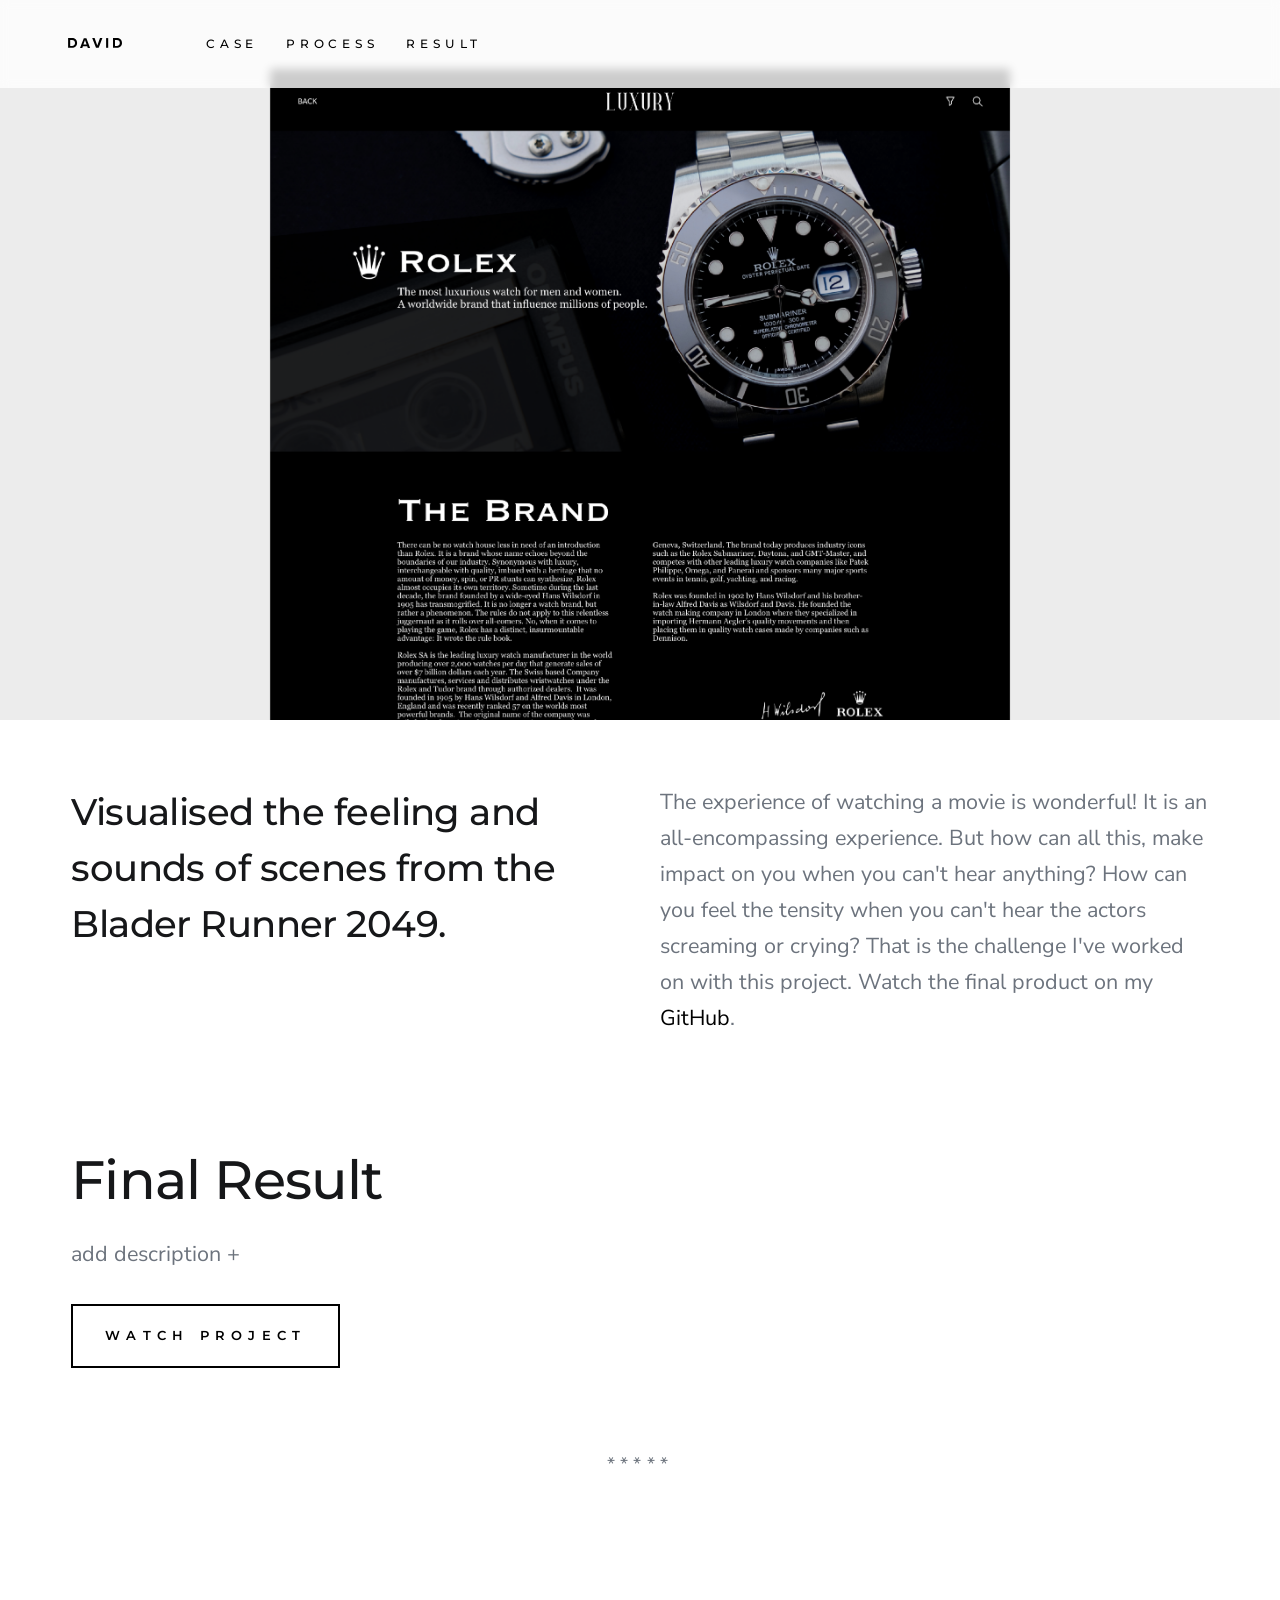
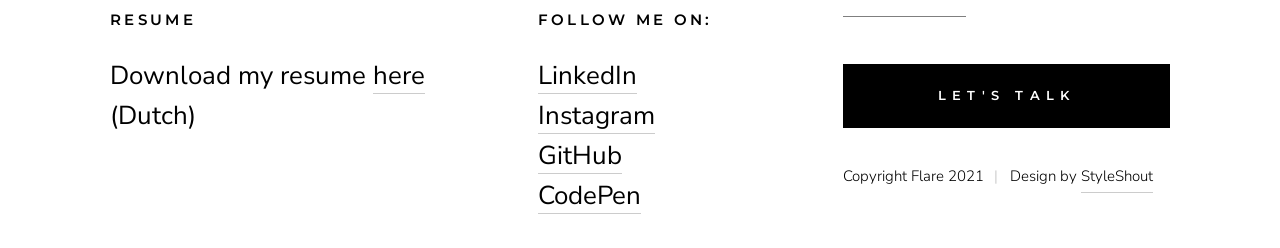
<file: c-colorGrid.html>
<!DOCTYPE html>
<html class="no-js" lang="en">
<head>

    <!--- basic page needs
    ================================================== -->
    <meta charset="utf-8">
    <title>David van Rumpt | Portfolio </title>
    <meta name="description" content="">
    <meta name="author" content="">

    <!-- mobile specific metas
    ================================================== -->
    <meta name="viewport" content="width=device-width, initial-scale=1">

    <!-- CSS
    ================================================== -->
    <link rel="stylesheet" href="css/styles.css">
    <link rel="stylesheet" href="css/vendor.css">

    <!-- script
    ================================================== -->
    <script src="js/modernizr.js"></script>
    <script defer src="js/fontawesome/all.min.js"></script>

    <!-- favicons
    ================================================== -->
    <link rel="apple-touch-icon" sizes="180x180" href="img/icons/favicon/favicon-180x180.png">
    <link rel="icon" type="image/png" sizes="32x32" href="img/icons/favicon/favicon-32x32.png">
    <link rel="icon" type="image/png" sizes="16x16" href="img/icons/favicon/favicon-16x16.png">
    <link rel="manifest" href="site.webmanifest">

</head>

<body>

    <!-- preloader
    ================================================== -->
    <div id="preloader">
        <div id="loader" class="dots-fade">
            <div></div>
            <div></div>
            <div></div>
        </div>
    </div>


    <!-- header
    ================================================== -->
    <header class="s-header">

        <div class="s-header__logo">
            <a href="index.html">
                <img src="img/icons/david-title.svg" alt="Homepage">
            </a>
        </div>

        <div class="s-header__content">
            <nav class="s-header__nav-wrap">
                <ul class="s-header__nav">
                    <!-- <li><a class="smoothscroll" href="#hero" title="Intro">Home</a></li> -->
                    <li><a class="smoothscroll" href="#case" title="Case">Case</a></li>
                    <li><a class="smoothscroll" href="#process" title="Process">Process</a></li>
                    <li><a class="smoothscroll" href="#result" title="Result">Result</a></li>
                </ul>
            </nav> <!-- end s-header__nav-wrap -->
        </div> <!-- end header-content -->

        <a class="s-header__menu-toggle" href="#0"><span>Menu</span></a>
    </header> <!-- end s-header -->


    <!-- hero
    ================================================== -->
    <section id="hero" class="s-hero target-section">
        <img src="img/homepage/c-colorGrid.png" alt="">
    </section> <!-- end s-hero -->


    <!-- content
    ================================================== -->
    <section id="case" class="s-case">
        <div class="row">
            <div class="column large-6 w-900-stack">
                <h1 class="display-1" data-aos="fade-up">
                    Visualised the feeling and sounds of scenes from the Blader Runner 2049.
                </h1>
            </div>
            <div class="column large-6 w-900-stack">
                <p class="lead" data-aos="fade-up">
                    The experience of watching a movie is wonderful! It is an
                    all-encompassing experience. But how can all this, make impact on you when you can't hear anything?
                    How can you feel the tensity when you can't hear the actors screaming or crying? That is the challenge I've worked on with this project. 
                    Watch the final product on my <a href="https://github.com/davidvanr21/web-typography-20-21" target="_blank">GitHub</a>.
                </p>
            </div>
        </div>
    </section>

       
    <section id="result" class="s-result">
    <div class="row">
        <div class="column large-12 intro">
            <h1>Final Result</h1>
            <p class="lead"> add description +
            </p>
            <a class="btn btn--primary" href="https://github.com/davidvanr21/web-typography-20-21" target="_blank">Watch Project</a>
            <hr class="fancy">
        </div>
    </div> <!-- end row -->
    </section>


    <!-- FOOTER
    ================================================== -->
    <footer class="s-footer">
        <div class="row row-y-top">

            <div class="column large-8 medium-12">
                <div class="row">
                    <div class="column large-7 tab-12 s-footer__block">
                        <h4 class="h6">Resume</h4>
        
                        <p>
                        Download my resume <a href="img/homepage/CurriculumVitae-DavidvanRumpt-2021.pdf" target="_blank">here</a> (Dutch)
                        </p>
                    </div>
        
                    <div class="column large-5 tab-12 s-footer__block">
                        <h4 class="h6">Follow me on:</h4 class="h6">
        
                        <ul class="s-footer__list">
                            <li><a href="https://www.linkedin.com/in/david-van-rumpt-b5a846180/" target="_blank">LinkedIn</a></li>
                            <li><a href="https://www.instagram.com/brandstov/" target="_blank">Instagram</a></li>
                            <li><a href="https://github.com/davidvanr21?tab=repositories" target="_blank">GitHub</a></li>
                            <li><a href="https://codepen.io/davidvanr21" target="_blank">CodePen</a></li>
                        </ul>
                    </div>
                </div>
            </div>

            <div class="column large-4 medium-12 s-footer__block--end">
                <a href="mailto:davidvanrumpt@gmail.com" class="btn h-full-width">Let's Talk</a>

                <div class="ss-copyright">
                    <span>Copyright Flare 2021</span> 
                    <span>Design by <a href="https://www.styleshout.com/" target="_blank">StyleShout</a></span>
                </div>
            </div>
        </div>
    </footer>

    <!-- Java Script
    ================================================== -->
    <script src="js/jquery-3.2.1.min.js"></script>
    <script src="js/plugins.js"></script>
    <script src="js/main.js"></script>

</body>

</html>
</file>
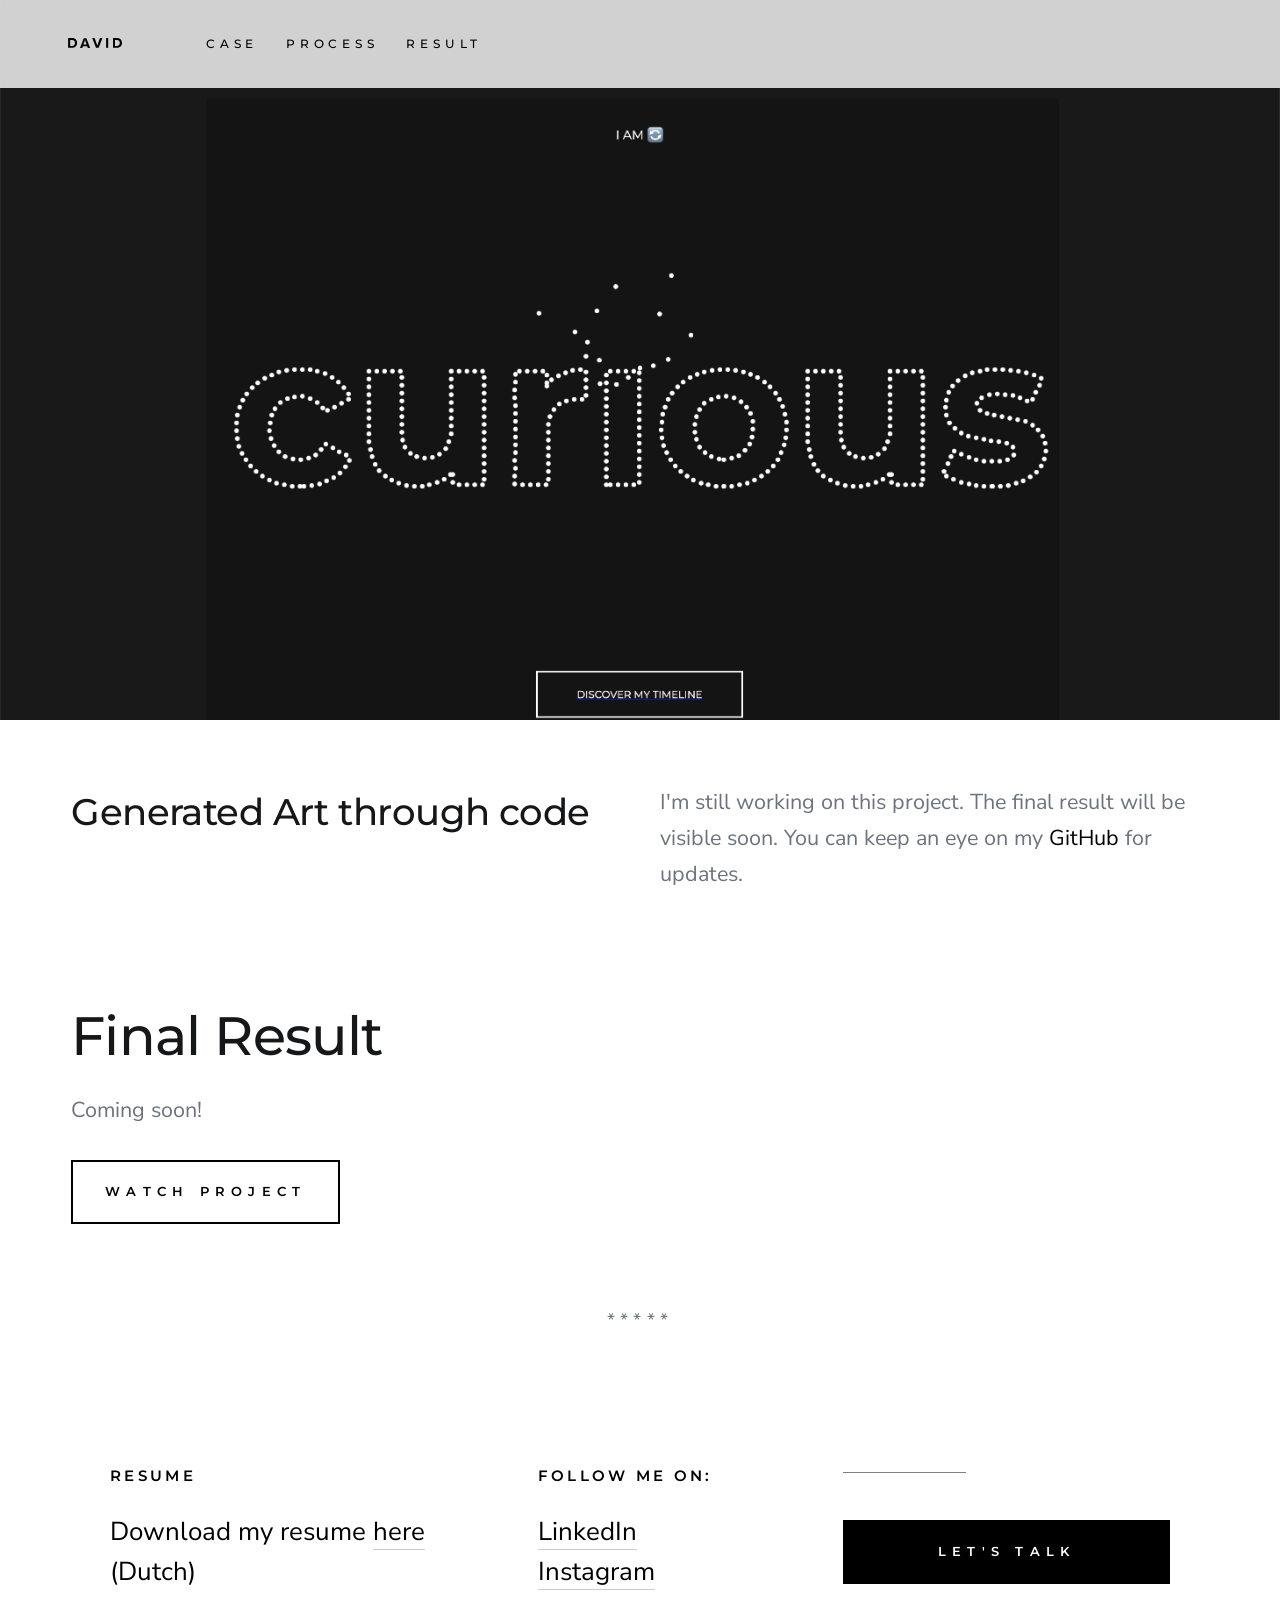
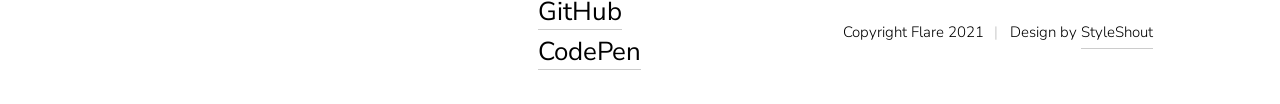
<file: c-generativeArt.html>
<!DOCTYPE html>
<html class="no-js" lang="en">
<head>

    <!--- basic page needs
    ================================================== -->
    <meta charset="utf-8">
    <title>David van Rumpt | Portfolio </title>
    <meta name="description" content="">
    <meta name="author" content="">

    <!-- mobile specific metas
    ================================================== -->
    <meta name="viewport" content="width=device-width, initial-scale=1">

    <!-- CSS
    ================================================== -->
    <link rel="stylesheet" href="css/styles.css">
    <link rel="stylesheet" href="css/vendor.css">

    <!-- script
    ================================================== -->
    <script src="js/modernizr.js"></script>
    <script defer src="js/fontawesome/all.min.js"></script>

    <!-- favicons
    ================================================== -->
    <link rel="apple-touch-icon" sizes="180x180" href="img/icons/favicon/favicon-180x180.png">
    <link rel="icon" type="image/png" sizes="32x32" href="img/icons/favicon/favicon-32x32.png">
    <link rel="icon" type="image/png" sizes="16x16" href="img/icons/favicon/favicon-16x16.png">
    <link rel="manifest" href="site.webmanifest">

</head>

<body>

    <!-- preloader
    ================================================== -->
    <div id="preloader">
        <div id="loader" class="dots-fade">
            <div></div>
            <div></div>
            <div></div>
        </div>
    </div>


    <!-- header
    ================================================== -->
    <header class="s-header">

        <div class="s-header__logo">
            <a href="index.html">
                <img src="img/icons/david-title.svg" alt="Homepage">
            </a>
        </div>

        <div class="s-header__content">
            <nav class="s-header__nav-wrap">
                <ul class="s-header__nav">
                    <!-- <li><a class="smoothscroll" href="#hero" title="Intro">Home</a></li> -->
                    <li><a class="smoothscroll" href="#case" title="Case">Case</a></li>
                    <li><a class="smoothscroll" href="#process" title="Process">Process</a></li>
                    <li><a class="smoothscroll" href="#result" title="Result">Result</a></li>
                </ul>
            </nav> <!-- end s-header__nav-wrap -->
        </div> <!-- end header-content -->

        <a class="s-header__menu-toggle" href="#0"><span>Menu</span></a>
    </header> <!-- end s-header -->


    <!-- hero
    ================================================== -->
    <section id="hero" class="s-hero target-section">
        <img src="img/homepage/c-generativeArt.png" alt="">
    </section> <!-- end s-hero -->


    <!-- content
    ================================================== -->
    <section id="case" class="s-case">
        <div class="row">
            <div class="column large-6 w-900-stack">
                <h1 class="display-1" data-aos="fade-up">
                    Generated Art through code
                </h1>
            </div>
            <div class="column large-6 w-900-stack">
                <p class="lead" data-aos="fade-up">
                    I'm still working on this project. The final result will be visible soon.
                    You can keep an eye on my <a href="https://github.com/davidvanr21/generative-art">GitHub</a> for updates.
                </p>
            </div>
        </div>
    </section>
    
    <section id="result" class="s-result">
    <div class="row">
        <div class="column large-12 intro">
            <h1>Final Result</h1>
            <p class="lead">Coming soon!
            </p>
            <a class="btn btn--primary" href="https://github.com/davidvanr21/generative-art" target="_blank">Watch Project</a>
            <hr class="fancy">
        </div>
    </div> <!-- end row -->
    </section>


    <!-- FOOTER
    ================================================== -->
    <footer class="s-footer">
        <div class="row row-y-top">

            <div class="column large-8 medium-12">
                <div class="row">
                    <div class="column large-7 tab-12 s-footer__block">
                        <h4 class="h6">Resume</h4>
        
                        <p>
                        Download my resume <a href="img/homepage/CurriculumVitae-DavidvanRumpt-2021.pdf" target="_blank">here</a> (Dutch)
                        </p>
                    </div>
        
                    <div class="column large-5 tab-12 s-footer__block">
                        <h4 class="h6">Follow me on:</h4 class="h6">
        
                        <ul class="s-footer__list">
                            <li><a href="https://www.linkedin.com/in/david-van-rumpt-b5a846180/" target="_blank">LinkedIn</a></li>
                            <li><a href="https://www.instagram.com/brandstov/" target="_blank">Instagram</a></li>
                            <li><a href="https://github.com/davidvanr21?tab=repositories" target="_blank">GitHub</a></li>
                            <li><a href="https://codepen.io/davidvanr21" target="_blank">CodePen</a></li>
                        </ul>
                    </div>
                </div>
            </div>

            <div class="column large-4 medium-12 s-footer__block--end">
                <a href="mailto:davidvanrumpt@gmail.com" class="btn h-full-width">Let's Talk</a>

                <div class="ss-copyright">
                    <span>Copyright Flare 2021</span> 
                    <span>Design by <a href="https://www.styleshout.com/" target="_blank">StyleShout</a></span>
                </div>
            </div>
        </div>
    </footer>

    <!-- Java Script
    ================================================== -->
    <script src="js/jquery-3.2.1.min.js"></script>
    <script src="js/plugins.js"></script>
    <script src="js/main.js"></script>

</body>

</html>
</file>
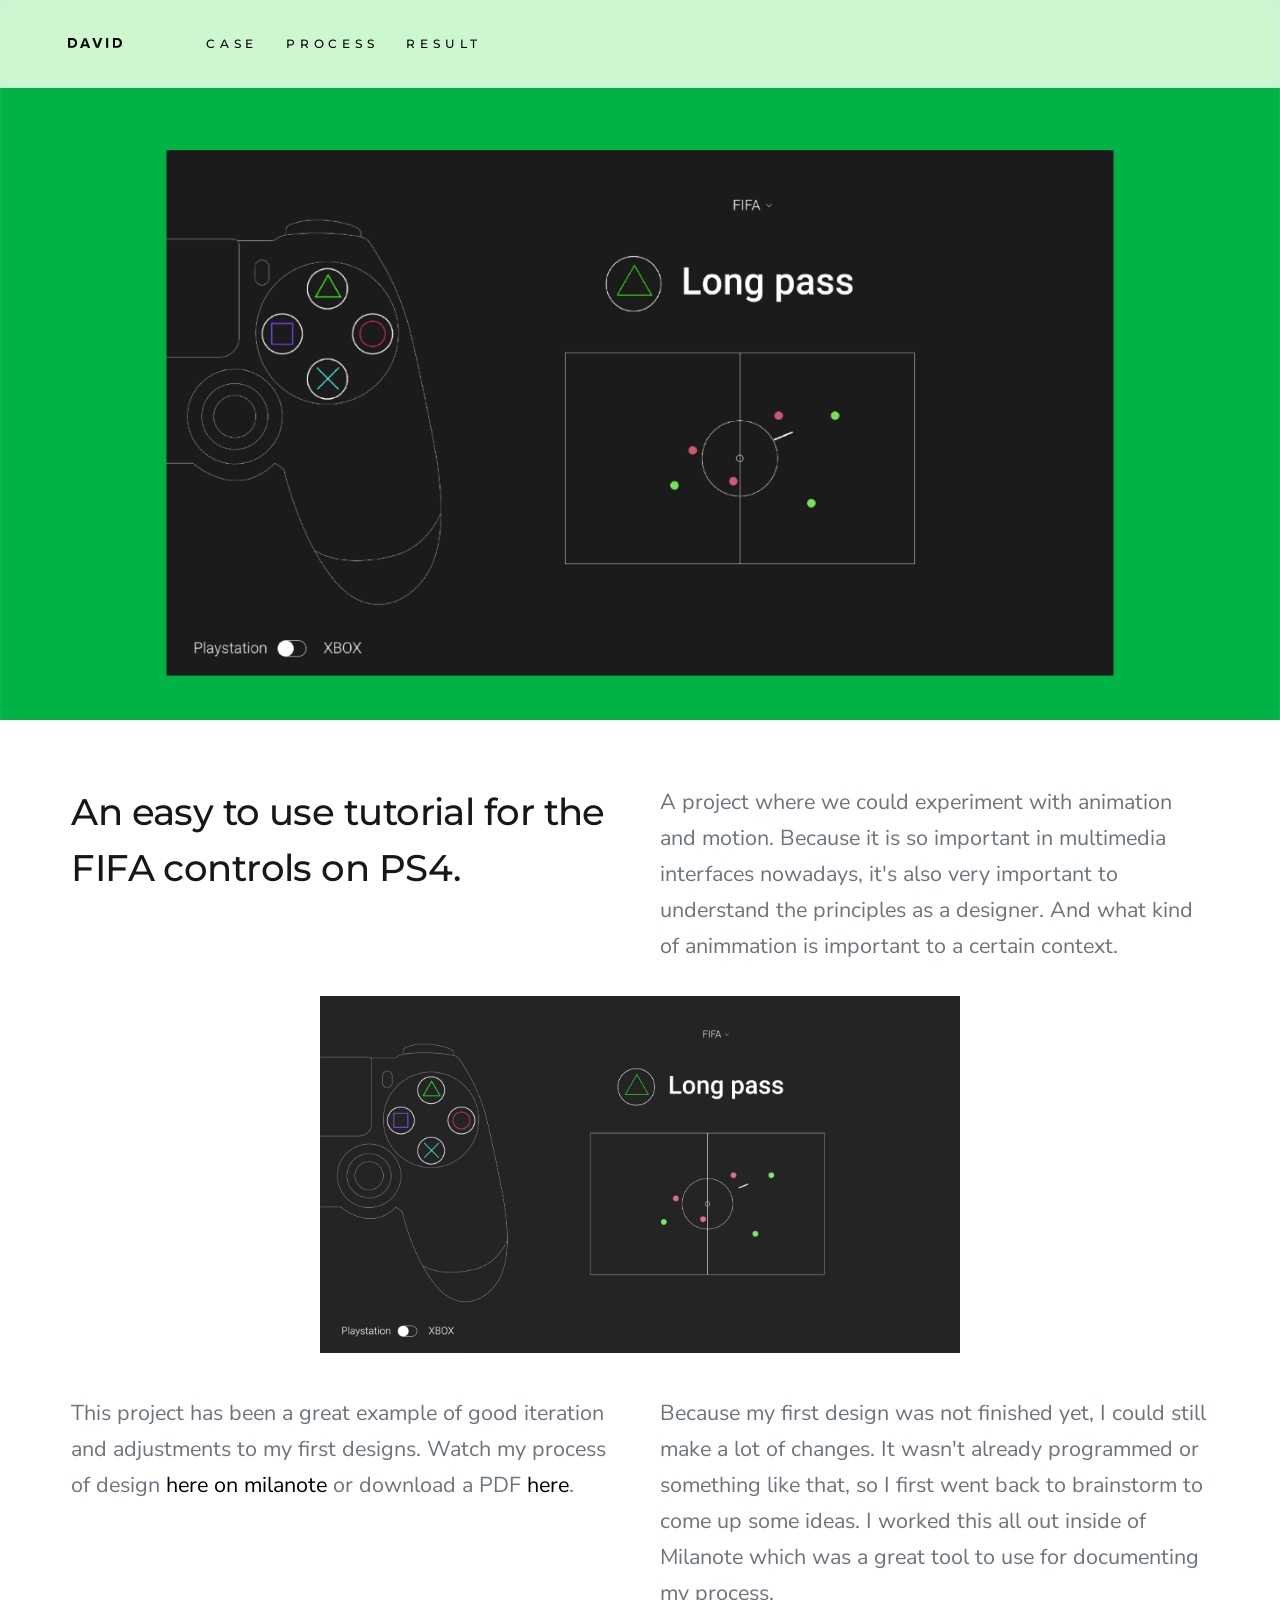
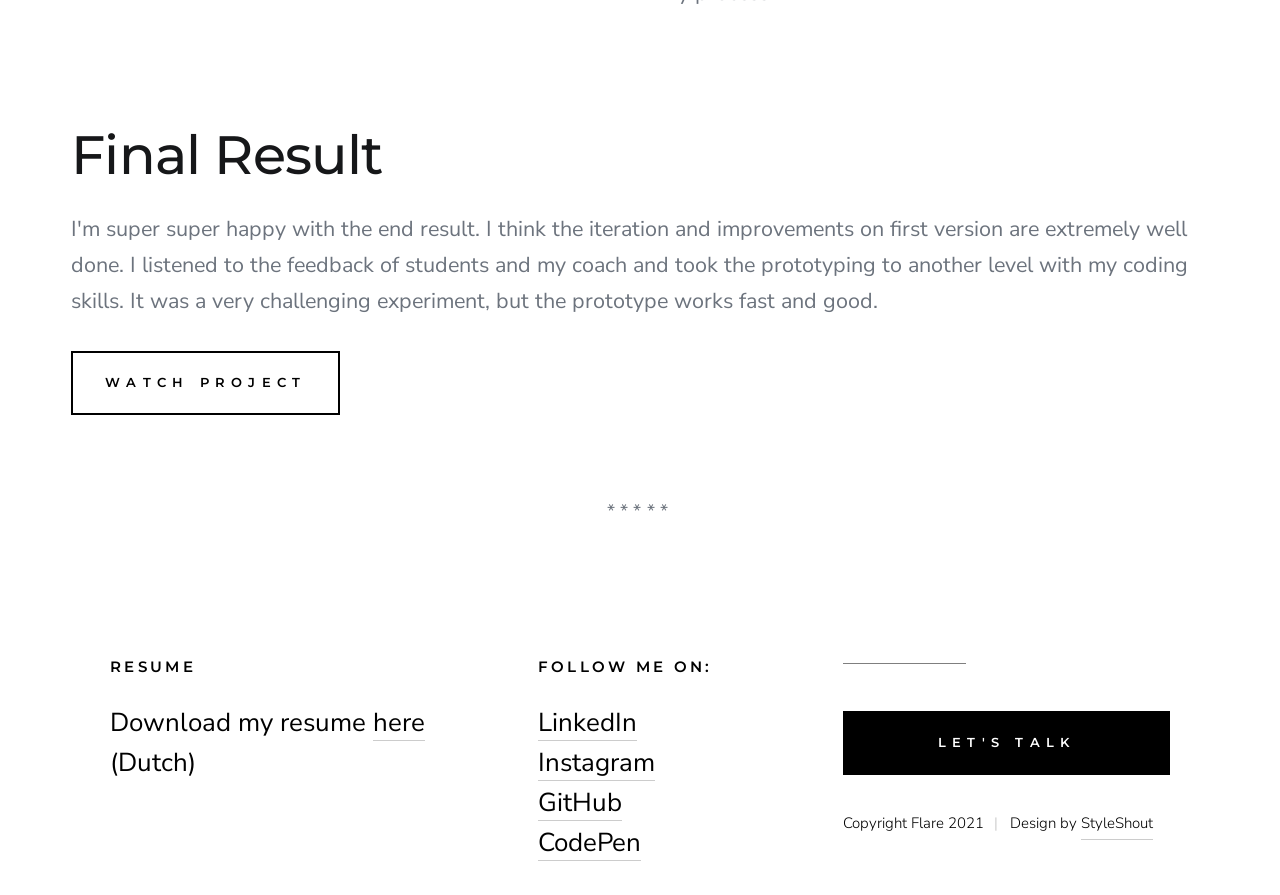
<file: c-interfaceMotion.html>
<!DOCTYPE html>
<html class="no-js" lang="en">
<head>

    <!--- basic page needs
    ================================================== -->
    <meta charset="utf-8">
    <title>David van Rumpt | Portfolio </title>
    <meta name="description" content="">
    <meta name="author" content="">

    <!-- mobile specific metas
    ================================================== -->
    <meta name="viewport" content="width=device-width, initial-scale=1">

    <!-- CSS
    ================================================== -->
    <link rel="stylesheet" href="css/styles.css">
    <link rel="stylesheet" href="css/vendor.css">

    <!-- script
    ================================================== -->
    <script src="js/modernizr.js"></script>
    <script defer src="js/fontawesome/all.min.js"></script>

    <!-- favicons
    ================================================== -->
    <link rel="apple-touch-icon" sizes="180x180" href="img/icons/favicon/favicon-180x180.png">
    <link rel="icon" type="image/png" sizes="32x32" href="img/icons/favicon/favicon-32x32.png">
    <link rel="icon" type="image/png" sizes="16x16" href="img/icons/favicon/favicon-16x16.png">
    <link rel="manifest" href="site.webmanifest">

</head>

<body>

    <!-- preloader
    ================================================== -->
    <div id="preloader">
        <div id="loader" class="dots-fade">
            <div></div>
            <div></div>
            <div></div>
        </div>
    </div>


    <!-- header
    ================================================== -->
    <header class="s-header">

        <div class="s-header__logo">
            <a href="index.html">
                <img src="img/icons/david-title.svg" alt="Homepage">
            </a>
        </div>

        <div class="s-header__content">
            <nav class="s-header__nav-wrap">
                <ul class="s-header__nav">
                    <!-- <li><a class="smoothscroll" href="#hero" title="Intro">Home</a></li> -->
                    <li><a class="smoothscroll" href="#case" title="Case">Case</a></li>
                    <li><a class="smoothscroll" href="#process" title="Process">Process</a></li>
                    <li><a class="smoothscroll" href="#result" title="Result">Result</a></li>
                </ul>
            </nav> <!-- end s-header__nav-wrap -->
        </div> <!-- end header-content -->

        <a class="s-header__menu-toggle" href="#0"><span>Menu</span></a>
    </header> <!-- end s-header -->


    <!-- hero
    ================================================== -->
    <section id="hero" class="s-hero target-section">
        <img src="img/homepage/c-interfaceMotion.png" alt="">
    </section> <!-- end s-hero -->


    <!-- content
    ================================================== -->
    <section id="case" class="s-case">
        <div class="row">
            <div class="column large-6 w-900-stack">
                <h1 class="display-1" data-aos="fade-up">
                    An easy to use tutorial for the FIFA controls on PS4.
                </h1>
            </div>
            <div class="column large-6 w-900-stack">
                <p class="lead" data-aos="fade-up">
                    A project where we could experiment with animation and motion. Because it is so important in multimedia
                    interfaces nowadays, it's also very important to understand the principles as a designer. And what kind of 
                    animmation is important to a certain context. 
                </p>
            </div>
        </div>

        <img src="img/work/c-interfaceMotion/conceptV1.png" alt="image of conceptV1" class="alignImgMiddle" id="imgMotion1">
    </section>

    <section id="process" class="s-process">
        <div class="row">
            <div class="column large-6 w-900-stack">
                <p class="lead" data-aos="fade-up">
                    This project has been a great example of good iteration and adjustments to my first designs. 
                    Watch my process of design <a href="https://app.milanote.com/1LIAOe1nEAM6dB?p=boVdPjWahTB" target="_blank">here on milanote</a>
                    or download a PDF <a href="img/work/c-interfaceMotion/i&b_finalDocumentation.pdf" target="_blank">here</a>.
                </p>
            </div>
            <div class="column large-6 w-900-stack">
                <p class="lead" data-aos="fade-up">
                    Because my first design was not finished yet, I could still make a lot of changes. It wasn't already 
                    programmed or something like that, so I first went back to brainstorm to come up some ideas. I worked this
                    all out inside of Milanote which was a great tool to use for documenting my process.
                </p>
            </div>
        </div>
    </section>

    <section id="result" class="s-result">
    <div class="row">
        <div class="column large-12 intro">
            <h1>Final Result</h1>
            <p class="lead">I'm super super happy with the end result. I think the iteration and improvements on first 
                version are extremely well done. I listened to the feedback of students and my coach and took the
                prototyping to another level with my coding skills. It was a very challenging experiment, but the prototype
                works fast and good.
            </p>
            <a class="btn btn--primary" href="https://davidvanr21.github.io/interfaceBeweging/" target="_blank">Watch Project</a>
            <hr class="fancy">
        </div>
    </div> <!-- end row -->
    </section>


    <!-- FOOTER
    ================================================== -->
    <footer class="s-footer">
        <div class="row row-y-top">

            <div class="column large-8 medium-12">
                <div class="row">
                    <div class="column large-7 tab-12 s-footer__block">
                        <h4 class="h6">Resume</h4>
        
                        <p>
                        Download my resume <a href="img/homepage/CurriculumVitae-DavidvanRumpt-2021.pdf" target="_blank">here</a> (Dutch)
                        </p>
                    </div>
        
                    <div class="column large-5 tab-12 s-footer__block">
                        <h4 class="h6">Follow me on:</h4 class="h6">
        
                        <ul class="s-footer__list">
                            <li><a href="https://www.linkedin.com/in/david-van-rumpt-b5a846180/" target="_blank">LinkedIn</a></li>
                            <li><a href="https://www.instagram.com/brandstov/" target="_blank">Instagram</a></li>
                            <li><a href="https://github.com/davidvanr21?tab=repositories" target="_blank">GitHub</a></li>
                            <li><a href="https://codepen.io/davidvanr21" target="_blank">CodePen</a></li>
                        </ul>
                    </div>
                </div>
            </div>

            <div class="column large-4 medium-12 s-footer__block--end">
                <a href="mailto:davidvanrumpt@gmail.com" class="btn h-full-width">Let's Talk</a>

                <div class="ss-copyright">
                    <span>Copyright Flare 2021</span> 
                    <span>Design by <a href="https://www.styleshout.com/" target="_blank">StyleShout</a></span>
                </div>
            </div>
        </div>
    </footer>

    <!-- Java Script
    ================================================== -->
    <script src="js/jquery-3.2.1.min.js"></script>
    <script src="js/plugins.js"></script>
    <script src="js/main.js"></script>

</body>

</html>
</file>
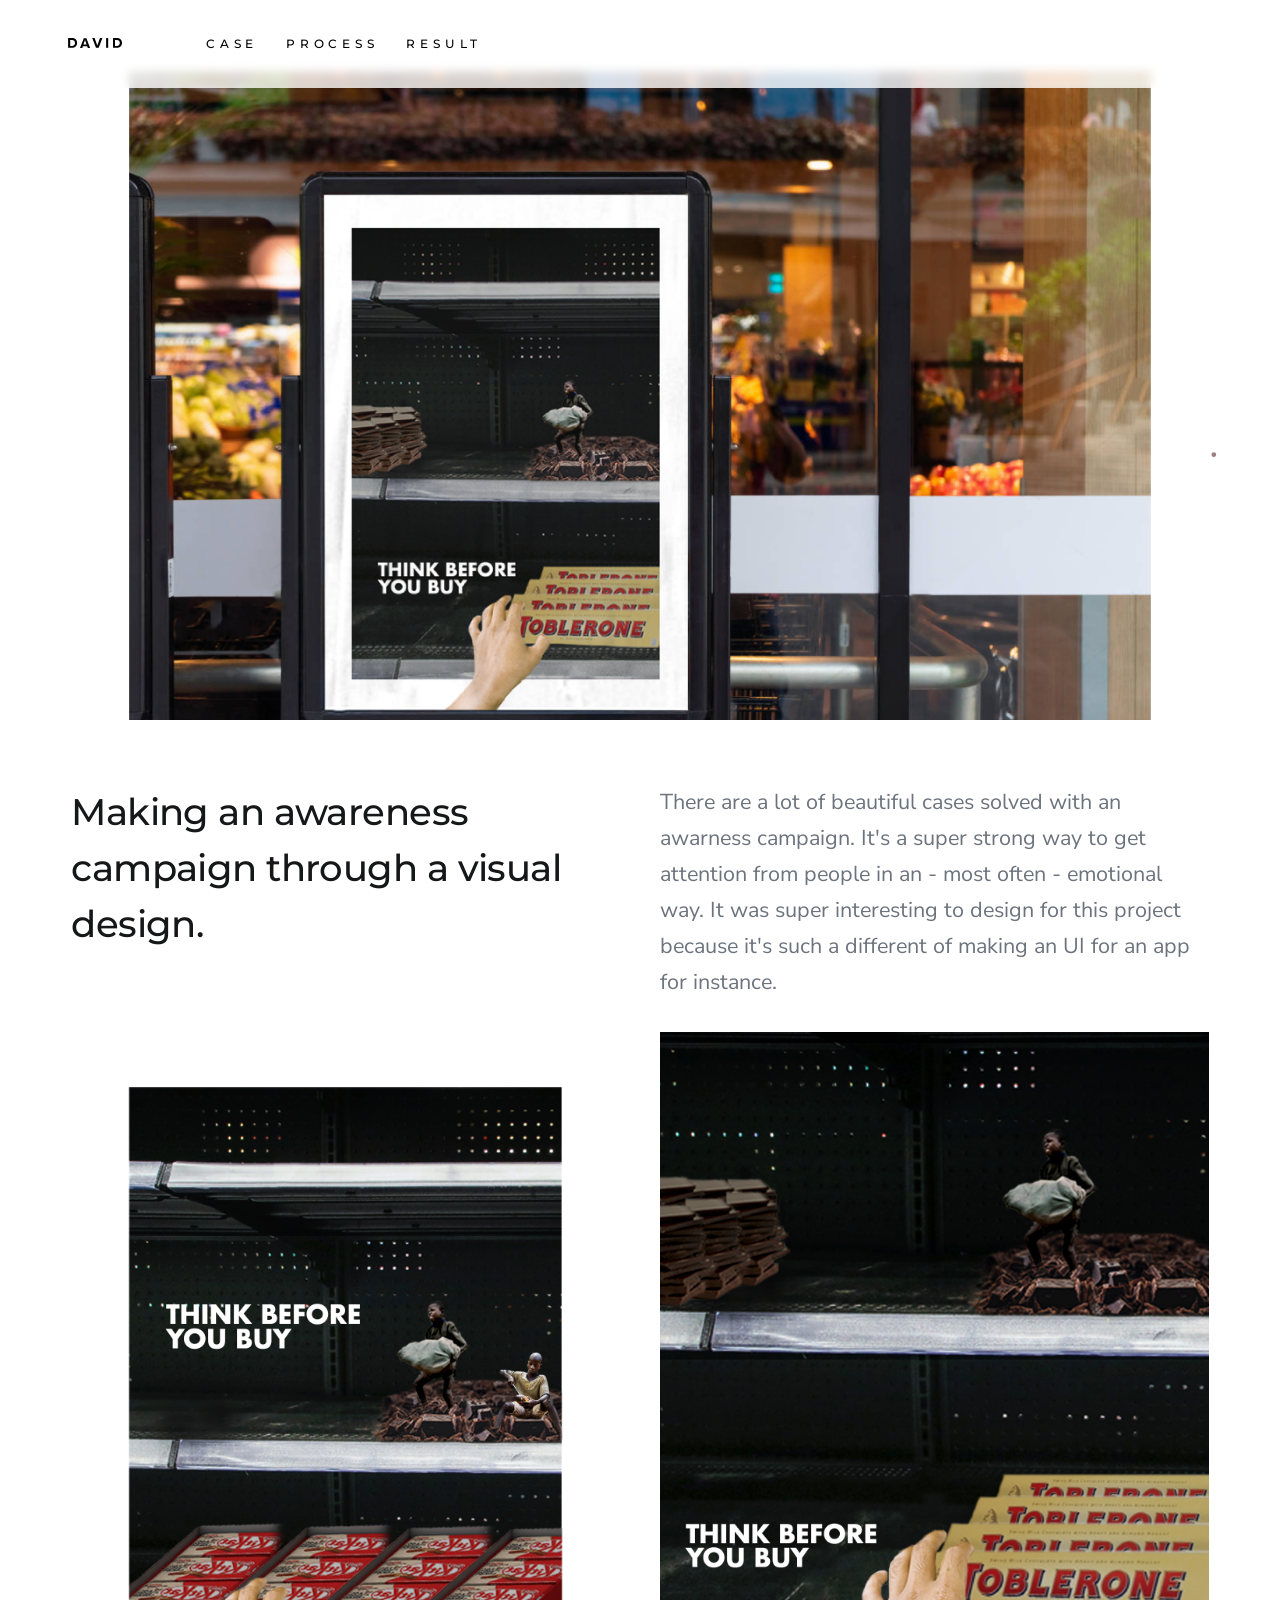
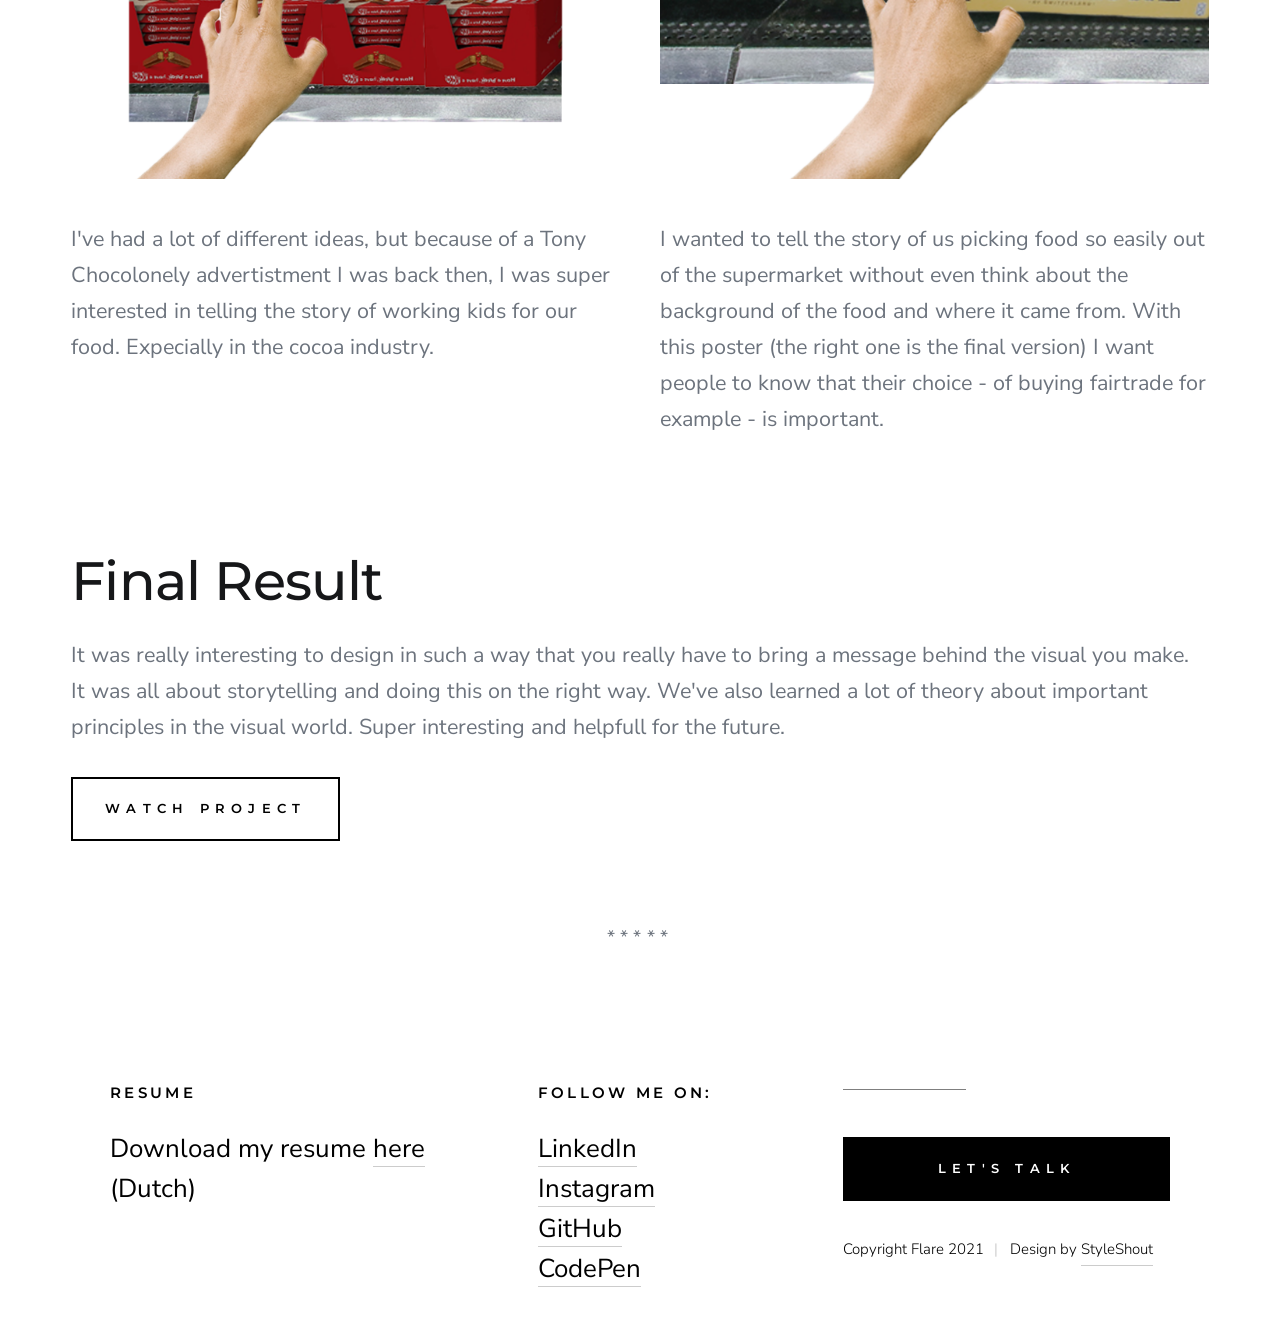
<file: c-visual.html>
<!DOCTYPE html>
<html class="no-js" lang="en">
<head>

    <!--- basic page needs
    ================================================== -->
    <meta charset="utf-8">
    <title>David van Rumpt | Portfolio </title>
    <meta name="description" content="">
    <meta name="author" content="">

    <!-- mobile specific metas
    ================================================== -->
    <meta name="viewport" content="width=device-width, initial-scale=1">

    <!-- CSS
    ================================================== -->
    <link rel="stylesheet" href="css/styles.css">
    <link rel="stylesheet" href="css/vendor.css">

    <!-- script
    ================================================== -->
    <script src="js/modernizr.js"></script>
    <script defer src="js/fontawesome/all.min.js"></script>

    <!-- favicons
    ================================================== -->
    <link rel="apple-touch-icon" sizes="180x180" href="img/icons/favicon/favicon-180x180.png">
    <link rel="icon" type="image/png" sizes="32x32" href="img/icons/favicon/favicon-32x32.png">
    <link rel="icon" type="image/png" sizes="16x16" href="img/icons/favicon/favicon-16x16.png">
    <link rel="manifest" href="site.webmanifest">

</head>

<body>

    <!-- preloader
    ================================================== -->
    <div id="preloader">
        <div id="loader" class="dots-fade">
            <div></div>
            <div></div>
            <div></div>
        </div>
    </div>

    <!-- header
    ================================================== -->
    <header class="s-header">

        <div class="s-header__logo">
            <a href="index.html">
                <img src="img/icons/david-title.svg" alt="Homepage">
            </a>
        </div>

        <div class="s-header__content">
    
            <nav class="s-header__nav-wrap">
                <ul class="s-header__nav">
                    <!-- <li><a class="smoothscroll" href="#hero" title="Intro">Home</a></li> -->
                    <li><a class="smoothscroll" href="#case" title="Case">Case</a></li>
                    <li><a class="smoothscroll" href="#process" title="Process">Process</a></li>
                    <li><a class="smoothscroll" href="#result" title="Result">Result</a></li>
                </ul>
            </nav> <!-- end s-header__nav-wrap -->
        </div> <!-- end header-content -->
        <a class="s-header__menu-toggle" href="#0"><span>Menu</span></a>
    </header> <!-- end s-header -->


    <!-- hero
    ================================================== -->
    <section id="hero" class="s-hero target-section">
        <img src="img/homepage/c-visual.png" alt="">
    </section> <!-- end s-hero -->

    <!-- content
    ================================================== -->
    <section id="case" class="s-case">
        <div class="row">
            <div class="column large-6 w-900-stack">
                <h1 class="display-1" data-aos="fade-up">
                     Making an awareness campaign through a visual design.
                </h1>
            </div>
            <div class="column large-6 w-900-stack">
                <p class="lead" data-aos="fade-up">
                    There are a lot of beautiful cases solved with an awarness campaign. It's a super strong way
                    to get attention from people in an - most often - emotional way. It was super interesting to
                    design for this project because it's such a different of making an UI for an app for instance.
                </p>
            </div>
        </div>
    </section>

    <section id="process" class="s-process">
        <div class="row">
            <div class="column large-6 w-900-stack">
                <img src="img/work/c-visual/TBYB-visual-kitkat.png" alt="">
            </div>
            <div class="column large-6 w-900-stack">
                <img src="img/work/c-visual/TBYB-visual-tob.png" alt="">
            </div>
        </div>
    </section>

    <section id="process" class="s-process">
        <div class="row">
            <div class="column large-6 w-900-stack">
                <p class="lead" data-aos="fade-up">
                I've had a lot of different ideas, but because of a Tony Chocolonely advertistment I was back then, I 
                was super interested in telling the story of working kids for our food. Expecially in the cocoa industry.
                </p>
            </div>
            <div class="column large-6 w-900-stack">
                <p class="lead" data-aos="fade-up">
                I wanted to tell the story of us picking food so easily out of the supermarket without even think about 
                the background of the food and where it came from. With this poster (the right one is the final version) I
                want people to know that their choice - of buying fairtrade for example - is important. 
                </p>
            </div>
        </div>
    </section>
    
    <section id="result" class="s-result">
    <div class="row">
        <div class="column large-12 intro">
            <h1>Final Result</h1>
            <p class="lead">
                It was really interesting to design in such a way that you really have to bring a message behind the 
                visual you make. It was all about storytelling and doing this on the right way. We've also learned
                a lot of theory about important principles in the visual world. Super interesting and helpfull for the future.
            </p>
            <a class="btn btn--primary" href="img/work/c-visual/TBYB-visual-tob.png" target="_blank">Watch Project</a>
            <hr class="fancy">
        </div>
    </div> <!-- end row -->
    </section>


    <!-- FOOTER
    ================================================== -->
    <footer class="s-footer">
        <div class="row row-y-top">

            <div class="column large-8 medium-12">
                <div class="row">
                    <div class="column large-7 tab-12 s-footer__block">
                        <h4 class="h6">Resume</h4>
        
                        <p>
                        Download my resume <a href="img/homepage/CurriculumVitae-DavidvanRumpt-2021.pdf" target="_blank">here</a> (Dutch)
                        </p>
                    </div>
        
                    <div class="column large-5 tab-12 s-footer__block">
                        <h4 class="h6">Follow me on:</h4 class="h6">
        
                        <ul class="s-footer__list">
                            <li><a href="https://www.linkedin.com/in/david-van-rumpt-b5a846180/" target="_blank">LinkedIn</a></li>
                            <li><a href="https://www.instagram.com/brandstov/" target="_blank">Instagram</a></li>
                            <li><a href="https://github.com/davidvanr21?tab=repositories" target="_blank">GitHub</a></li>
                            <li><a href="https://codepen.io/davidvanr21" target="_blank">CodePen</a></li>
                        </ul>
                    </div>
                </div>
            </div>

            <div class="column large-4 medium-12 s-footer__block--end">
                <a href="mailto:davidvanrumpt@gmail.com" class="btn h-full-width">Let's Talk</a>

                <div class="ss-copyright">
                    <span>Copyright Flare 2021</span> 
                    <span>Design by <a href="https://www.styleshout.com/" target="_blank">StyleShout</a></span>
                </div>
            </div>
        </div>
    </footer>
    


    <!-- Java Script
    ================================================== -->
    <script src="js/jquery-3.2.1.min.js"></script>
    <script src="js/plugins.js"></script>
    <script src="js/main.js"></script>

</body>

</html>
</file>
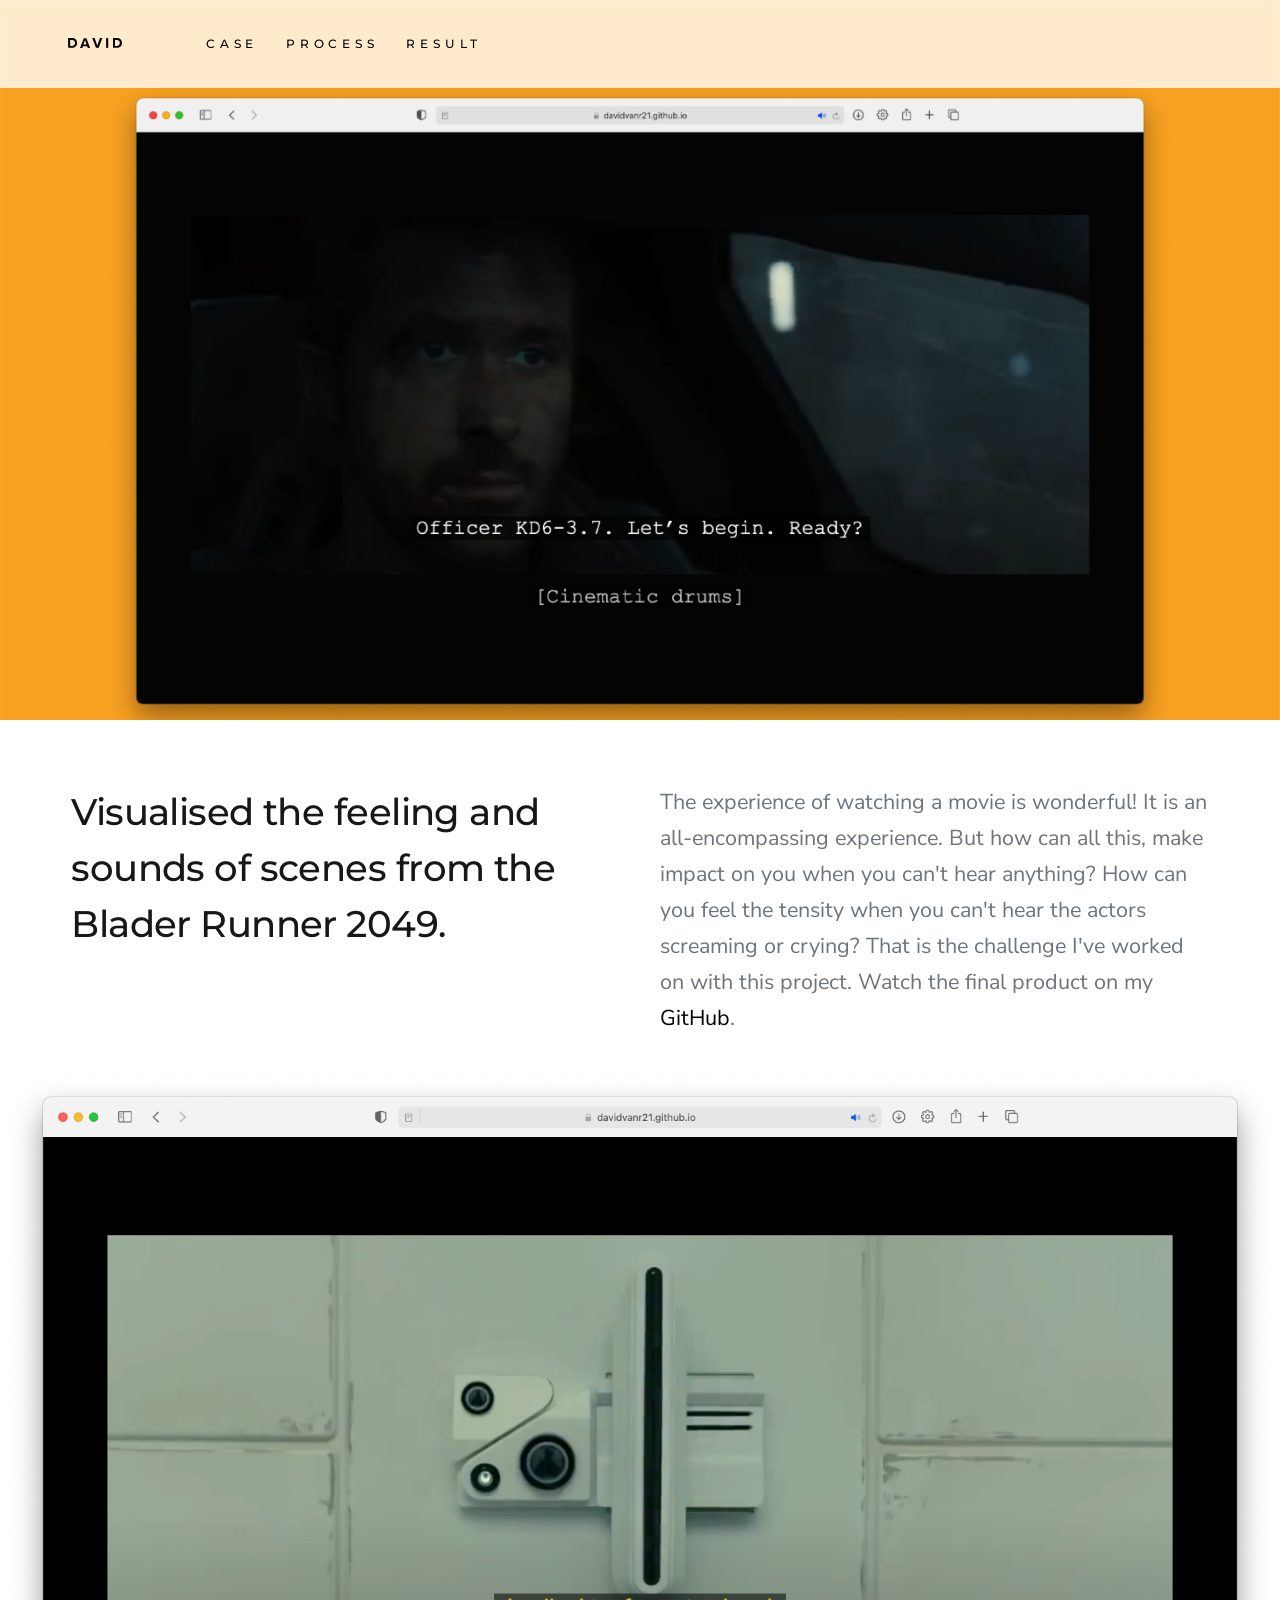
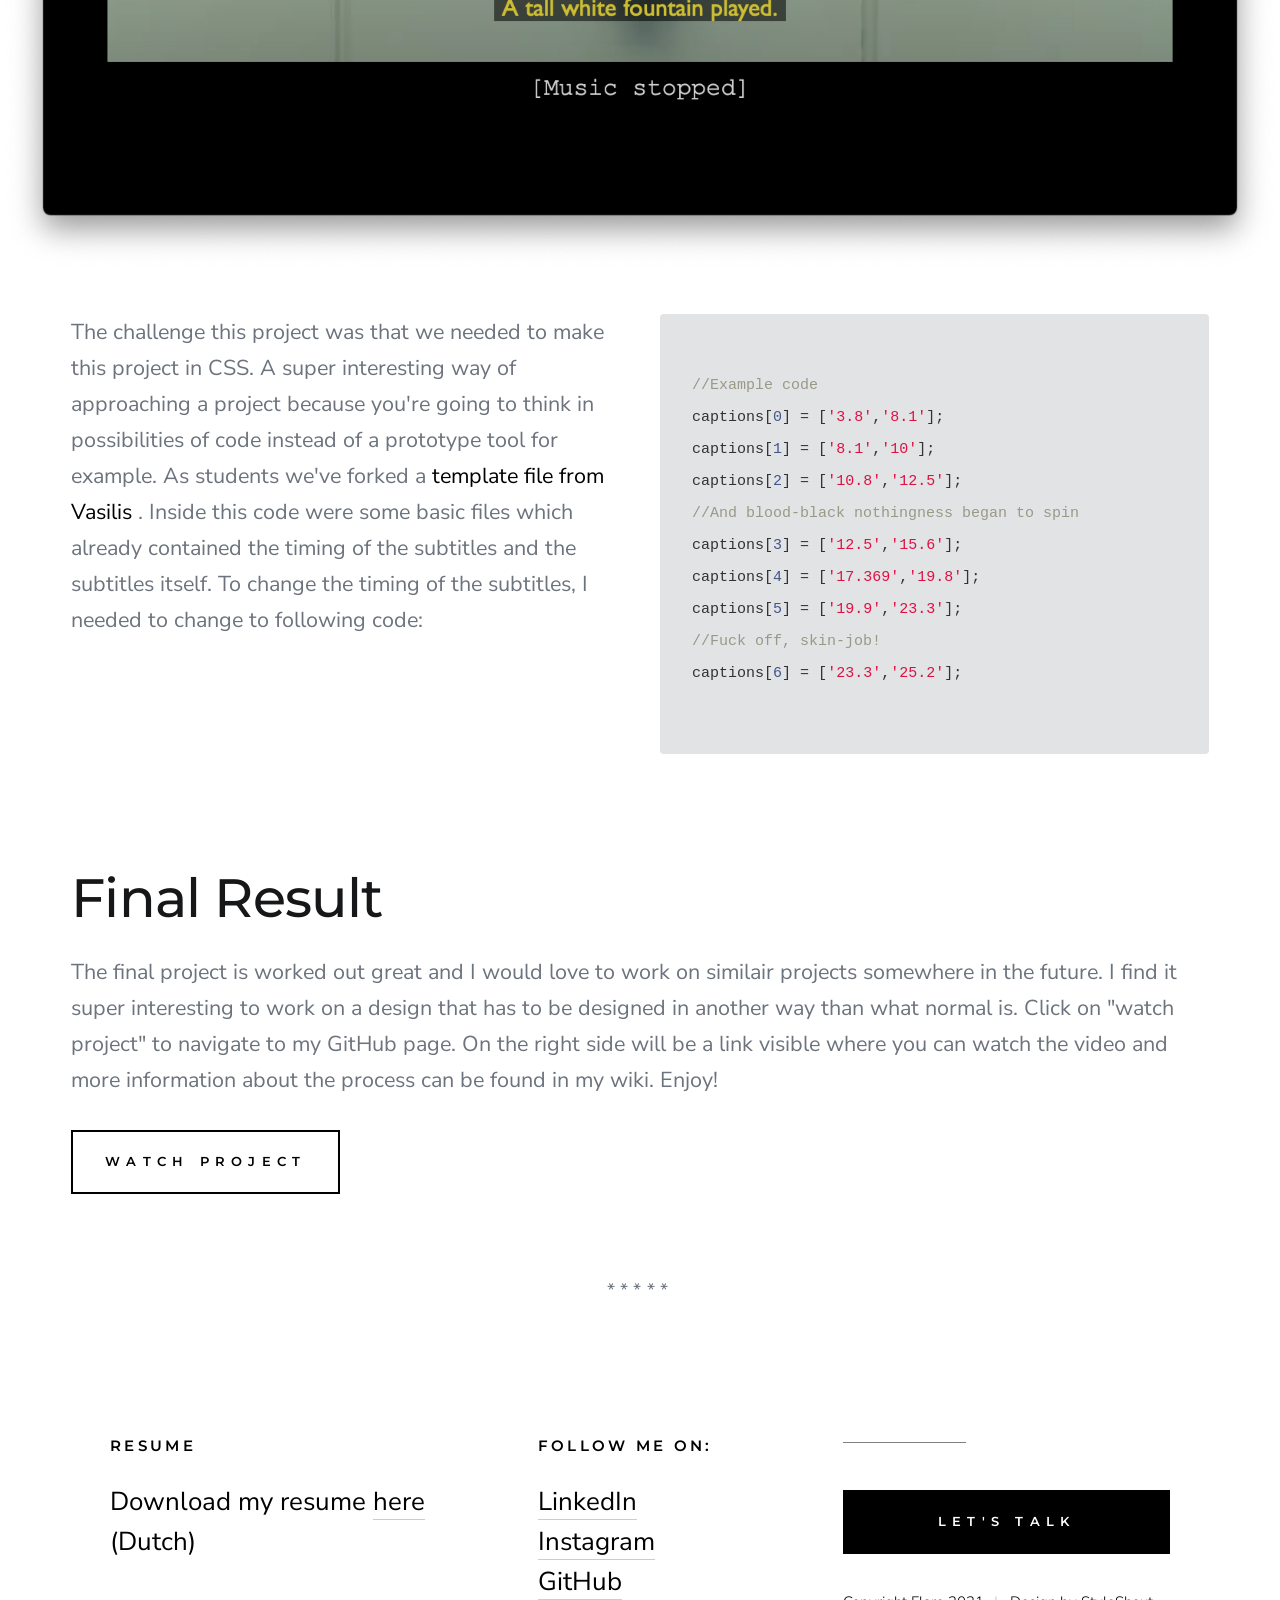
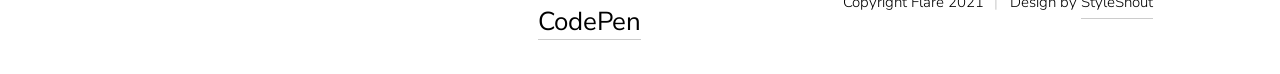
<file: c-webtypography.html>
<!DOCTYPE html>
<html class="no-js" lang="en">
<head>

    <!--- basic page needs
    ================================================== -->
    <meta charset="utf-8">
    <title>David van Rumpt | Portfolio </title>
    <meta name="description" content="">
    <meta name="author" content="">

    <!-- mobile specific metas
    ================================================== -->
    <meta name="viewport" content="width=device-width, initial-scale=1">

    <!-- CSS
    ================================================== -->
    <link rel="stylesheet" href="css/styles.css">
    <link rel="stylesheet" href="css/vendor.css">

    <!-- script
    ================================================== -->
    <script src="js/modernizr.js"></script>
    <script defer src="js/fontawesome/all.min.js"></script>

    <!-- favicons
    ================================================== -->
    <link rel="apple-touch-icon" sizes="180x180" href="img/icons/favicon/favicon-180x180.png">
    <link rel="icon" type="image/png" sizes="32x32" href="img/icons/favicon/favicon-32x32.png">
    <link rel="icon" type="image/png" sizes="16x16" href="img/icons/favicon/favicon-16x16.png">
    <link rel="manifest" href="site.webmanifest">

</head>

<body>

    <!-- preloader
    ================================================== -->
    <div id="preloader">
        <div id="loader" class="dots-fade">
            <div></div>
            <div></div>
            <div></div>
        </div>
    </div>


    <!-- header
    ================================================== -->
    <header class="s-header">

        <div class="s-header__logo">
            <a href="index.html">
                <img src="img/icons/david-title.svg" alt="Homepage">
            </a>
        </div>

        <div class="s-header__content">
            <nav class="s-header__nav-wrap">
                <ul class="s-header__nav">
                    <!-- <li><a class="smoothscroll" href="#hero" title="Intro">Home</a></li> -->
                    <li><a class="smoothscroll" href="#case" title="Case">Case</a></li>
                    <li><a class="smoothscroll" href="#process" title="Process">Process</a></li>
                    <li><a class="smoothscroll" href="#result" title="Result">Result</a></li>
                </ul>
            </nav> <!-- end s-header__nav-wrap -->
        </div> <!-- end header-content -->

        <a class="s-header__menu-toggle" href="#0"><span>Menu</span></a>
    </header> <!-- end s-header -->


    <!-- hero
    ================================================== -->
    <section id="hero" class="s-hero target-section">
        <img src="img/homepage/c-webtypography.png" alt="">
    </section> <!-- end s-hero -->


    <!-- content
    ================================================== -->
    <section id="case" class="s-case">
        <div class="row">
            <div class="column large-6 w-900-stack">
                <h1 class="display-1" data-aos="fade-up">
                    Visualised the feeling and sounds of scenes from the Blader Runner 2049.
                </h1>
            </div>
            <div class="column large-6 w-900-stack">
                <p class="lead" data-aos="fade-up">
                    The experience of watching a movie is wonderful! It is an
                    all-encompassing experience. But how can all this, make impact on you when you can't hear anything?
                    How can you feel the tensity when you can't hear the actors screaming or crying? That is the challenge I've worked on with this project. 
                    Watch the final product on my <a href="https://github.com/davidvanr21/web-typography-20-21" target="_blank">GitHub</a>.
                </p>
            </div>
        </div>
    </section>

        <img src="img/work/c-webtypography/screenScene.2.png" alt="" class="alignImgMiddle">

    <section id="process" class="s-process">
        <div class="row">
            <div class="column large-6 w-900-stack">
                <p class="lead" data-aos="fade-up">
                The challenge this project was that we needed to make this project in CSS.
                A super interesting way of approaching a project because you're going to think
                in possibilities of code instead of a prototype tool for example.
                As students we've forked a <a href="https://github.com/cmda-minor-vid/web-typography-20-21" target="_blank">
                template file from Vasilis </a> . Inside this code were some basic files
                which already contained the timing of the subtitles and the subtitles itself. To change
                the timing of the subtitles, I needed to change to following code:
                </p>
            </div>

            <div class="column large-6 w-900-stack" data-aos="fade-up">
                <!-- <h3 class="h-add-bottom">Code</h3> -->
                    <pre><code>
//Example code
captions[0] = ['3.8','8.1'];
captions[1] = ['8.1','10'];
captions[2] = ['10.8','12.5'];
//And blood-black nothingness began to spin
captions[3] = ['12.5','15.6'];
captions[4] = ['17.369','19.8'];
captions[5] = ['19.9','23.3'];
//Fuck off, skin-job!
captions[6] = ['23.3','25.2'];
                    </code></pre>
            </div>
        </div>
    </section>
    
    <section id="result" class="s-result">
    <div class="row">
        <div class="column large-12 intro">
            <h1>Final Result</h1>
            <p class="lead">The final project is worked out great and I would love to work on similair projects
                somewhere in the future. I find it super interesting to work on a design that has to be designed
                in another way than what normal is. Click on "watch project" to navigate to my GitHub page.
                On the right side will be a link visible where you can watch the video and more information
                about the process can be found in my wiki. Enjoy!
            </p>
            <a class="btn btn--primary" href="https://github.com/davidvanr21/web-typography-20-21" target="_blank">Watch Project</a>
            <hr class="fancy">
        </div>
    </div> <!-- end row -->
    </section>


    <!-- FOOTER
    ================================================== -->
    <footer class="s-footer">
        <div class="row row-y-top">

            <div class="column large-8 medium-12">
                <div class="row">
                    <div class="column large-7 tab-12 s-footer__block">
                        <h4 class="h6">Resume</h4>
        
                        <p>
                        Download my resume <a href="img/homepage/CurriculumVitae-DavidvanRumpt-2021.pdf" target="_blank">here</a> (Dutch)
                        </p>
                    </div>
        
                    <div class="column large-5 tab-12 s-footer__block">
                        <h4 class="h6">Follow me on:</h4 class="h6">
        
                        <ul class="s-footer__list">
                            <li><a href="https://www.linkedin.com/in/david-van-rumpt-b5a846180/" target="_blank">LinkedIn</a></li>
                            <li><a href="https://www.instagram.com/brandstov/" target="_blank">Instagram</a></li>
                            <li><a href="https://github.com/davidvanr21?tab=repositories" target="_blank">GitHub</a></li>
                            <li><a href="https://codepen.io/davidvanr21" target="_blank">CodePen</a></li>
                        </ul>
                    </div>
                </div>
            </div>

            <div class="column large-4 medium-12 s-footer__block--end">
                <a href="mailto:davidvanrumpt@gmail.com" class="btn h-full-width">Let's Talk</a>

                <div class="ss-copyright">
                    <span>Copyright Flare 2021</span> 
                    <span>Design by <a href="https://www.styleshout.com/" target="_blank">StyleShout</a></span>
                </div>
            </div>
        </div>
    </footer>

    <!-- Java Script
    ================================================== -->
    <script src="js/jquery-3.2.1.min.js"></script>
    <script src="js/plugins.js"></script>
    <script src="js/main.js"></script>

</body>

</html>
</file>
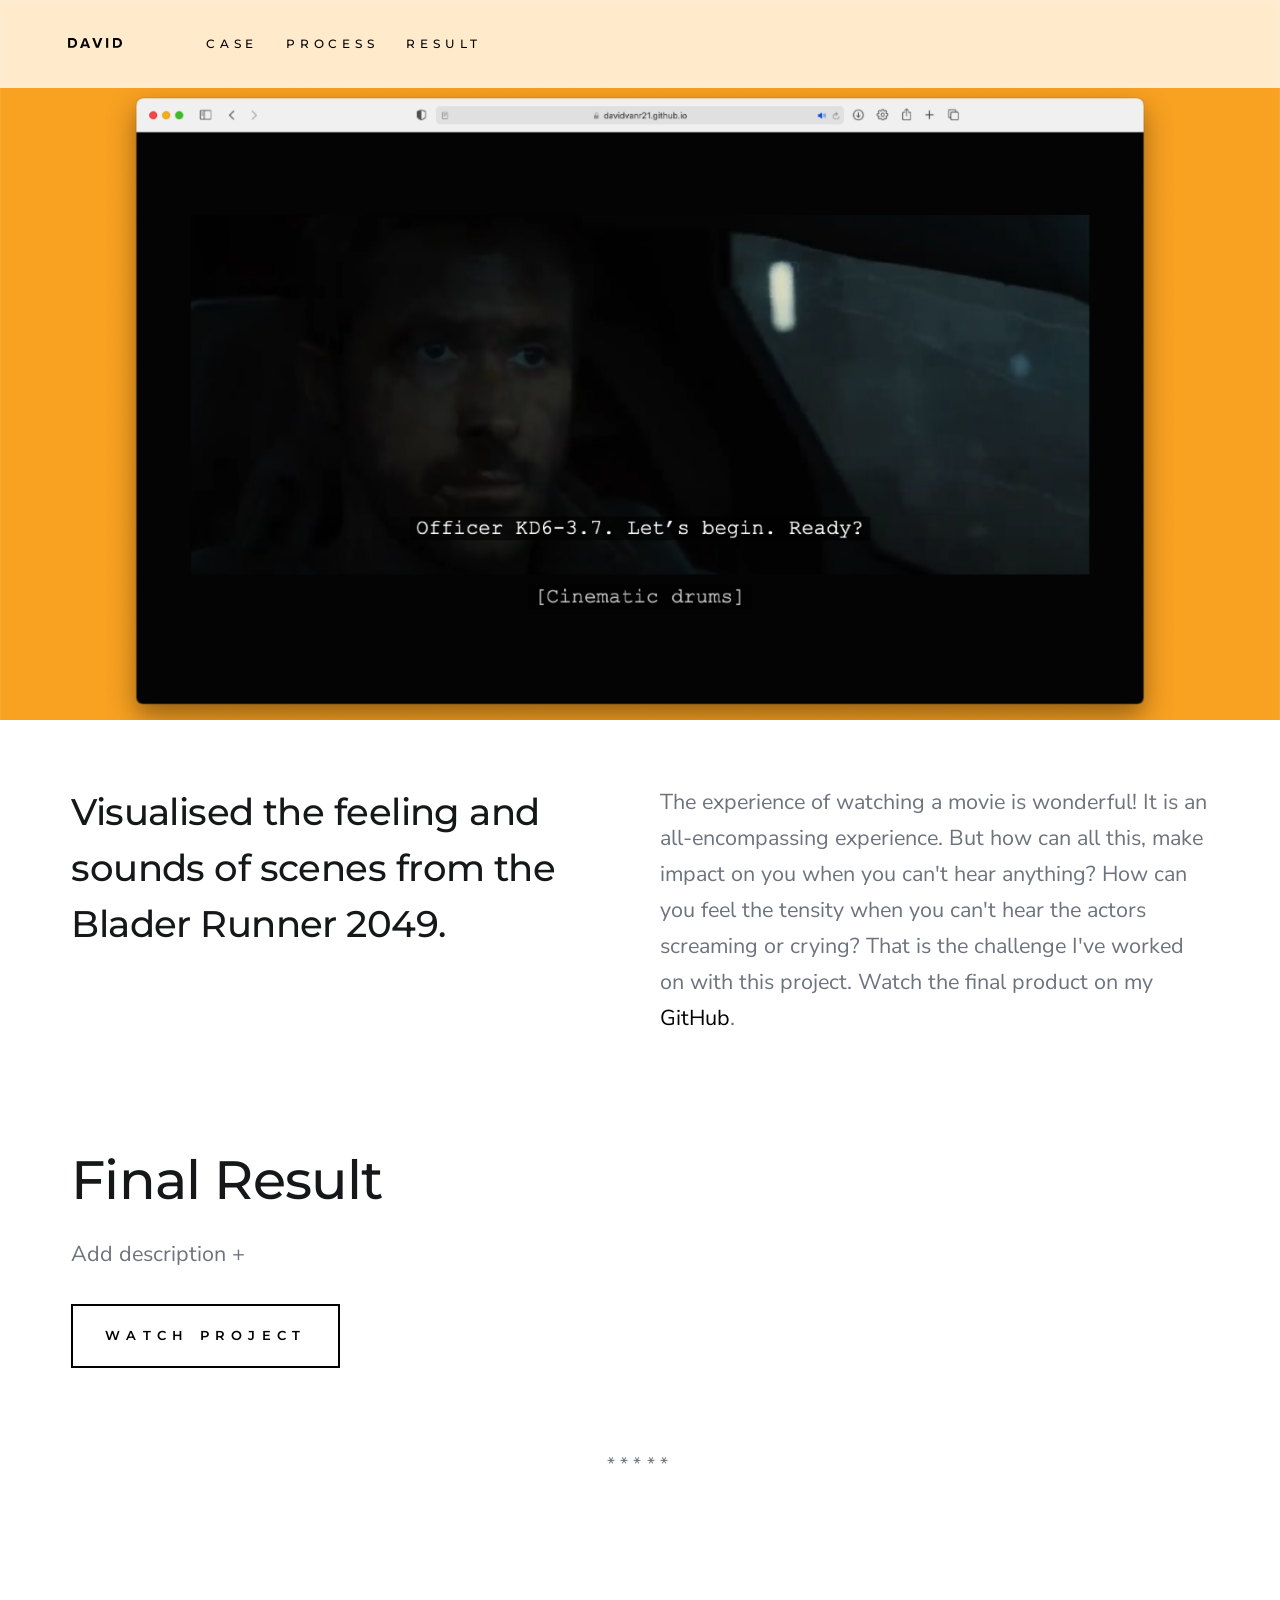
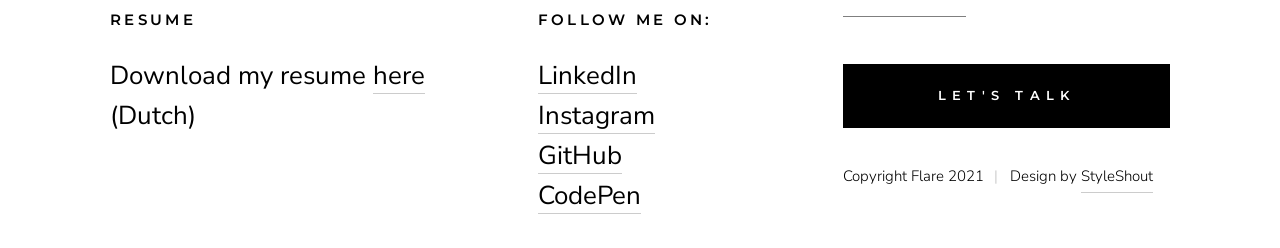
<file: p-ontwerpen1.html>
<!DOCTYPE html>
<html class="no-js" lang="en">
<head>

    <!--- basic page needs
    ================================================== -->
    <meta charset="utf-8">
    <title>David van Rumpt | Portfolio </title>
    <meta name="description" content="">
    <meta name="author" content="">

    <!-- mobile specific metas
    ================================================== -->
    <meta name="viewport" content="width=device-width, initial-scale=1">

    <!-- CSS
    ================================================== -->
    <link rel="stylesheet" href="css/styles.css">
    <link rel="stylesheet" href="css/vendor.css">

    <!-- script
    ================================================== -->
    <script src="js/modernizr.js"></script>
    <script defer src="js/fontawesome/all.min.js"></script>

    <!-- favicons
    ================================================== -->
    <link rel="apple-touch-icon" sizes="180x180" href="img/icons/favicon/favicon-180x180.png">
    <link rel="icon" type="image/png" sizes="32x32" href="img/icons/favicon/favicon-32x32.png">
    <link rel="icon" type="image/png" sizes="16x16" href="img/icons/favicon/favicon-16x16.png">
    <link rel="manifest" href="site.webmanifest">

</head>

<body>

    <!-- preloader
    ================================================== -->
    <div id="preloader">
        <div id="loader" class="dots-fade">
            <div></div>
            <div></div>
            <div></div>
        </div>
    </div>


    <!-- header
    ================================================== -->
    <header class="s-header">

        <div class="s-header__logo">
            <a href="index.html">
                <img src="img/icons/david-title.svg" alt="Homepage">
            </a>
        </div>

        <div class="s-header__content">
            <nav class="s-header__nav-wrap">
                <ul class="s-header__nav">
                    <!-- <li><a class="smoothscroll" href="#hero" title="Intro">Home</a></li> -->
                    <li><a class="smoothscroll" href="#case" title="Case">Case</a></li>
                    <li><a class="smoothscroll" href="#process" title="Process">Process</a></li>
                    <li><a class="smoothscroll" href="#result" title="Result">Result</a></li>
                </ul>
            </nav> <!-- end s-header__nav-wrap -->
        </div> <!-- end header-content -->

        <a class="s-header__menu-toggle" href="#0"><span>Menu</span></a>
    </header> <!-- end s-header -->


    <!-- hero
    ================================================== -->
    <section id="hero" class="s-hero target-section">
        <img src="img/homepage/c-webtypography.png" alt="">
    </section> <!-- end s-hero -->


    <!-- content
    ================================================== -->
    <section id="case" class="s-case">
        <div class="row">
            <div class="column large-6 w-900-stack">
                <h1 class="display-1" data-aos="fade-up">
                    Visualised the feeling and sounds of scenes from the Blader Runner 2049.
                </h1>
            </div>
            <div class="column large-6 w-900-stack">
                <p class="lead" data-aos="fade-up">
                    The experience of watching a movie is wonderful! It is an
                    all-encompassing experience. But how can all this, make impact on you when you can't hear anything?
                    How can you feel the tensity when you can't hear the actors screaming or crying? That is the challenge I've worked on with this project. 
                    Watch the final product on my <a href="https://github.com/davidvanr21/web-typography-20-21" target="_blank">GitHub</a>.
                </p>
            </div>
        </div>
    </section>
    
    <section id="result" class="s-result">
    <div class="row">
        <div class="column large-12 intro">
            <h1>Final Result</h1>
            <p class="lead">Add description +
            </p>
            <a class="btn btn--primary" href="https://github.com/davidvanr21/web-typography-20-21" target="_blank">Watch Project</a>
            <hr class="fancy">
        </div>
    </div> <!-- end row -->
    </section>


    <!-- FOOTER
    ================================================== -->
    <footer class="s-footer">
        <div class="row row-y-top">

            <div class="column large-8 medium-12">
                <div class="row">
                    <div class="column large-7 tab-12 s-footer__block">
                        <h4 class="h6">Resume</h4>
        
                        <p>
                        Download my resume <a href="img/homepage/CurriculumVitae-DavidvanRumpt-2021.pdf" target="_blank">here</a> (Dutch)
                        </p>
                    </div>
        
                    <div class="column large-5 tab-12 s-footer__block">
                        <h4 class="h6">Follow me on:</h4 class="h6">
        
                        <ul class="s-footer__list">
                            <li><a href="https://www.linkedin.com/in/david-van-rumpt-b5a846180/" target="_blank">LinkedIn</a></li>
                            <li><a href="https://www.instagram.com/brandstov/" target="_blank">Instagram</a></li>
                            <li><a href="https://github.com/davidvanr21?tab=repositories" target="_blank">GitHub</a></li>
                            <li><a href="https://codepen.io/davidvanr21" target="_blank">CodePen</a></li>
                        </ul>
                    </div>
                </div>
            </div>

            <div class="column large-4 medium-12 s-footer__block--end">
                <a href="mailto:davidvanrumpt@gmail.com" class="btn h-full-width">Let's Talk</a>

                <div class="ss-copyright">
                    <span>Copyright Flare 2021</span> 
                    <span>Design by <a href="https://www.styleshout.com/" target="_blank">StyleShout</a></span>
                </div>
            </div>
        </div>
    </footer>

    <!-- Java Script
    ================================================== -->
    <script src="js/jquery-3.2.1.min.js"></script>
    <script src="js/plugins.js"></script>
    <script src="js/main.js"></script>

</body>

</html>
</file>
<file: css/styles.css>
/* ------------------------------------------------------------------- 
 * ## fonts
 * ------------------------------------------------------------------- */

@import url("https://fonts.googleapis.com/css?family=Montserrat:300,300i,400,400i,500,500i,600,600i,700,700i|Nunito+Sans:300,300i,400,400i,600,600i,700,700i&display=swap");

:root {
    --font-1: "Nunito Sans", sans-serif;
    --font-2: "Montserrat", sans-serif;

    /* monospace
     */
    --font-mono: Consolas, "Andale Mono", Courier, "Courier New", monospace;
}


/* ------------------------------------------------------------------- 
 * ## colors
 * ------------------------------------------------------------------- */
:root {

    --color-1: rgb(0, 0, 0);
    --color-2: rgb(31, 31, 31);
    --color-3: rgb(83, 83, 83);
    --color-4: rgb(255, 255, 255);

        /* theme color variations adjusted */
        --color-1-lighter: rgb(135, 223, 250);
        --color-1-light  : rgb(72, 187, 253);
        --color-1-dark   : rgb(33, 155, 185);
        --color-1-darker : rgb(13, 93, 168);
        --color-2-lighter: rgb(196, 246, 255);
        --color-2-light  : rgb(134, 187, 230);
        --color-2-dark   : rgb(40, 160, 230);
        --color-2-darker : rgb(23, 92, 196);

    /* feedback colors
     * color-error(#ffd1d2), color-success(#c8e675), 
     * color-info(#d7ecfb), color-notice(#fff099)
     */
    --color-error          : hsla(359, 100%, 91%, 1);
    --color-success        : hsla(76, 69%, 68%, 1);
    --color-info           : hsla(205, 82%, 91%, 1);
    --color-notice         : hsla(51, 100%, 80%, 1);
    --color-error-content  : hsla(359, 50%, 50%, 1);
    --color-success-content: hsla(76, 29%, 28%, 1);
    --color-info-content   : hsla(205, 32%, 31%, 1);
    --color-notice-content : hsla(51, 30%, 30%, 1);

    /* shades 
     * generated using 
     * Tint & Shade Generator 
     * (https://maketintsandshades.com/)
     */
    --color-black  : #000000;
    --color-gray-19: #202020;
    --color-gray-18: #161719;
    --color-gray-17: #202225;
    --color-gray-16: #2b2e32;
    --color-gray-15: #363a3f;
    --color-gray-14: #41454b;
    --color-gray-13: #4c5158;
    --color-gray-12: #565c64;
    --color-gray-11: #616871;
    --color-gray-10: #6c737d;
    --color-gray-9 : #7b818a;
    --color-gray-8 : #898f97;
    --color-gray-7 : #989da4;
    --color-gray-6 : #a7abb1;
    --color-gray-5 : #b6b9be;
    --color-gray-4 : #c4c7cb;
    --color-gray-3 : #d3d5d8;
    --color-gray-2 : #e2e3e5;
    --color-gray-1 : #f0f1f2;
    /* Changed to black color because of the white background */
    --color-white  : #161719;

    /* text
     */
    --color-text       : var(--color-gray-10);
    --color-text-dark  : var(--color-white);
    --color-text-light : var(--color-gray-12);
    --color-placeholder: var(--color-gray-11);

    /* buttons
     */
    --color-btn                   : var(--color-gray-15);
    --color-btn-text              : var(--color-white);
    --color-btn-hover             : var(--color-white);
    --color-btn-hover-text        : var(--color-black);
    --color-btn-primary           : var(--color-4);
    --color-btn-primary-text      : var(--color-white);
    --color-btn-primary-hover     : var(--color-white);
    --color-btn-primary-hover-text: var(--color-black);
    --color-btn-stroke            : var(--color-white);
    --color-btn-stroke-text       : var(--color-white);
    --color-btn-stroke-hover      : var(--color-white);
    --color-btn-stroke-hover-text : var(--color-black);

    /* others
     */
    /* --color-body  : var(--color-1); */
    /* --color-bg    : #14171B; */
    --color-bg    : #ffffff;
    --color-border: var(--color-gray-17);
}


/* ------------------------------------------------------------------- 
 * ## vertical spacing and typescale
 * ------------------------------------------------------------------- */
:root {

    /* spacing
     * base font size: 18px 
     * vertical space unit : 32px
     */
    --base-size     : 62.5%;
    --base-font-size: 1.8rem;
    --space         : 3.2rem;

    /* vertical spacing 
     */
    --vspace-0_25: calc(0.25 * var(--space));
    --vspace-0_5 : calc(0.5 * var(--space));
    --vspace-0_75: calc(0.75 * var(--space));
    --vspace-1   : calc(var(--space));
    --vspace-1_25: calc(1.25 * var(--space));
    --vspace-1_5 : calc(1.5 * var(--space));
    --vspace-1_75: calc(1.75 * var(--space));
    --vspace-2   : calc(2 * var(--space));
    --vspace-2_5 : calc(2.5 * var(--space));
    --vspace-3   : calc(3 * var(--space));
    --vspace-3_5 : calc(3.5 * var(--space));
    --vspace-4   : calc(4 * var(--space));

    /* type scale
     * ratio 1:2 | base: 18px
     * -------------------------------------------------------
     *
     * --text-display-3 = (77.40px)
     * --text-display-2 = (64.50px)
     * --text-display-1 = (53.75px)
     * --text-xxxl      = (44.79px)
     * --text-xxl       = (37.32px)
     * --text-xl        = (31.10px)
     * --text-lg        = (25.92px)
     * --text-md        = (21.60px)
     * --text-size      = (18.00px) BASE
     * --text-sm        = (15.00px)
     * --text-xs        = (12.50px)
     *
     * -------------------------------------------------------
     */
    --text-scale-ratio: 1.2;
    --text-size       : var(--base-font-size);
    --text-xs         : calc((var(--text-size) / var(--text-scale-ratio)) / var(--text-scale-ratio));
    --text-sm         : calc(var(--text-xs) * var(--text-scale-ratio));
    --text-md         : calc(var(--text-sm) * var(--text-scale-ratio) * var(--text-scale-ratio));
    --text-lg         : calc(var(--text-md) * var(--text-scale-ratio));
    --text-xl         : calc(var(--text-lg) * var(--text-scale-ratio));
    --text-xxl        : calc(var(--text-xl) * var(--text-scale-ratio));
    --text-xxxl       : calc(var(--text-xxl) * var(--text-scale-ratio));
    --text-display-1  : calc(var(--text-xxxl) * var(--text-scale-ratio));
    --text-display-2  : calc(var(--text-display-1) * var(--text-scale-ratio));
    --text-display-3  : calc(var(--text-display-2) * var(--text-scale-ratio));

    /* default button height
     */
    --vspace-btn: var(--vspace-2);
}

/* on mobile devices below 480px
 */
@media screen and (max-width: 480px) {
    :root {
        --base-font-size: 1.6rem;
        --space         : 2.8rem;
    }
}


/* ------------------------------------------------------------------- 
 * ## grid variables
 * ------------------------------------------------------------------- */
:root {

    /* widths for rows and containers
     */
    --width-full    : 100%;
    --width-max     : 1200px;
    --width-wide    : 1400px;
    --width-wider   : 1600px;
    --width-widest  : 1800px;
    --width-narrow  : 1000px;
    --width-narrower: 900px;
    --width-grid-max: var(--width-max);

    /* gutters
     */
    --gutter-lg : 2rem;
    --gutter-md : 1.6rem;
    --gutter-mob: 1rem;
}



/* ==========================================================================
 * # normalize
 * normalize.css v8.0.1 | MIT License |
 * github.com/necolas/normalize.css
 *
 * -------------------------------------------------------------------------- */

/* ------------------------------------------------------------------- 
 * ## document
 * ------------------------------------------------------------------- */

/* 1. Correct the line height in all browsers.
 * 2. Prevent adjustments of font size after orientation changes in iOS.*/

html {
    line-height: 1.15;
    /* 1 */
    -webkit-text-size-adjust: 100%;
    /* 2 */
}

/* ------------------------------------------------------------------- 
 * ## sections
 * ------------------------------------------------------------------- */

/* Remove the margin in all browsers. */

body {
    margin: 0;
}

/* Render the `main` element consistently in IE. */

main {
    display: block;
}

/* Correct the font size and margin on `h1` elements within `section` and
 * `article` contexts in Chrome, Firefox, and Safari. */

h1 {
    font-size: 2em;
    margin: 0.67em 0;
}

/* ------------------------------------------------------------------- 
 * ## grouping
 * ------------------------------------------------------------------- */

/* 1. Add the correct box sizing in Firefox.
 * 2. Show the overflow in Edge and IE. */

hr {
    -webkit-box-sizing: content-box;
    box-sizing: content-box;
    /* 1 */
    height: 0;
    /* 1 */
    overflow: visible;
    /* 2 */
}

/* 1. Correct the inheritance and scaling of font size in all browsers.
 * 2. Correct the odd `em` font sizing in all browsers. */

pre {
    font-family: monospace, monospace;
    /* 1 */
    font-size: 1em;
    /* 2 */
}

/* ------------------------------------------------------------------- 
 * ## text-level semantics
 * ------------------------------------------------------------------- */

/* Remove the gray background on active links in IE 10. */

a {
    background-color: transparent;
}

/* 1. Remove the bottom border in Chrome 57-
 * 2. Add the correct text decoration in Chrome, Edge, IE, Opera, and Safari. */

abbr[title] {
    border-bottom: none;
    /* 1 */
    text-decoration: underline;
    /* 2 */
    -webkit-text-decoration: underline dotted;
    text-decoration: underline dotted;
    /* 2 */
}

/* Add the correct font weight in Chrome, Edge, and Safari. */

b, strong {
    font-weight: bolder;
}

/* 1. Correct the inheritance and scaling of font size in all browsers.
 * 2. Correct the odd `em` font sizing in all browsers. */

code, kbd, samp {
    font-family: monospace, monospace;
    /* 1 */
    font-size: 1em;
    /* 2 */
}

/* Add the correct font size in all browsers. */

small {
    font-size: 80%;
}

/* Prevent `sub` and `sup` elements from affecting the line height in
 * all browsers. */

sub, sup {
    font-size: 75%;
    line-height: 0;
    position: relative;
    vertical-align: baseline;
}

sub {
    bottom: -0.25em;
}

sup {
    top: -0.5em;
}

/* ------------------------------------------------------------------- 
 * ## embedded content
 * ------------------------------------------------------------------- */

/* Remove the border on images inside links in IE 10. */

img {
    border-style: none;
}

/* ------------------------------------------------------------------- 
 * ## forms
 * ------------------------------------------------------------------- */

/* 1. Change the font styles in all browsers.
 * 2. Remove the margin in Firefox and Safari. */

button, input, optgroup, select, textarea {
    font-family: inherit;
    /* 1 */
    font-size: 100%;
    /* 1 */
    line-height: 1.15;
    /* 1 */
    margin: 0;
    /* 2 */
}

/* Show the overflow in IE.
 * 1. Show the overflow in Edge. */

button, input {
    /* 1 */
    overflow: visible;
}

/* Remove the inheritance of text transform in Edge, Firefox, and IE.
 * 1. Remove the inheritance of text transform in Firefox. */

button, select {
    /* 1 */
    text-transform: none;
}

/* Correct the inability to style clickable types in iOS and Safari. */

button, [type="button"], [type="reset"], [type="submit"] {
    -webkit-appearance: button;
}

/* Remove the inner border and padding in Firefox. */

button::-moz-focus-inner, [type="button"]::-moz-focus-inner, [type="reset"]::-moz-focus-inner, [type="submit"]::-moz-focus-inner {
    border-style: none;
    padding: 0;
}

/* Restore the focus styles unset by the previous rule. */

button:-moz-focusring, [type="button"]:-moz-focusring, [type="reset"]:-moz-focusring, [type="submit"]:-moz-focusring {
    outline: 1px dotted ButtonText;
}

/* Correct the padding in Firefox. */

fieldset {
    padding: 0.35em 0.75em 0.625em;
}

/* 1. Correct the text wrapping in Edge and IE.
 * 2. Correct the color inheritance from `fieldset` elements in IE.
 * 3. Remove the padding so developers are not caught out when they zero out
 *    `fieldset` elements in all browsers. */

legend {
    -webkit-box-sizing: border-box;
    box-sizing: border-box;
    /* 1 */
    color: inherit;
    /* 2 */
    display: table;
    /* 1 */
    max-width: 100%;
    /* 1 */
    padding: 0;
    /* 3 */
    white-space: normal;
    /* 1 */
}

/* Add the correct vertical alignment in Chrome, Firefox, and Opera. */

progress {
    vertical-align: baseline;
}

/* Remove the default vertical scrollbar in IE 10+. */

textarea {
    overflow: auto;
}

/* 1. Add the correct box sizing in IE 10.
 * 2. Remove the padding in IE 10. */

[type="checkbox"], [type="radio"] {
    -webkit-box-sizing: border-box;
    box-sizing: border-box;
    /* 1 */
    padding: 0;
    /* 2 */
}

/* Correct the cursor style of increment and decrement buttons in Chrome. */

[type="number"]::-webkit-inner-spin-button, [type="number"]::-webkit-outer-spin-button {
    height: auto;
}

/* 1. Correct the odd appearance in Chrome and Safari.
 * 2. Correct the outline style in Safari. */

[type="search"] {
    -webkit-appearance: textfield;
    /* 1 */
    outline-offset: -2px;
    /* 2 */
}

/* Remove the inner padding in Chrome and Safari on macOS. */

[type="search"]::-webkit-search-decoration {
    -webkit-appearance: none;
}

/* 1. Correct the inability to style clickable types in iOS and Safari.
 * 2. Change font properties to `inherit` in Safari. */

::-webkit-file-upload-button {
    -webkit-appearance: button;
    /* 1 */
    font: inherit;
    /* 2 */
}

/* ------------------------------------------------------------------- 
 * ## My own CSS
 * ------------------------------------------------------------------- */
.elfsight {
    margin: 0 200px;
    align-content: center;
    padding-bottom: calc(2 * var(--space));
}

#header-img-addTimer {
    width: 100vw;
    margin-top: 5em;
}

.first-img {
    display: block;
    margin-left: auto;
    margin-right: auto;
    width: 80%;
    /* height: 100vw; */
}

.projectData img {
    margin-right: 1rem;
    margin-bottom: 1rem;
    max-width: 70px;
}

.projectData p {
    margin-top: 0;
    padding-top: 0;
    margin-bottom: 1rem !important;
}

.projectData-last p {
    margin-top: 0 !important;
}

/* Selection style (source: https://css-tricks.com/almanac/selectors/s/selection/) */
::-moz-selection { 
    background: black;
    color: white;
}
::selection { 
    background: black;
    color: white;
}

.designVisionStrong {
    font-weight: 800;
    color: rgb(30, 184, 94);
}

#case {
    margin-top: 5%;
}

.alignImgMiddle {
    max-height: 90%;
    width: auto;
    position: relative;
    /* top: 50%; */
    left: 50%;
    transform: translate(-50%, -0%)
}

#imgMotion1 {
    max-width: 50%;
}

/* ------------------------------------------------------------------- 
 * ## interactive
 * ------------------------------------------------------------------- */

/* Add the correct display in Edge, IE 10+, and Firefox. */




details {
    display: block;
}

/* Add the correct display in all browsers. */

summary {
    display: list-item;
}

/* ------------------------------------------------------------------- 
 * ## misc
 * ------------------------------------------------------------------- */

/* Add the correct display in IE 10+. */

template {
    display: none;
}

/* Add the correct display in IE 10. */

[hidden] {
    display: none;
}



/* ===================================================================
 * # basic/base setup styles
 *
 * ------------------------------------------------------------------- */
html {
    font-size: 62.5%;
    -webkit-box-sizing: border-box;
    box-sizing: border-box;
}

*, *::before, *::after {
    -webkit-box-sizing: inherit;
    box-sizing: inherit;
}

body {
    font-weight: normal;
    line-height: 1;
    word-wrap: break-word;
    -moz-font-smoothing: grayscale;
    -moz-osx-font-smoothing: grayscale;
    -webkit-font-smoothing: antialiased;
    -webkit-overflow-scrolling: touch;
    -webkit-text-size-adjust: none;
}


/* ------------------------------------------------------------------- 
 * ## media
 * ------------------------------------------------------------------- */
svg, img, video embed, iframe, object {
    max-width: 100%;
    height: auto;
}


/* ------------------------------------------------------------------- 
 * ## typography resets
 * ------------------------------------------------------------------- */
div, dl, dt, dd, ul, ol, li, h1, h2, h3, h4, h5, h6, pre, form, p, blockquote, th, td {
    margin: 0;
    padding: 0;
}

p {
    font-size: inherit;
    text-rendering: optimizeLegibility;
}

em, i {
    font-style: italic;
    line-height: inherit;
}

strong, b {
    font-weight: bold;
    line-height: inherit;
}

small {
    font-size: 60%;
    line-height: inherit;
}

ol, ul {
    list-style: none;
}

li {
    display: block;
}


/* ------------------------------------------------------------------- 
 * ## links
 * ------------------------------------------------------------------- */
a {
    text-decoration: none;
    line-height: inherit;
}

a img {
    border: none;
}


/* ------------------------------------------------------------------- 
 * ## inputs
 * ------------------------------------------------------------------- */
fieldset {
    margin: 0;
    padding: 0;
}

input[type="email"], 
input[type="number"], 
input[type="search"], 
input[type="text"], 
input[type="tel"], 
input[type="url"], 
input[type="password"], 
textarea {
    -webkit-appearance: none;
    -moz-appearance: none;
    appearance: none;
}



/* ===================================================================
 * # Grid v3.0.0
 *
 *   -----------------------------------------------------------------
 * - Grid breakpoints are based on MAXIMUM WIDTH media queries, 
 *   meaning they apply to that one breakpoint and ALL THOSE BELOW IT.
 * - Grid columns without a specified width will automatically layout 
 *   as equal width columns.
 * ------------------------------------------------------------------- */

/* rows
 * ------------------------------------- */
.row {
    width: 92%;
    max-width: var(--width-grid-max);
    margin: 0 auto;
    display: -ms-flexbox;
    display: -webkit-box;
    display: flex;
    -ms-flex-flow: row wrap;
    -webkit-box-orient: horizontal;
    -webkit-box-direction: normal;
    flex-flow: row wrap;
}

.row .row {
    width: auto;
    max-width: none;
    margin-left: calc(var(--gutter-lg) * -1);
    margin-right: calc(var(--gutter-lg) * -1);
}

/* columns
 * -------------------------------------- */
.column {
    -ms-flex: 1 1 0%;
    -webkit-box-flex: 1;
    flex: 1 1 0%;
    padding: 0 var(--gutter-lg);
}

.collapse>.column, .column.collapse {
    padding: 0;
}

/* flex row containers utility classes
 */
.row.row-wrap {
    -ms-flex-wrap: wrap;
    flex-wrap: wrap;
}

.row.row-nowrap {
    -ms-flex-wrap: none;
    flex-wrap: nowrap;
}

.row.row-y-top {
    -ms-flex-align: start;
    -webkit-box-align: start;
    align-items: flex-start;
}

.row.row-y-bottom {
    -ms-flex-align: end;
    -webkit-box-align: end;
    align-items: flex-end;
}

.row.row-y-center {
    -ms-flex-align: center;
    -webkit-box-align: center;
    align-items: center;
}

.row.row-stretch {
    -ms-flex-align: stretch;
    -webkit-box-align: stretch;
    align-items: stretch;
}

.row.row-baseline {
    -ms-flex-align: baseline;
    -webkit-box-align: baseline;
    align-items: baseline;
}

.row.row-x-left {
    -ms-flex-pack: start;
    -webkit-box-pack: start;
    justify-content: flex-start;
}

.row.row-x-right {
    -ms-flex-pack: end;
    -webkit-box-pack: end;
    justify-content: flex-end;
}

.row.row-x-center {
    -ms-flex-pack: center;
    -webkit-box-pack: center;
    justify-content: center;
}

/* flex item utility alignment classes
 */
.align-center {
    margin: auto;
    -webkit-align-self: center;
    -ms-flex-item-align: center;
    -ms-grid-row-align: center;
    align-self: center;
}

.align-left {
    margin-right: auto;
    -webkit-align-self: center;
    -ms-flex-item-align: center;
    -ms-grid-row-align: center;
    align-self: center;
}

.align-right {
    margin-left: auto;
    -webkit-align-self: center;
    -ms-flex-item-align: center;
    -ms-grid-row-align: center;
    align-self: center;
}

.align-x-center {
    margin-right: auto;
    margin-left: auto;
}

.align-x-left {
    margin-right: auto;
}

.align-x-right {
    margin-left: auto;
}

.align-y-center {
    -webkit-align-self: center;
    -ms-flex-item-align: center;
    -ms-grid-row-align: center;
    align-self: center;
}

.align-y-top {
    -webkit-align-self: flex-start;
    -ms-flex-item-align: start;
    align-self: flex-start;
}

.align-y-bottom {
    -webkit-align-self: flex-end;
    -ms-flex-item-align: end;
    align-self: flex-end;
}

/* large screen column widths 
 */
.large-1 {
    -ms-flex: 0 0 8.33333%;
    -webkit-box-flex: 0;
    flex: 0 0 8.33333%;
    max-width: 8.33333%;
}

.large-2 {
    -ms-flex: 0 0 16.66667%;
    -webkit-box-flex: 0;
    flex: 0 0 16.66667%;
    max-width: 16.66667%;
}

.large-3 {
    -ms-flex: 0 0 25%;
    -webkit-box-flex: 0;
    flex: 0 0 25%;
    max-width: 25%;
}

.large-4 {
    -ms-flex: 0 0 33.33333%;
    -webkit-box-flex: 0;
    flex: 0 0 33.33333%;
    max-width: 33.33333%;
}

.large-5 {
    -ms-flex: 0 0 41.66667%;
    -webkit-box-flex: 0;
    flex: 0 0 41.66667%;
    max-width: 41.66667%;
}

.large-6 {
    -ms-flex: 0 0 50%;
    -webkit-box-flex: 0;
    flex: 0 0 50%;
    max-width: 50%;
}

.large-7 {
    -ms-flex: 0 0 58.33333%;
    -webkit-box-flex: 0;
    flex: 0 0 58.33333%;
    max-width: 58.33333%;
}

.large-8 {
    -ms-flex: 0 0 66.66667%;
    -webkit-box-flex: 0;
    flex: 0 0 66.66667%;
    max-width: 66.66667%;
}

.large-9 {
    -ms-flex: 0 0 75%;
    -webkit-box-flex: 0;
    flex: 0 0 75%;
    max-width: 75%;
}

.large-10 {
    -ms-flex: 0 0 83.33333%;
    -webkit-box-flex: 0;
    flex: 0 0 83.33333%;
    max-width: 83.33333%;
}

.large-11 {
    -ms-flex: 0 0 91.66667%;
    -webkit-box-flex: 0;
    flex: 0 0 91.66667%;
    max-width: 91.66667%;
}

.large-12 {
    -ms-flex: 0 0 100%;
    -webkit-box-flex: 0;
    flex: 0 0 100%;
    max-width: 100%;
}


/* ------------------------------------------------------------------- 
 * ## medium screen devices
 * ------------------------------------------------------------------- */
@media screen and (max-width: 1200px) {
    .row .row {
        margin-left: calc(var(--gutter-md) * -1);
        margin-right: calc(var(--gutter-md) * -1);
    }
    .column {
        padding: 0 var(--gutter-md);
    }
    .medium-1 {
        -ms-flex: 0 0 8.33333%;
        -webkit-box-flex: 0;
        flex: 0 0 8.33333%;
        max-width: 8.33333%;
    }
    .medium-2 {
        -ms-flex: 0 0 16.66667%;
        -webkit-box-flex: 0;
        flex: 0 0 16.66667%;
        max-width: 16.66667%;
    }
    .medium-3 {
        -ms-flex: 0 0 25%;
        -webkit-box-flex: 0;
        flex: 0 0 25%;
        max-width: 25%;
    }
    .medium-4 {
        -ms-flex: 0 0 33.33333%;
        -webkit-box-flex: 0;
        flex: 0 0 33.33333%;
        max-width: 33.33333%;
    }
    .medium-5 {
        -ms-flex: 0 0 41.66667%;
        -webkit-box-flex: 0;
        flex: 0 0 41.66667%;
        max-width: 41.66667%;
    }
    .medium-6 {
        -ms-flex: 0 0 50%;
        -webkit-box-flex: 0;
        flex: 0 0 50%;
        max-width: 50%;
    }
    .medium-7 {
        -ms-flex: 0 0 58.33333%;
        -webkit-box-flex: 0;
        flex: 0 0 58.33333%;
        max-width: 58.33333%;
    }
    .medium-8 {
        -ms-flex: 0 0 66.66667%;
        -webkit-box-flex: 0;
        flex: 0 0 66.66667%;
        max-width: 66.66667%;
    }
    .medium-9 {
        -ms-flex: 0 0 75%;
        -webkit-box-flex: 0;
        flex: 0 0 75%;
        max-width: 75%;
    }
    .medium-10 {
        -ms-flex: 0 0 83.33333%;
        -webkit-box-flex: 0;
        flex: 0 0 83.33333%;
        max-width: 83.33333%;
    }
    .medium-11 {
        -ms-flex: 0 0 91.66667%;
        -webkit-box-flex: 0;
        flex: 0 0 91.66667%;
        max-width: 91.66667%;
    }
    .medium-12 {
        -ms-flex: 0 0 100%;
        -webkit-box-flex: 0;
        flex: 0 0 100%;
        max-width: 100%;
    }
}


/* ------------------------------------------------------------------- 
 * ## tablets
 * ------------------------------------------------------------------- */
@media screen and (max-width: 800px) {
    .row {
        width: 90%;
    }
    .tab-1 {
        -ms-flex: 0 0 8.33333%;
        -webkit-box-flex: 0;
        flex: 0 0 8.33333%;
        max-width: 8.33333%;
    }
    .tab-2 {
        -ms-flex: 0 0 16.66667%;
        -webkit-box-flex: 0;
        flex: 0 0 16.66667%;
        max-width: 16.66667%;
    }
    .tab-3 {
        -ms-flex: 0 0 25%;
        -webkit-box-flex: 0;
        flex: 0 0 25%;
        max-width: 25%;
    }
    .tab-4 {
        -ms-flex: 0 0 33.33333%;
        -webkit-box-flex: 0;
        flex: 0 0 33.33333%;
        max-width: 33.33333%;
    }
    .tab-5 {
        -ms-flex: 0 0 41.66667%;
        -webkit-box-flex: 0;
        flex: 0 0 41.66667%;
        max-width: 41.66667%;
    }
    .tab-6 {
        -ms-flex: 0 0 50%;
        -webkit-box-flex: 0;
        flex: 0 0 50%;
        max-width: 50%;
    }
    .tab-7 {
        -ms-flex: 0 0 58.33333%;
        -webkit-box-flex: 0;
        flex: 0 0 58.33333%;
        max-width: 58.33333%;
    }
    .tab-8 {
        -ms-flex: 0 0 66.66667%;
        -webkit-box-flex: 0;
        flex: 0 0 66.66667%;
        max-width: 66.66667%;
    }
    .tab-9 {
        -ms-flex: 0 0 75%;
        -webkit-box-flex: 0;
        flex: 0 0 75%;
        max-width: 75%;
    }
    .tab-10 {
        -ms-flex: 0 0 83.33333%;
        -webkit-box-flex: 0;
        flex: 0 0 83.33333%;
        max-width: 83.33333%;
    }
    .tab-11 {
        -ms-flex: 0 0 91.66667%;
        -webkit-box-flex: 0;
        flex: 0 0 91.66667%;
        max-width: 91.66667%;
    }
    .tab-12 {
        -ms-flex: 0 0 100%;
        -webkit-box-flex: 0;
        flex: 0 0 100%;
        max-width: 100%;
    }
    .hide-on-tablet {
        display: none;
    }
}


/* ------------------------------------------------------------------- 
 * ## mobile devices
 * ------------------------------------------------------------------- */
@media screen and (max-width: 600px) {
    .row {
        width: 100%;
        padding-left: 6vw;
        padding-right: 6vw;
    }
    .row .row {
        margin-left: calc(var(--gutter-mob) * -1);
        margin-right: calc(var(--gutter-mob) * -1);
        padding-left: 0;
        padding-right: 0;
    }
    .column {
        padding: 0 var(--gutter-mob);
    }
    .mob-1 {
        -ms-flex: 0 0 8.33333%;
        -webkit-box-flex: 0;
        flex: 0 0 8.33333%;
        max-width: 8.33333%;
    }
    .mob-2 {
        -ms-flex: 0 0 16.66667%;
        -webkit-box-flex: 0;
        flex: 0 0 16.66667%;
        max-width: 16.66667%;
    }
    .mob-3 {
        -ms-flex: 0 0 25%;
        -webkit-box-flex: 0;
        flex: 0 0 25%;
        max-width: 25%;
    }
    .mob-4 {
        -ms-flex: 0 0 33.33333%;
        -webkit-box-flex: 0;
        flex: 0 0 33.33333%;
        max-width: 33.33333%;
    }
    .mob-5 {
        -ms-flex: 0 0 41.66667%;
        -webkit-box-flex: 0;
        flex: 0 0 41.66667%;
        max-width: 41.66667%;
    }
    .mob-6 {
        -ms-flex: 0 0 50%;
        -webkit-box-flex: 0;
        flex: 0 0 50%;
        max-width: 50%;
    }
    .mob-7 {
        -ms-flex: 0 0 58.33333%;
        -webkit-box-flex: 0;
        flex: 0 0 58.33333%;
        max-width: 58.33333%;
    }
    .mob-8 {
        -ms-flex: 0 0 66.66667%;
        -webkit-box-flex: 0;
        flex: 0 0 66.66667%;
        max-width: 66.66667%;
    }
    .mob-9 {
        -ms-flex: 0 0 75%;
        -webkit-box-flex: 0;
        flex: 0 0 75%;
        max-width: 75%;
    }
    .mob-10 {
        -ms-flex: 0 0 83.33333%;
        -webkit-box-flex: 0;
        flex: 0 0 83.33333%;
        max-width: 83.33333%;
    }
    .mob-11 {
        -ms-flex: 0 0 91.66667%;
        -webkit-box-flex: 0;
        flex: 0 0 91.66667%;
        max-width: 91.66667%;
    }
    .mob-12 {
        -ms-flex: 0 0 100%;
        -webkit-box-flex: 0;
        flex: 0 0 100%;
        max-width: 100%;
    }
    .hide-on-mobile {
        display: none;
    }
}

/* ------------------------------------------------------------------- 
 * ## small mobile devices <= 400px
 * ------------------------------------------------------------------- */
@media screen and (max-width: 400px) {
    .row .row {
        margin-left: 0;
        margin-right: 0;
    }
    .column {
        -ms-flex: 0 0 100%;
        -webkit-box-flex: 0;
        flex: 0 0 100%;
        max-width: 100%;
        margin-left: 0;
        margin-right: 0;
        padding: 0;
    }
}



/* ===================================================================
 * # block grids
 *
 * -------------------------------------------------------------------
 * Equally-sized columns define at parent/row level.
 * ------------------------------------------------------------------- */
.block-large-1-8>.column {
    -ms-flex: 0 0 12.5%;
    -webkit-box-flex: 0;
    flex: 0 0 12.5%;
    max-width: 12.5%;
}

.block-large-1-6>.column {
    -ms-flex: 0 0 16.66667%;
    -webkit-box-flex: 0;
    flex: 0 0 16.66667%;
    max-width: 16.66667%;
}

.block-large-1-5>.column {
    -ms-flex: 0 0 20%;
    -webkit-box-flex: 0;
    flex: 0 0 20%;
    max-width: 20%;
}

.block-large-1-4>.column {
    -ms-flex: 0 0 25%;
    -webkit-box-flex: 0;
    flex: 0 0 25%;
    max-width: 25%;
}

.block-large-1-3>.column {
    -ms-flex: 0 0 33.33333%;
    -webkit-box-flex: 0;
    flex: 0 0 33.33333%;
    max-width: 33.33333%;
}

.block-large-1-2>.column {
    -ms-flex: 0 0 50%;
    -webkit-box-flex: 0;
    flex: 0 0 50%;
    max-width: 50%;
}

.block-large-full>.column {
    -ms-flex: 0 0 100%;
    -webkit-box-flex: 0;
    flex: 0 0 100%;
    max-width: 100%;
}


/* ------------------------------------------------------------------- 
 * ## block grids - medium screen devices
 * ------------------------------------------------------------------- */
@media screen and (max-width: 1200px) {
    .block-medium-1-8>.column {
        -ms-flex: 0 0 12.5%;
        -webkit-box-flex: 0;
        flex: 0 0 12.5%;
        max-width: 12.5%;
    }
    .block-medium-1-6>.column {
        -ms-flex: 0 0 16.66667%;
        -webkit-box-flex: 0;
        flex: 0 0 16.66667%;
        max-width: 16.66667%;
    }
    .block-medium-1-5>.column {
        -ms-flex: 0 0 20%;
        -webkit-box-flex: 0;
        flex: 0 0 20%;
        max-width: 20%;
    }
    .block-medium-1-4>.column {
        -ms-flex: 0 0 25%;
        -webkit-box-flex: 0;
        flex: 0 0 25%;
        max-width: 25%;
    }
    .block-medium-1-3>.column {
        -ms-flex: 0 0 33.33333%;
        -webkit-box-flex: 0;
        flex: 0 0 33.33333%;
        max-width: 33.33333%;
    }
    .block-medium-1-2>.column {
        -ms-flex: 0 0 50%;
        -webkit-box-flex: 0;
        flex: 0 0 50%;
        max-width: 50%;
    }
    .block-medium-full>.column {
        -ms-flex: 0 0 100%;
        -webkit-box-flex: 0;
        flex: 0 0 100%;
        max-width: 100%;
    }
}


/* ------------------------------------------------------------------- 
 * ## block grids - tablets
 * ------------------------------------------------------------------- */
@media screen and (max-width: 800px) {
    .block-tab-1-8>.column {
        -ms-flex: 0 0 12.5%;
        -webkit-box-flex: 0;
        flex: 0 0 12.5%;
        max-width: 12.5%;
    }
    .block-tab-1-6>.column {
        -ms-flex: 0 0 16.66667%;
        -webkit-box-flex: 0;
        flex: 0 0 16.66667%;
        max-width: 16.66667%;
    }
    .block-tab-1-5>.column {
        -ms-flex: 0 0 20%;
        -webkit-box-flex: 0;
        flex: 0 0 20%;
        max-width: 20%;
    }
    .block-tab-1-4>.column {
        -ms-flex: 0 0 25%;
        -webkit-box-flex: 0;
        flex: 0 0 25%;
        max-width: 25%;
    }
    .block-tab-1-3>.column {
        -ms-flex: 0 0 33.33333%;
        -webkit-box-flex: 0;
        flex: 0 0 33.33333%;
        max-width: 33.33333%;
    }
    .block-tab-1-2>.column {
        -ms-flex: 0 0 50%;
        -webkit-box-flex: 0;
        flex: 0 0 50%;
        max-width: 50%;
    }
    .block-tab-full>.column {
        -ms-flex: 0 0 100%;
        -webkit-box-flex: 0;
        flex: 0 0 100%;
        max-width: 100%;
    }
}


/* ------------------------------------------------------------------- 
 * ## block grids - mobile devices
 * ------------------------------------------------------------------- */
@media screen and (max-width: 600px) {
    .block-mob-1-8>.column {
        -ms-flex: 0 0 12.5%;
        -webkit-box-flex: 0;
        flex: 0 0 12.5%;
        max-width: 12.5%;
    }
    .block-mob-1-6>.column {
        -ms-flex: 0 0 16.66667%;
        -webkit-box-flex: 0;
        flex: 0 0 16.66667%;
        max-width: 16.66667%;
    }
    .block-mob-1-5>.column {
        -ms-flex: 0 0 20%;
        -webkit-box-flex: 0;
        flex: 0 0 20%;
        max-width: 20%;
    }
    .block-mob-1-4>.column {
        -ms-flex: 0 0 25%;
        -webkit-box-flex: 0;
        flex: 0 0 25%;
        max-width: 25%;
    }
    .block-mob-1-3>.column {
        -ms-flex: 0 0 33.33333%;
        -webkit-box-flex: 0;
        flex: 0 0 33.33333%;
        max-width: 33.33333%;
    }
    .block-mob-1-2>.column {
        -ms-flex: 0 0 50%;
        -webkit-box-flex: 0;
        flex: 0 0 50%;
        max-width: 50%;
    }
    .block-mob-full>.column {
        -ms-flex: 0 0 100%;
        -webkit-box-flex: 0;
        flex: 0 0 100%;
        max-width: 100%;
    }
}


/* ------------------------------------------------------------------- 
 * ## block grids - small mobile devices <= 400px
 * ------------------------------------------------------------------- */
@media screen and (max-width: 400px) {
    .stack>.column {
        -ms-flex: 0 0 100%;
        -webkit-box-flex: 0;
        flex: 0 0 100%;
        max-width: 100%;
        margin-left: 0;
        margin-right: 0;
        padding: 0;
    }
}



/* ===================================================================
 * # MISC
 *
 * ------------------------------------------------------------------- */
.h-group:after {
    content: "";
    display: table;
    clear: both;
}

/* misc helper classes
 */
.is-hidden {
    display: none;
}
.is-invisible {
    visibility: hidden;
}
.h-antialiased {
    -webkit-font-smoothing: antialiased;
    -moz-osx-font-smoothing: grayscale;
}
.h-overflow-hidden {
    overflow: hidden;
}
.h-remove-top {
    margin-top: 0;
}
.h-remove-bottom {
    margin-bottom: 0;
}
.h-add-half-bottom {
    margin-bottom: var(--vspace-0_5) !important;
}
.h-add-bottom {
    margin-bottom: var(--vspace-1) !important;
}
.h-no-border {
    border: none;
}
.h-full-width {
    width: 100%;
}
.h-text-center {
    text-align: center;
}
.h-text-left {
    text-align: left;
}
.h-text-right {
    text-align: right;
}
.h-pull-left {
    float: left;
}
.h-pull-right {
    float: right;
}



/* ===================================================================
 * # custom grid, block grid STACK breakpoints 
 *
 * ------------------------------------------------------------------- */
@media screen and (max-width: 1000px) {
    .block-1000-stack>.column {
        -ms-flex: 0 0 100%;
        -webkit-box-flex: 0;
        flex: 0 0 100%;
        max-width: 100%;
    }
}
@media screen and (max-width: 900px) {
    .w-900-stack, .block-900-stack>.column {
        -ms-flex: 0 0 100%;
        -webkit-box-flex: 0;
        flex: 0 0 100%;
        max-width: 100%;
    }
}



/* ===================================================================
 * # base style overrides
 *
 * ------------------------------------------------------------------- */
html {
    font-size: var(--base-size);
}

html, body {
    height: 100%;
}

body {
    background: var(--color-body);
    font-family: var(--font-1);
    font-size: var(--text-size);
    font-style: normal;
    font-weight: normal;
    line-height: var(--vspace-1);
    color: var(--color-text);
    margin: 0;
    padding: 0;
}


/* ------------------------------------------------------------------- 
 * ## links
 * ------------------------------------------------------------------- */
a {
    color: black;
    -webkit-transition: all 0.3s ease-in-out;
    transition: all 0.3s ease-in-out;
}

a:hover, a:focus, a:active {
    transition: .3s;
}

a:hover, a:active {
    outline: 0;
}



/* ===================================================================
 * # typography & general theme styles
 * 
 * ------------------------------------------------------------------- */

/* type scale - ratio 1:2 | base: 18px
 * -------------------------------------------------------------------
    --text-display-3 = (77.40px)
    --text-display-2 = (64.50px)
    --text-display-1 = (53.75px)
    --text-xxxl      = (44.79px)
    --text-xxl       = (37.32px)
    --text-xl        = (31.10px)
    --text-lg        = (25.92px)
    --text-md        = (21.60px)
    --text-size      = (18.00px) BASE
    --text-sm        = (15.00px)
    --text-xs        = (12.50px)
 * -------------------------------------------------------------------- */
h1, h2, h3, h4, h5, h6, .h1, .h2, .h3, .h4, .h5, .h6 {
    font-family: var(--font-2);
    font-weight: 500;
    font-style: normal;
    color: var(--color-text-dark);
    -webkit-font-variant-ligatures: common-ligatures;
    font-variant-ligatures: common-ligatures;
    text-rendering: optimizeLegibility;
}

h1, .h1 {
    margin-top: var(--vspace-2_5);
    margin-bottom: var(--vspace-0_75);
}

h2, .h2, h3, .h3, h4, .h4 {
    margin-top: var(--vspace-2);
    margin-bottom: var(--vspace-0_5);
}

h5, .h5, h6, .h6 {
    margin-top: var(--vspace-1_5);
    margin-bottom: var(--vspace-0_5);
}

h1, .h1 {
    font-size: var(--text-display-1);
    line-height: var(--vspace-2);
    letter-spacing: -.015em;
}

@media screen and (max-width: 400px) {
    h1, .h1 {
        font-size: var(--text-xxxl);
        line-height: var(--vspace-1_75);
    }
}

h2, .h2 {
    font-size: var(--text-xxl);
    line-height: var(--vspace-1_5);
}

h3, .h3 {
    font-size: var(--text-xl);
    line-height: var(--vspace-1_25);
}

h4, .h4 {
    font-size: var(--text-lg);
    line-height: var(--vspace-1);
}

h5, .h5 {
    font-size: var(--text-md);
    line-height: calc(0.875 * var(--space));
}

h6, .h6 {
    font-size: var(--text-sm);
    font-weight: 600;
    line-height: var(--vspace-0_75);
    text-transform: uppercase;
    letter-spacing: .22em;
}

.lead, .attention-getter {
    font-family: var(--font-1);
    font-weight: 400;
    font-size: var(--text-md);
    line-height: calc(1.125 * var(--space));
}

@media screen and (max-width: 400px) {
    .lead, .attention-getter {
        font-size: 1.9rem;
    }
}

figure img, p img {
    margin: 0;
    vertical-align: bottom;
}

em, i, strong, b {
    font-size: inherit;
    line-height: inherit;
}

em, i {
    font-family: var(--font-1);
    font-style: italic;
}

strong, b {
    font-family: var(--font-1);
    font-weight: 600;
}

small {
    font-size: 1.3rem;
    font-weight: 500;
    line-height: calc(0.5 * var(--space));
}

blockquote {
    margin: 0 0 var(--vspace-1) 0;
    padding: var(--vspace-1) var(--vspace-1_5);
    border-left: 4px solid var(--color-text-light);
    position: relative;
}

@media screen and (max-width: 400px) {
    blockquote {
        padding: var(--vspace-0_75) var(--vspace-0_75);
    }
}

blockquote p {
    font-family: var(--font-1);
    font-weight: 400;
    font-size: var(--text-md);
    font-style: normal;
    line-height: calc(1.125 * var(--space));
    color: var(--color-text-dark);
    padding: 0;
}

blockquote cite {
    display: block;
    font-family: var(--font-1);
    font-weight: 400;
    font-size: var(--text-sm);
    line-height: var(--vspace-0_75);
    font-style: normal;
}

blockquote cite:before {
    content: "\2014 \0020";
}

blockquote cite, blockquote cite a, blockquote cite a:visited {
    color: var(--color-text);
    border: none;
}

figure {
    display: block;
    margin-left: 0;
    margin-right: 0;
}

figure img+figcaption {
    margin-top: var(--vspace-1);
}

figcaption {
    font-size: var(--text-sm);
    text-align: center;
    margin-bottom: 0;
}

var, kbd, samp, code, pre {
    font-family: var(--font-mono);
}

pre {
    padding: var(--vspace-0_75) var(--vspace-1) var(--vspace-1);
    background: var(--color-gray-18);
    overflow-x: auto;
}

code {
    font-size: var(--text-sm);
    line-height: 1.6rem;
    margin: 0 .2rem;
    padding: calc(((var(--vspace-1) - 1.6rem) / 2) - .1rem) calc(.8rem - .1rem);
    white-space: nowrap;
    background: var(--color-gray-18);
    border: 1px solid var(--color-gray-17);
    color: var(--color-text-dark);
    border-radius: 3px;
}

pre>code {
    display: block;
    white-space: pre;
    line-height: var(--vspace-1);
    padding: 0;
    margin: 0;
    border: none;
}

.prettyprint code {
    background: var(--color-gray-2);
}

pre.prettyprint>code {
    border: none;
}

del {
    text-decoration: line-through;
}

abbr {
    font-family: var(--font-1);
    font-weight: 600;
    font-variant: small-caps;
    text-transform: lowercase;
    letter-spacing: .1em;
}

abbr[title], dfn[title] {
    border-bottom: 1px dotted;
    cursor: help;
    text-decoration: none;
}

mark {
    background: var(--color-3);
    color: black;
}

hr {
    border: solid var(--color-border);
    border-width: .1rem 0 0;
    clear: both;
    margin: var(--vspace-2) 0 calc(var(--vspace-2) - .1rem);
    height: 0;
}

hr.fancy {
    border: none;
    margin: var(--vspace-2) 0;
    height: var(--vspace-1);
    text-align: center;
}

hr.fancy::before {
    content: "*****";
    letter-spacing: .3em;
}


/* ------------------------------------------------------------------- 
 * ## lists
 * ------------------------------------------------------------------- */
ol {
    list-style: decimal;
}
ul {
    list-style: disc;
}
li {
    display: list-item;
}
ol, ul {
    margin-left: 1.6rem;
}
ul li {
    padding-left: .4rem;
}
ul ul, ul ol, ol ol, ol ul {
    margin: var(--vspace-0_5) 0 var(--vspace-0_5) var(--vspace-0_5);
}

ul.disc li {
    display: list-item;
    list-style: none;
    padding: 0 0 0 .8rem;
    position: relative;
}

ul.disc li::before {
    content: "";
    display: inline-block;
    width: var(--vspace-0_25);
    height: var(--vspace-0_25);
    border-radius: 50%;
    background: var(--color-1-dark);
    position: absolute;
    left: -.9em;
    top: .65em;
    vertical-align: middle;
}

dt {
    margin: 0;
    color: var(--color-1);
}

dd {
    margin: 0 0 0 2rem;
}


/* ------------------------------------------------------------------- 
 * ## responsive video container
 * ------------------------------------------------------------------- */
.video-container {
    padding-bottom: 56.25%;
    height: 0;
    overflow: hidden;
}

.video-container iframe, 
.video-container object, 
.video-container embed, 
.video-container video {
    object-fit: cover;
    width: 100vw;
    height: 100vh;
    position: absolute;
    top: 0;
    left: 0;
}


/* ------------------------------------------------------------------- 
 * ## floated image
 * ------------------------------------------------------------------- */
img.h-pull-right {
    margin: var(--vspace-0_5) 0 var(--vspace-0_5) 2.8rem;
}

img.h-pull-left {
    margin: var(--vspace-0_5) 2.8rem var(--vspace-0_5) 0;
}


/* ------------------------------------------------------------------- 
 * ## tables
 * ------------------------------------------------------------------- */
table {
    border-width: 0;
    width: 100%;
    max-width: 100%;
    font-family: var(--font-1);
    border-collapse: collapse;
}

th, td {
    padding: var(--vspace-0_5) 3.2rem calc(var(--vspace-0_5) - .1rem);
    text-align: left;
    border-bottom: 1px solid var(--color-border);
}

th {
    padding: var(--vspace-0_5) 3.2rem;
    color: var(--color-text-dark);
    font-family: var(--font-2);
    font-weight: 600;
}

th:first-child, 
td:first-child {
    padding-left: 0;
}

th:last-child, td:last-child {
    padding-right: 0;
}

.table-responsive {
    overflow-x: auto;
    -webkit-overflow-scrolling: touch;
}


/* ------------------------------------------------------------------- 
 * ## spacing
 * ------------------------------------------------------------------- */
img, 
p, 
pre, 
table, 
blockquote, 
figure, 
figcaption, 
ul, 
ol,
dl, 
form, 
fieldset, 
input, 
textarea, 
select, 
button, 
.btn, 
.video-container, 
.ss-custom-select {
    margin-bottom: var(--vspace-1);
}



/* ===================================================================
 * # preloader
 *
 * ------------------------------------------------------------------- */
#preloader {
    position: fixed;
    top: 0;
    left: 0;
    right: 0;
    bottom: 0;
    background: var(--color-bg);
    z-index: 500;
    height: 100vh;
    width: 100%;
    overflow: hidden;
}

.no-js #preloader, .oldie #preloader {
    display: none;
}

#loader {
    position: absolute;
    left: 50%;
    top: 50%;
    width: 6px;
    height: 6px;
    padding: 0;
    display: inline-block;
    -webkit-transform: translate3d(-50%, -50%, 0);
    transform: translate3d(-50%, -50%, 0);
}

#loader>div {
    content: "";
    background: rgb(0, 0, 0);
    width: 6px;
    height: 6px;
    position: absolute;
    top: 0;
    left: 0;
    border-radius: 50%;
}

#loader>div:nth-of-type(1) {
    left: 15px;
}

#loader>div:nth-of-type(3) {
    left: -15px;
}

/* dots jump */
.dots-jump>div {
    -webkit-animation: dots-jump 1.2s infinite ease;
    animation: dots-jump 1.2s infinite ease;
    -webkit-animation-delay: 0.2s;
    animation-delay: 0.2s;
}

.dots-jump>div:nth-of-type(1) {
    -webkit-animation-delay: 0.4s;
    animation-delay: 0.4s;
}

.dots-jump>div:nth-of-type(3) {
    -webkit-animation-delay: 0s;
    animation-delay: 0s;
}

@-webkit-keyframes dots-jump {
    0% {
        top: 0;
    }
    40% {
        top: -6px;
    }
    80% {
        top: 0;
    }
}

@keyframes dots-jump {
    0% {
        top: 0;
    }
    40% {
        top: -6px;
    }
    80% {
        top: 0;
    }
}

/* dots fade */
.dots-fade>div {
    -webkit-animation: dots-fade 1.6s infinite ease;
    animation: dots-fade 1.6s infinite ease;
    -webkit-animation-delay: 0.4s;
    animation-delay: 0.4s;
}

.dots-fade>div:nth-of-type(1) {
    -webkit-animation-delay: 0.8s;
    animation-delay: 0.8s;
}

.dots-fade>div:nth-of-type(3) {
    -webkit-animation-delay: 0s;
    animation-delay: 0s;
}

@-webkit-keyframes dots-fade {
    0% {
        opacity: 1;
    }
    40% {
        opacity: 0.2;
    }
    80% {
        opacity: 1;
    }
}

@keyframes dots-fade {
    0% {
        opacity: 1;
    }
    40% {
        opacity: 0.2;
    }
    80% {
        opacity: 1;
    }
}

/* dots pulse */
.dots-pulse>div {
    -webkit-animation: dots-pulse 1.2s infinite ease;
    animation: dots-pulse 1.2s infinite ease;
    -webkit-animation-delay: 0.2s;
    animation-delay: 0.2s;
}

.dots-pulse>div:nth-of-type(1) {
    -webkit-animation-delay: 0.4s;
    animation-delay: 0.4s;
}

.dots-pulse>div:nth-of-type(3) {
    -webkit-animation-delay: 0s;
    animation-delay: 0s;
}

@-webkit-keyframes dots-pulse {
    0% {
        -webkit-transform: scale(1);
        transform: scale(1);
    }
    40% {
        -webkit-transform: scale(1.1);
        transform: scale(1.3);
    }
    80% {
        -webkit-transform: scale(1);
        transform: scale(1);
    }
}

@keyframes dots-pulse {
    0% {
        -webkit-transform: scale(1);
        transform: scale(1);
    }
    40% {
        -webkit-transform: scale(1.1);
        transform: scale(1.3);
    }
    80% {
        -webkit-transform: scale(1);
        transform: scale(1);
    }
}



/* ===================================================================
 * # forms 
 *
 * ------------------------------------------------------------------- */
fieldset {
    border: none;
    margin-bottom: var(--vspace-0_5);
}

input[type="email"], 
input[type="number"], 
input[type="search"], 
input[type="text"], 
input[type="tel"], 
input[type="url"], 
input[type="password"], 
textarea, 
select {
    --input-height: var(--vspace-2);
    --input-line-height: var(--vspace-1);
    --input-vpadding: calc(((var(--input-height) - var(--input-line-height)) / 2) - .1rem);

    display: block;
    height: var(--input-height);
    padding: var(--input-vpadding) calc(2.4rem - .1rem);
    border: 0;
    outline: none;
    color: var(--color-placeholder);
    font-family: var(--font-1);
    font-size: var(--text-sm);
    line-height: var(--input-line-height);
    max-width: 100%;
    background-color: var(--color-gray-17);
    border: .1rem solid transparent;
    -webkit-transition: all .3s ease-in-out;
    transition: all .3s ease-in-out;
    border-radius: 4px;
}

.ss-custom-select {
    position: relative;
    padding: 0;
}

.ss-custom-select select {
    -webkit-appearance: none;
    -moz-appearance: none;
    appearance: none;
    text-indent: 0.01px;
    text-overflow: '';
    margin: 0;
    vertical-align: middle;
}

.ss-custom-select select option {
    padding-left: 2rem;
    padding-right: 2rem;
}

.ss-custom-select select::-ms-expand {
    display: none;
}

.ss-custom-select::after {
    border-bottom: 2px solid var(--color-white);
    border-right: 2px solid var(--color-white);
    content: '';
    display: block;
    height: 8px;
    width: 8px;
    margin-top: -7px;
    pointer-events: none;
    position: absolute;
    right: 2.4rem;
    top: 50%;
    -webkit-transition: all 0.15s ease-in-out;
    transition: all 0.15s ease-in-out;
    -webkit-transform-origin: 66% 66%;
    transform-origin: 66% 66%;
    -webkit-transform: rotate(45deg);
    transform: rotate(45deg);
}

textarea {
    min-height: calc(8 * var(--space));
}

input[type="email"]:focus, 
input[type="number"]:focus, 
input[type="search"]:focus, 
input[type="text"]:focus, 
input[type="tel"]:focus, 
input[type="url"]:focus, 
input[type="password"]:focus, 
textarea:focus, 
select:focus {
    color: white;
    -webkit-box-shadow: 0 0 8px var(--color-gray-15);
    box-shadow: 0 0 8px var(--color-gray-15);
    border: 1px solid var(--color-gray-15);
}

label, legend {
    font-family: var(--font-1);
    font-weight: 600;
    font-size: var(--text-sm);
    line-height: var(--vspace-0_5);
    margin-bottom: var(--vspace-0_5);
    color: var(--color-text-dark);
    display: block;
}

input[type="checkbox"], 
input[type="radio"] {
    display: inline;
}

label>.label-text {
    display: inline-block;
    margin-left: 1rem;
    font-family: var(--font-1);
    line-height: inherit;
}

label>input[type="checkbox"], 
label>input[type="radio"] {
    margin: 0;
    position: relative;
    top: .2rem;
}


/* ------------------------------------------------------------------- 
 * ## style placeholder text
 * ------------------------------------------------------------------- */
::-webkit-input-placeholder {
    /* WebKit, Blink, Edge */
    color: var(--color-placeholder);
}
:-ms-input-placeholder {
    /* Internet Explorer 10-11 */
    color: var(--color-placeholder);
}
::-ms-input-placeholder {
    /* Microsoft Edge */
    color: var(--color-placeholder);
}
::placeholder {
    /* Most modern browsers support this now. */
    color: var(--color-placeholder);
}
.placeholder {
    color: var(--color-placeholder) !important;
}


/* ------------------------------------------------------------------- 
 * ## change autocomplete styles in Chrome
 * ------------------------------------------------------------------- */
input:-webkit-autofill, input:-webkit-autofill:hover, input:-webkit-autofill:focus input:-webkit-autofill, textarea:-webkit-autofill, textarea:-webkit-autofill:hover textarea:-webkit-autofill:focus, select:-webkit-autofill, select:-webkit-autofill:hover, select:-webkit-autofill:focus {
    -webkit-text-fill-color: var(--color-1);
    -webkit-transition: background-color 5000s ease-in-out 0s;
    transition: background-color 5000s ease-in-out 0s;
}



/* ===================================================================
 * # buttons
 *
 * ------------------------------------------------------------------- */
.btn, 
button, 
input[type="submit"], 
input[type="reset"], 
input[type="button"] {
    --btn-height: var(--vspace-btn);

    display: inline-block;
    font-family: var(--font-2);
    font-weight: 600;
    font-size: var(--text-xs);
    text-transform: uppercase;
    letter-spacing: .5em;
    height: var(--btn-height);
    line-height: calc(var(--btn-height) - .4rem);
    padding: 0 3.2rem;
    margin: 0 0.4rem var(--vspace-0_5) 0;
    color: var(--color-btn-text);
    text-decoration: none;
    text-align: center;
    white-space: nowrap;
    cursor: pointer;
    -webkit-transition: all .3s;
    transition: all .3s;
    -webkit-font-smoothing: antialiased;
    -moz-osx-font-smoothing: grayscale;
    background-color: var(--color-btn);
    border: 0.2rem solid var(--color-btn);
}

.btn:hover, 
button:hover, 
input[type="submit"]:hover, 
input[type="reset"]:hover, 
input[type="button"]:hover, 
.btn:focus, 
button:focus, 
input[type="submit"]:focus, 
input[type="reset"]:focus, 
input[type="button"]:focus {
    background-color: var(--color-btn-hover);
    border-color: var(--color-btn-hover);
    color: var(--color-btn-hover-text);
    outline: 0;
}

/* button primary
 * ------------------------------------------------- */
.btn.btn--primary, 
button.btn--primary, 
input[type="submit"].btn--primary, 
input[type="reset"].btn--primary, 
input[type="button"].btn--primary {
    /* background: var(--color-btn-primary);
    border-color: var(--color-btn-primary);
    color: var(--color-btn-primary-text); */
    background: rgb(255, 255, 255);
    border-color: rgb(0, 0, 0);
    color: rgb(0, 0, 0);
}

/* Button primary hover */
.btn.btn--primary:hover, 
button.btn--primary:hover, 
input[type="submit"].btn--primary:hover, 
input[type="reset"].btn--primary:hover, 
input[type="button"].btn--primary:hover, 
.btn.btn--primary:focus, 
button.btn--primary:focus, 
input[type="submit"].btn--primary:focus, 
input[type="reset"].btn--primary:focus, 
input[type="button"].btn--primary:focus {
    background: black;
    border-color: white;
    color: white;
}

/* button modifiers
 * ------------------------------------------------- */
.btn.h-full-width, 
button.h-full-width {
    width: 100%;
    margin-right: 0;
}

.btn--small, 
button.btn--small {
    font-size: 1.2rem;
    --btn-height: calc(var(--vspace-btn) - var(--vspace-0_5));
}

.btn--medium, 
button.btn--medium {
    --btn-height: calc(var(--vspace-btn) + var(--vspace-0_25));
}

.btn--large, 
button.btn--large {
    --btn-height: calc(var(--vspace-btn) + var(--vspace-0_5));
}

.btn--stroke, 
button.btn--stroke {
    background: transparent !important;
    border: 0.2rem solid var(--color-btn-stroke);
    color: var(--color-btn-stroke-text);
}

.btn--stroke:hover, 
button.btn--stroke:hover {
    background: var(--color-btn-stroke-hover) !important;
    border: 0.2rem solid var(--color-btn-stroke-hover);
    color: var(--color-btn-stroke-hover-text);
}

.btn--pill, 
button.btn--pill {
    padding-left: 3.2rem !important;
    padding-right: 3.2rem !important;
    border-radius: 1000px !important;
}

button::-moz-focus-inner, 
input::-moz-focus-inner {
    border: 0;
    padding: 0;
}



/* =================================================================== 
 * # additional components
 *
 * ------------------------------------------------------------------- */

/* ------------------------------------------------------------------- 
 * ## additional typo styles
 * ------------------------------------------------------------------- */
.drop-cap:first-letter {
    float: left;
    font-family: var(--font-2);
    font-weight: 600;
    font-size: calc(3 * var(--space));
    line-height: 1;
    padding: 0 0.125em 0 0;
    text-transform: uppercase;
    background: transparent;
    color: var(--color-text-dark);
}

/* line definition style 
 * ----------------------------------------------- */
.lining dt, .lining dd {
    display: inline;
    margin: 0;
}

.lining dt+dt:before, .lining dd+dt:before {
    content: "\A";
    white-space: pre;
}

.lining dd+dd:before {
    content: ", ";
}

.lining dd+dd:before {
    content: ", ";
}

.lining dd:before {
    content: ": ";
    margin-left: -0.2em;
}

/* dictionary definition style 
 * ----------------------------------------------- */
.dictionary-style dt {
    display: inline;
    counter-reset: definitions;
}

.dictionary-style dt+dt:before {
    content: ", ";
    margin-left: -0.2em;
}

.dictionary-style dd {
    display: block;
    counter-increment: definitions;
}

.dictionary-style dd:before {
    content: counter(definitions, decimal) ". ";
}

/** 
 * Pull Quotes
 * -----------
 * markup:
 *
 * <figure class="pull-quote">
 *		<blockquote>
 *			<p></p>
 *		</blockquote>
 * </figure>
 *
 * --------------------------------------------------------------------- */
.pull-quote {
    position: relative;
    padding: 0;
    margin-top: 0;
    text-align: center;
}

.pull-quote blockquote {
    border: none;
    margin: 0 auto;
    max-width: 62rem;
    padding-top: var(--vspace-2_5);
    position: relative;
}

.pull-quote blockquote p {
    font-weight: 400;
    color: var(--color-text-dark);
}

.pull-quote blockquote:before {
    content: "";
    display: block;
    height: var(--vspace-1);
    width: var(--vspace-1);
    background-repeat: no-repeat;
    background: center center;
    background-size: contain;
    background-image: url(../images/icons/icon-quote.svg);
    -webkit-transform: translateX(-50%);
    transform: translateX(-50%);
    position: absolute;
    top: var(--vspace-1);
    left: 50%;
}

/** 
 * Stats Tab
 * ---------
 * markup:
 *
 * <ul class="stats-tabs">
 *		<li><a href="#">[value]<em>[name]</em></a></li>
 *	</ul>
 *
 * Extend this object into your markup.
 *
 * --------------------------------------------------------------------- */
.stats-tabs {
    padding: 0;
    margin: var(--vspace-1) 0;
}

.stats-tabs li {
    display: inline-block;
    margin: 0 1.6rem var(--vspace-0_5) 0;
    padding: 0 1.5rem 0 0;
    border-right: 1px solid var(--color-border);
}

.stats-tabs li:last-child {
    margin: 0;
    padding: 0;
    border: none;
}

.stats-tabs li a {
    display: inline-block;
    font-size: var(--text-lg);
    font-family: var(--font-2);
    font-weight: 500;
    line-height: var(--vspace-1_5);
    border: none;
    color: var(--color-white);
}

.stats-tabs li a:hover {
    color: var(--color-1-light);
}

.stats-tabs li a em {
    display: block;
    margin: 0;
    font-family: var(--font-1);
    font-size: var(--text-sm);
    line-height: var(--vspace-0_5);
    font-weight: normal;
    font-style: normal;
    color: var(--color-text-light);
}


/* ------------------------------------------------------------------- 
 * ## skillbars
 * ------------------------------------------------------------------- */
.skill-bars {
    list-style: none;
    margin: var(--vspace-2) 0 var(--vspace-1);
}

.skill-bars li {
    height: .4rem;
    background: var(--color-white);
    width: 100%;
    margin-bottom: calc(var(--vspace-2) - .4rem);
    padding: 0;
    position: relative;
}

.skill-bars li strong {
    position: absolute;
    left: 0;
    top: calc((var(--vspace-1) * 1.25) * -1);
    font-family: var(--font-2);
    font-weight: 500;
    color: var(--color-white);
    text-transform: uppercase;
    letter-spacing: .2em;
    font-size: 1.4rem;
    line-height: var(--vspace-0_75);
}

.skill-bars li .progress {
    background: var(--color-1);
    position: relative;
    height: 100%;
}

.skill-bars li .progress span {
    position: absolute;
    right: 0;
    top: calc((var(--vspace-1) + .8rem) * -1);
    display: block;
    font-family: var(--font-2);
    color: var(--color-white);
    font-size: 1rem;
    line-height: 1;
    background: var(--color-black);
    padding: calc(0.25 * var(--space)) calc(0.25 * var(--space));
    border-radius: 4px;
}

.skill-bars li .progress span::after {
    position: absolute;
    left: 50%;
    bottom: -10px;
    margin-left: -5px;
    width: 0;
    height: 0;
    border: 5px solid transparent;
    border-top-color: var(--color-black, var(--color-black));
    content: "";
}

.skill-bars li .percent5 {
    width: 5%;
}
.skill-bars li .percent10 {
    width: 10%;
}
.skill-bars li .percent15 {
    width: 15%;
}
.skill-bars li .percent20 {
    width: 20%;
}
.skill-bars li .percent25 {
    width: 25%;
}
.skill-bars li .percent30 {
    width: 30%;
}
.skill-bars li .percent35 {
    width: 35%;
}
.skill-bars li .percent40 {
    width: 40%;
}
.skill-bars li .percent45 {
    width: 45%;
}
.skill-bars li .percent50 {
    width: 50%;
}
.skill-bars li .percent55 {
    width: 55%;
}
.skill-bars li .percent60 {
    width: 60%;
}
.skill-bars li .percent65 {
    width: 65%;
}
.skill-bars li .percent70 {
    width: 70%;
}
.skill-bars li .percent75 {
    width: 75%;
}
.skill-bars li .percent80 {
    width: 80%;
}
.skill-bars li .percent85 {
    width: 85%;
}
.skill-bars li .percent90 {
    width: 90%;
}
.skill-bars li .percent95 {
    width: 95%;
}
.skill-bars li .percent100 {
    width: 100%;
}


/* ------------------------------------------------------------------- 
 * ## alert box
 * ------------------------------------------------------------------- */
.alert-box {
    padding: var(--vspace-0_75) 4rem var(--vspace-0_75) 3.2rem;
    position: relative;
    margin-bottom: var(--vspace-1);
    border-radius: 4px;
    font-family: var(--font-1);
    font-weight: 500;
    font-size: var(--text-sm);
    line-height: var(--vspace-0_75);
}

.alert-box__close {
    position: absolute;
    display: block;
    right: 1.6rem;
    top: 1.6rem;
    cursor: pointer;
    width: 12px;
    height: 12px;
}

.alert-box__close::before, 
.alert-box__close::after {
    content: '';
    position: absolute;
    display: inline-block;
    width: 2px;
    height: 12px;
    top: 0;
    left: 5px;
    background-color: cornflowerblue;
}

.alert-box__close::before {
    -webkit-transform: rotate(45deg);
    transform: rotate(45deg);
}

.alert-box__close::after {
    -webkit-transform: rotate(-45deg);
    transform: rotate(-45deg);
}

.alert-box--error {
    background-color: var(--color-error);
    color: var(--color-error-content);
}

.alert-box--error .alert-box__close::before, 
.alert-box--error .alert-box__close::after {
    /* background-color: var(--color-error-content); */
    background-color: cornflowerblue;
}

.alert-box--success {
    background-color: var(--color-success);
    color: var(--color-success-content);
}

.alert-box--success .alert-box__close::before, 
.alert-box--success .alert-box__close::after {
    /* background-color: var(--color-success-content); */
    background-color: cornflowerblue;
}

.alert-box--info {
    background-color: var(--color-info);
    color: var(--color-info-content);
}

.alert-box--info .alert-box__close::before, 
.alert-box--info .alert-box__close::after {
    /* background-color: var(--color-info-content); */
    background-color: cornflowerblue;
}

.alert-box--notice {
    background-color: var(--color-notice);
    color: var(--color-notice-content);
}

.alert-box--notice .alert-box__close::before, 
.alert-box--notice .alert-box__close::after {
    /* background-color: var(--color-notice-content); */
    background-color: cornflowerblue;
}



/* ===================================================================
 * # common and reusable styles
 *
 * ------------------------------------------------------------------- */
.wide {
    max-width: var(--width-wide);
}
.wider {
    max-width: var(--width-wider);
}
.narrow {
    max-width: var(--width-narrow);
}
.narrower {
    max-width: var(--width-narrower);
}

.section-title {
    display: block;
    margin-bottom: var(--vspace-1);
    position: relative;
}
.section-title::before {
    content: attr(data-num);
    font-family: var(--font-2);
    font-weight: 600;
    font-size: calc(var(--text-size) * 10);
    line-height: 1;
    letter-spacing: -0.02em;
    color: var(--color-text);
    opacity: .1;
}

.section-title h3 {
    z-index: 2;
    font-weight: 500;
    color: var(--color-1);
    padding-bottom: 2em;
    margin-top: 0;
    position: absolute;
    left: 1em;
    bottom: 0;
}

.display-1 {
    font-size: var(--text-xxl);
    font-weight: 500;
    line-height: var(--vspace-1_75);
    margin-top: 0;
}

.display-2 {
    font-size: var(--text-xxl);
    font-weight: 500;
    line-height: var(--vspace-1_75);
    margin-top: 0;
    color: white;
}

.item-title {
    font-family: var(--font-2);
    font-weight: 500;
    font-size: var(--text-lg);
    line-height: var(--vspace-1_25);
    margin-top: 0;
    margin-bottom: var(--vspace-0_5);
}


/* ------------------------------------------------------------------- 
 * ## item list 
 * ------------------------------------------------------------------- */
.item-list {
    margin-top: var(--vspace-2_5);
}
.item-list .item {
    padding-right: 8.6rem;
    margin-bottom: var(--vspace-0_5);
}


/* ------------------------------------------------------------------- 
 * ## slick slider 
 * ------------------------------------------------------------------- */
.slick-slider .slick-slide {
    outline: none;
}

.slick-slider .slick-dots {
    display: block;
    list-style: none;
    width: 100%;
    padding: 0;
    margin: var(--vspace-1) 0 0 0;
    text-align: center;
    position: absolute;
    top: 100%;
    left: 0;
}

.slick-slider .slick-dots li {
    display: inline-block;
    width: 28px;
    height: 28px;
    margin: 0;
    padding: 10px;
    cursor: pointer;
}

.slick-slider .slick-dots li button {
    display: block;
    width: 8px;
    height: 8px;
    border-radius: 50%;
    background: white;
    border: none;
    line-height: 8px;
    padding: 0;
    margin: 0;
    cursor: pointer;
    font: 0/0 a;
    text-shadow: none;
    color: transparent;
}

.slick-slider .slick-dots li button:hover, 
.slick-slider .slick-dots li button:focus {
    outline: none;
}

.slick-slider .slick-dots li.slick-active button, 
.slick-slider .slick-dots li:hover button {
    background: var(--color-1);
}


/* ------------------------------------------------------------------- 
 * responsive:
 * common and reusable styles
 * ------------------------------------------------------------------- */
@media screen and (max-width: 1100px) {
    .item-list .item {
        padding-right: 2rem;
    }
}
@media screen and (max-width: 1000px) {
    .section-title::before {
        font-size: calc(var(--text-size) * 8);
    }
}
@media screen and (max-width: 800px) {
    .section-title {
        margin-bottom: var(--vspace-1);
    }
    .item-list .item {
        margin-bottom: 0;
    }
    .item-list .item {
        padding-right: var(--gutter-md);
    }
}
@media screen and (max-width: 600px) {
    .item-list .item {
        padding-right: var(--gutter-mob);
    }
}
@media screen and (max-width: 400px) {
    .display-1 {
        font-size: var(--text-xl);
        line-height: var(--vspace-1_5);
    }
    .item-title {
        font-size: var(--text-md);
        line-height: var(--vspace-1);
    }
    .item-list .item {
        padding-right: 0;
    }
}



/* ===================================================================
 * # site header
 *
 * ------------------------------------------------------------------- */
.s-header {
    z-index: 100;
    width: 100%;
    height: 8.8rem;
    position: absolute;
    top: var(--vspace-0_75);
    left: 0;
    /* background-color: black; */
    background-color: hsla(0,0%,100%,0.8);
    /* -webkit-backdrop-filter: saturate(180%) blur(5px); */
    backdrop-filter: saturate(180%) blur(5px); 
    top: 0px;
}

/* .s-header.offset {
    -webkit-transform: translateY(-100%);
    transform: translateY(-100%);
    -webkit-transition: all .5s;
    transition: all .5s;
}

.s-header.scrolling {
    -webkit-transform: translateY(0);
    transform: translateY(0);
} */

.s-header.sticky {
    /* background-color: black; */
    background-color: hsla(0,0%,100%,0.8);
    /* -webkit-backdrop-filter: saturate(180%) blur(5px); */
    backdrop-filter: saturate(180%) blur(5px); 
    opacity: 0;
    visibility: hidden;
    position: fixed;
    top: 0;
    left: 0;
}

.s-header.sticky .s-header__content .btn {
    --btn-height: calc(var(--vspace-btn) - 1.6rem) !important;
}

.s-header.sticky .header-nav a {
    color: rgb(0, 0, 0);
}

.s-header.sticky.scrolling {
    opacity: 1;
    visibility: visible;
}

.s-header__content {
    height: 8.8rem;
    position: relative;
}


/* -------------------------------------------------------------------
 * ## header logo
 * ------------------------------------------------------------------- */
.s-header__logo {
    z-index: 101;
    display: inline-block;
    margin: 0;
    padding: 0;
    -webkit-transform: translateY(-50%);
    transform: translateY(-50%);
    -webkit-transition: all .5s;
    transition: all .5s;
    position: absolute;
    left: 8rem;
    top: calc(50% - 2px);
}

.s-header__logo a {
    display: block;
    border: none;
    padding: 0;
    outline: 0;
}

.s-header__logo img {
    width: 68px;
    height: 10px;
    margin-bottom: 0;
}


/* -------------------------------------------------------------------
 * ## main navigation
 * ------------------------------------------------------------------- */
.s-header__nav-wrap {
    padding-left: 21.6rem;
}

.s-header__nav {
    list-style: none;
    font-family: var(--font-2);
    font-weight: 500;
    font-size: 1.2rem;
    line-height: 6rem;
    padding-top: 1.4rem;
    padding-bottom: 1.4rem;
    margin: 0;
    text-transform: uppercase;
    letter-spacing: .4em;
    transition: 1s;
}

.s-header__nav a {
    color: var(--color-black);
}

.s-header__nav a:hover, .s-header__nav a:focus {
    transition: 1s;
    font-weight: 600;
}

.s-header__nav li {
    display: inline-block;
    padding-left: 0;
    margin: 0 1rem;
}


/* ------------------------------------------------------------------- 
 * ## mobile menu toggle
 * ------------------------------------------------------------------- */
.s-header__menu-toggle {
    z-index: 101;
    display: none;
    height: 4.2rem;
    width: 4.2rem;
    line-height: 4.2rem;
    font-family: var(--font-2);
    font-size: 1.4rem;
    text-transform: uppercase;
    letter-spacing: .2rem;
    color: rgb(0, 0, 0);
    outline: none;
    -webkit-transition: all .5s;
    transition: all .5s;
    position: absolute;
    right: 5.2rem;
    top: 1.6rem;
}

.s-header__menu-toggle:hover, 
.s-header__menu-toggle:focus {
    color: rgb(0, 0, 0);
}

.s-header__menu-toggle span {
    display: block;
    width: 2.4rem;
    height: 2px;
    background-color: rgb(0, 0, 0);
    -webkit-transition: all .5s;
    transition: all .5s;
    font: 0/0 a;
    text-shadow: none;
    color: transparent;
    margin-top: -1px;
    position: absolute;
    top: 50%;
    left: .9rem;
    right: auto;
    bottom: auto;
}

.s-header__menu-toggle span::before, 
.s-header__menu-toggle span::after {
    content: '';
    width: 100%;
    height: 100%;
    background-color: inherit;
    -webkit-transition: all .5s;
    transition: all .5s;
    position: absolute;
    left: 0;
}

.s-header__menu-toggle span::before {
    top: -.9rem;
}

.s-header__menu-toggle span::after {
    bottom: -.9rem;
}

.s-header__menu-toggle.is-clicked span {
    background-color: rgba(255, 255, 255, 0);
    -webkit-transition: all .1s;
    transition: all .1s;
}

.s-header__menu-toggle.is-clicked span::before, 
.s-header__menu-toggle.is-clicked span::after {
    background-color: white;
}

.s-header__menu-toggle.is-clicked span::before {
    top: 0;
    -webkit-transform: rotate(135deg);
    transform: rotate(135deg);
}

.s-header__menu-toggle.is-clicked span::after {
    bottom: 0;
    -webkit-transform: rotate(225deg);
    transform: rotate(225deg);
}


/* ------------------------------------------------------------------- 
 * ## header contact button
 * ------------------------------------------------------------------- */
.s-header__content .btn {
    --btn-height: calc(var(--vspace-btn) - 1.2rem);

    font-size: 1rem;
    padding: 0 2.8rem;
    margin: 0;
    -webkit-transform: translateY(-50%);
    transform: translateY(-50%);
    display: -ms-flexbox;
    display: -webkit-box;
    display: flex;
    -ms-flex-align: center;
    -webkit-box-align: center;
    align-items: center;
    -ms-flex-pack: center;
    -webkit-box-pack: center;
    justify-content: center;
    position: absolute;
    top: 50%;
    right: 10rem;
}

.s-header__content .btn svg {
    height: var(--vspace-0_5);
    width: var(--vspace-0_5);
    margin-right: 1.6rem;
    -webkit-transform: translateY(-0.1rem);
    transform: translateY(-0.1rem);
}

/* Contact button icon */
.s-header__content .btn svg path {
    fill: black;
}

.s-header__content .btn svg path:hover,
.s-header__content .btn svg path:focus {
    fill: white;
}

/* Contact button:hover (nav 1) */
.s-header__content .btn:hover, 
.s-header__content .btn:focus {
    background-color: transparent !important;
    border-color: white !important;
    color: white;
}

.sticky .s-header__content .btn:hover, 
.sticky .s-header__content .btn:focus {
    background-color: white !important;
    border-color: white !important;
    color: black;
}


/* Contact button:hover (nav 2) */
.sticky .s-header__content .btn:hover svg path, 
.sticky .s-header__content .btn:focus svg path {
    fill: white;
}


/* ------------------------------------------------------------------- 
 * responsive:
 * header
 * ------------------------------------------------------------------- */
@media screen and (max-width: 1700px) {
    .s-header__logo {
        left: 6rem;
    }
    .s-header__nav-wrap {
        padding-left: 19.6rem;
    }
    .s-header__content .btn {
        right: 6rem;
    }
}

@media screen and (max-width: 1000px) {
    .s-header__nav-wrap {
        padding-left: 17.6rem;
    }
    .s-header__content .btn {
        --btn-height: calc(var(--vspace-btn) - 1.6rem) !important;
    }
}

@media screen and (max-width: 900px) {

    /* instagram feed */

    .elfsight {
        width: 80vw;
        margin-left: auto;
        margin-right: auto;
    }

    .s-header {
        /* top: var(--vspace-0_5); */
        top: 0;
        width: 100vw;
        height: 8rem;
    }
    .s-header.sticky .s-header__content .btn, 
    .s-header .s-header__content .btn {
        --btn-height: calc(var(--vspace-btn) - 1.2rem) !important;
    }
    .s-header.sticky .s-header__content .btn:hover, 
    .s-header.sticky .s-header__content .btn:focus, 
    .s-header .s-header__content .btn:hover, 
    .s-header .s-header__content .btn:focus {
        background-color: white !important;
        border-color: white !important;
        color: black;
    }
    .s-header.sticky .s-header__content .btn:hover svg path, 
    .s-header.sticky .s-header__content .btn:focus svg path, 
    .s-header .s-header__content .btn:hover svg path, 
    .s-header .s-header__content .btn:focus svg path {
        fill: black;
    }
    .s-header__content {
        display: block;
        background-color: var(--color-gray-19);
        height: auto;
        width: 100%;
        padding: calc(5 * var(--space)) 6rem var(--vspace-2);
        -webkit-transform: translateY(-100%);
        transform: translateY(-100%);
        position: absolute;
        top: calc(var(--vspace-0_5) * -1);
        left: 0;
    }
    .s-header__content .btn {
        margin-top: var(--vspace-1_5);
        text-align: center;
        -webkit-transform: translateY(-2rem);
        transform: translateY(-2rem);
        opacity: 0;
        visibility: hidden;
        position: static;
    }
    .s-header__nav-wrap {
        padding: 0;
        -webkit-transform: translateY(-2rem);
        transform: translateY(-2rem);
        opacity: 0;
        visibility: hidden;
    }
    .s-header__nav {
        display: block;
        width: 100%;
        padding: 0;
    }
    .s-header__nav a {
        display: block;
    }
    .s-header__nav li {
        border-top: 1px solid rgba(255, 255, 255, 0.03);
        display: block;
        margin: 0;
    }
    .s-header__nav li:last-child {
        border-bottom: 1px solid rgba(255, 255, 255, 0.03);
    }
    .s-header__menu-toggle {
        display: block;
    }
    .menu-is-open .s-header__content {
        -webkit-transform: translateY(0);
        transform: translateY(0);
        -webkit-transition: -webkit-transform 0.5s cubic-bezier(0.215, 0.61, 0.355, 1);
        transition: -webkit-transform 0.5s cubic-bezier(0.215, 0.61, 0.355, 1);
        transition: transform 0.5s cubic-bezier(0.215, 0.61, 0.355, 1);
        transition: transform 0.5s cubic-bezier(0.215, 0.61, 0.355, 1), -webkit-transform 0.5s cubic-bezier(0.215, 0.61, 0.355, 1);
    }
    .menu-is-open .s-header__content .btn {
        -webkit-transform: translateY(0);
        transform: translateY(0);
        opacity: 1;
        visibility: visible;
        -webkit-transition-property: opacity, -webkit-transform;
        transition-property: opacity, -webkit-transform;
        transition-property: transform, opacity;
        transition-property: transform, opacity, -webkit-transform;
        -webkit-transition-duration: .5s;
        transition-duration: .5s;
        -webkit-transition-timing-function: cubic-bezier(0.215, 0.61, 0.355, 1);
        transition-timing-function: cubic-bezier(0.215, 0.61, 0.355, 1);
        -webkit-transition-delay: .4s;
        transition-delay: .4s;
    }
    .menu-is-open .s-header__nav-wrap {
        -webkit-transform: translateY(0);
        transform: translateY(0);
        opacity: 1;
        visibility: visible;
        -webkit-transition: all 0.5s cubic-bezier(0.215, 0.61, 0.355, 1);
        transition: all 0.5s cubic-bezier(0.215, 0.61, 0.355, 1);
        -webkit-transition-delay: .2s;
        transition-delay: .2s;
    }
}

@media screen and (max-width: 600px) {
    .s-header__logo {
        left: 4rem;
    }
    .s-header__menu-toggle {
        right: 4rem;
    }
    .s-header__content {
        padding: calc(5 * var(--space)) 4rem var(--vspace-2);
    }
    .s-header__content .btn {
        display: block;
    }
    .s-header__content .btn svg {
        -webkit-transform: translateY(0.3rem);
        transform: translateY(0.3rem);
    }
}



/* ===================================================================
 * # hero
 *
 * ------------------------------------------------------------------- */
/* .s-hero {
    background-color: #ffffff;
    width: 100%;
    height: 100vh;
    min-height: calc(25.5 * var(--space));
    overflow: hidden;
    position: relative;
} */

.s-hero {
    padding-bottom: 56.25%;
    height: 0;
    overflow: hidden;
}

.video-container iframe, 
.video-container object, 
.video-container embed, 
.video-container video {
    object-fit: cover;
    width: 100vw;
    height: 100vh;
    position: absolute;
    top: 0;
    left: 0;
}



/* .s-hero__bg {
    background-repeat: no-repeat;
    background-position: center;
    background-size: cover;
    position: absolute;
    top: 0;
    right: 0;
    bottom: 0;
    left: 36.5vw;
}

.s-hero__bg::after {
    display: block;
    content: "";
    position: absolute;
    top: 0;
    left: 0;
    width: 100%;
    height: 100%;
    background: var(--color-black);
    opacity: .25;
}

.s-hero__bg .gradient-overlay {
    display: block;
    position: absolute;
    top: 0;
    left: 0;
    width: 100%;
    height: 100%;
    background: -webkit-gradient(linear, left top, left bottom, color-stop(10%, black), to(rgba(0, 0, 0, 0)));
    background: linear-gradient(180deg, black 10%, rgba(0, 0, 0, 0) 100%);
    opacity: .35;
} */


/* ------------------------------------------------------------------- 
 * ## hero content
 * ------------------------------------------------------------------- */
/* .s-hero__content {
    height: 100vw;
    -ms-flex-align: end;
    -webkit-box-align: end;
    align-items: flex-end;
    padding-top: 20vh;
    padding-bottom: 7vh;
    position: relative;
    background-image: url("https://raw.githubusercontent.com/davidvanr21/portfolio/main/img/homepage/header-mockup.png");
    background-repeat: no-repeat;
    background-size: 100%;
} */

.s-hero__content h1 {
    font-size: 22rem;
    font-weight: 600;
    letter-spacing: -.04em;
    line-height: 1;
    color: var(--color-1);
    margin-bottom: 0;
    position: relative;
}

.s-hero__content h1::before {
    display: block;
    content: "";
    height: 10rem;
    width: 20rem;
    background-image: url(../images/dots.svg);
    -webkit-transform: translateX(-4rem);
    transform: translateX(-4rem);
    opacity: .25;
    position: absolute;
    bottom: .14em;
    right: 100%;
}

/* hero content about
 * ----------------------------------------------- */
.s-hero__content-about {
    font-family: var(--font-2);
    font-weight: 400;
    font-size: 3.6rem;
    line-height: 1.444;
    color: var(--color-white);
    padding-left: 3.6em;
    position: relative;
}

.s-hero__content-about::before {
    content: "";
    display: block;
    height: 1px;
    width: 2.4em;
    background-color: var(--color-border);
    position: absolute;
    left: .5em;
    top: .8em;
}

.s-hero__content-about p {
    margin-bottom: var(--vspace-2);
    background-color: white;
    opacity: 0.94;
}

/* ------------------------------------------------------------------- 
 * ## hero video
 * ------------------------------------------------------------------- */
.s-hero__video {
    position: absolute;
    right: 10.4rem;
    bottom: 20vh;
}

.s-hero__video svg {
    height: 1.4rem;
    width: 1.4rem;
    position: absolute;
    -webkit-transform: translate3d(-50%, -50%, 0);
    transform: translate3d(-50%, -50%, 0);
    left: 50%;
    top: 50%;
}

.s-hero__video svg path {
    fill: white;
}

.s-hero__video-link {
    display: block;
    height: 9.6rem;
    width: 9.6rem;
    background-color: var(--color-1);
    -webkit-transition: background-color 0.3s ease-in-out, color 0.3s ease-in-out;
    transition: background-color 0.2s ease-in-out, color 0.2s ease-in-out;
    color: white;
    border-radius: 100%;
    position: relative;
}

.s-hero__video-link:hover, 
.s-hero__video-link:focus {
    background-color: var(--color-gray-19);
    outline: 0;
    height: 10rem;
    width: 10rem;
    transition: .2s ease-in-out;
}

.s-hero__video-text {
    display: none;
}


/* ------------------------------------------------------------------- 
 * ## hero scroll
 * ------------------------------------------------------------------- */
.s-hero__scroll {
    position: absolute;
    left: 6vw;
    bottom: 0;
    -webkit-transform: rotate(90deg) translateX(-200px);
    transform: rotate(90deg) translateX(-200px);
    -webkit-transform-origin: left bottom;
    transform-origin: left bottom;
    display: inline-block;
    font-family: var(--font-2);
    font-weight: 300;
    font-size: 9px;
    line-height: 3.2rem;
    height: 3.2rem;
    text-transform: uppercase;
    letter-spacing: .4em;
    text-align: left;
    vertical-align: middle;
    color: var(--color-text);
    position: relative;
}


/* -------------------------------------------------------------------
 * ## animate intro content
 * ------------------------------------------------------------------- */
html.ss-preload .s-hero__content {
    opacity: 0;
}

html.ss-loaded .s-hero__content {
    -webkit-animation-name: fadeIn;
    animation-name: fadeIn;
    -webkit-animation-duration: 3s;
    animation-duration: 3s;
    -webkit-animation-timing-function: cubic-bezier(0.23, 1, 0.32, 1);
    animation-timing-function: cubic-bezier(0.23, 1, 0.32, 1);
    -webkit-animation-fill-mode: both;
    animation-fill-mode: both;
}

html.no-csstransitions .s-hero__content {
    opacity: 1;
}


/* ------------------------------------------------------------------- 
 * ## animations
 * ------------------------------------------------------------------- */

/* fade in */
@-webkit-keyframes fadeIn {
    from {
        opacity: 0;
        visibility: hidden;
        -webkit-transform: translate3d(0, 100%, 0);
        transform: translate3d(0, 100%, 0);
    }
    to {
        opacity: 1;
        visibility: visible;
        -webkit-transform: translate3d(0, 0, 0);
        transform: translate3d(0, 0, 0);
    }
}

@keyframes fadeIn {
    from {
        opacity: 0;
        visibility: hidden;
        -webkit-transform: translate3d(0, 100%, 0);
        transform: translate3d(0, 100%, 0);
    }
    to {
        opacity: 1;
        visibility: visible;
        -webkit-transform: translate3d(0, 0, 0);
        transform: translate3d(0, 0, 0);
    }
}

/* fade in left */
@-webkit-keyframes fadeInLeft {
    from {
        opacity: 0;
        visibility: hidden;
        -webkit-transform: translate3d(-100%, 0, 0);
        transform: translate3d(-100%, 0, 0);
    }
    to {
        opacity: 1;
        visibility: visible;
        -webkit-transform: translate3d(0, 0, 0);
        transform: translate3d(0, 0, 0);
    }
}

@keyframes fadeInLeft {
    from {
        opacity: 0;
        visibility: hidden;
        -webkit-transform: translate3d(-100%, 0, 0);
        transform: translate3d(-100%, 0, 0);
    }
    to {
        opacity: 1;
        visibility: visible;
        -webkit-transform: translate3d(0, 0, 0);
        transform: translate3d(0, 0, 0);
    }
}

/* fade out */
@-webkit-keyframes fadeOut {
    from {
        opacity: 1;
        visibility: visible;
    }
    to {
        opacity: 0;
        visibility: hidden;
        -webkit-transform: translate3d(0, -100%, 0);
        transform: translate3d(0, -100%, 0);
    }
}

@keyframes fadeOut {
    from {
        opacity: 1;
        visibility: visible;
    }
    to {
        opacity: 0;
        visibility: hidden;
        -webkit-transform: translate3d(0, -100%, 0);
        transform: translate3d(0, -100%, 0);
    }
}


/* ------------------------------------------------------------------- 
 * responsive:
 * content
 * ------------------------------------------------------------------- */
@media screen and (max-width: 1600px) {
    .s-hero__content {
        max-width: 1100px;
    }
}

@media screen and (max-width: 1400px) {
    .s-hero__content {
        max-width: 1000px;
    }
    .s-hero__content h1 {
        font-size: 20rem;
    }
    .s-hero__content-about {
        font-size: 3.3rem;
    }
    .s-hero__video-link {
        height: 8.8rem;
        width: 8.8rem;
    }
}

@media screen and (max-width: 1200px) {
    .s-hero__content {
        max-width: 900px;
    }
}

@media screen and (max-width: 1100px) {
    .s-hero__content {
        max-width: 800px;
    }
    .s-hero__content h1 {
        font-size: 18rem;
    }
}

@media screen and (max-width: 1000px) {
    .s-hero__content {
        max-width: 700px;
    }
    .s-hero__content-about {
        padding-left: .6em;
    }
    .s-hero__content-about::before {
        display: none;
    }
    .s-hero__video {
        right: calc(100% - 48vw);
        bottom: calc(7vh);
    }
    .s-hero__video svg {
        display: inline-block;
        -webkit-transform: translate3d(0, 0, 0);
        transform: translate3d(0, 0, 0);
        margin-right: .4rem;
        position: static;
    }
    .s-hero__video-link {
        display: inline-block;
        height: auto;
        width: auto;
        background-color: transparent !important;
        -webkit-transition: background-color 0s ease-in-out, color 0.3s ease-in-out;
        transition: background-color 0s ease-in-out, color 0.3s ease-in-out;
        border-radius: 0;
    }
    .s-hero__video-text {
        display: inline-block;
    }
    .s-hero__scroll {
        left: auto;
        right: 4.8rem;
        -webkit-transform: rotate(90deg) translateX(-100px) translateY(3.2rem);
        transform: rotate(90deg) translateX(-100px) translateY(3.2rem);
        -webkit-transform-origin: right bottom;
        transform-origin: right bottom;
    }
    .s-hero__scroll-link {
        color: var(--color-white);
    }
}

@media screen and (max-width: 900px) {
    .s-hero__bg {
        display: block;
        width: 50vw;
        height: 50vh;
        top: 12rem;
        right: 0;
        bottom: auto;
        left: auto;
    }
    .s-hero__content {
        max-width: 600px;
    }
    .s-hero__video {
        right: calc(100% - 54vw);
    }
    .s-hero__scroll-link {
        color: var(--color-text);
    }
}

@media screen and (max-width: 800px) {
    .s-hero__content {
        padding-bottom: 8vh;
    }
    .s-hero__content h1::before {
        -webkit-transform: translateX(0);
        transform: translateX(0);
        left: -1.2rem;
        bottom: .8em;
    }
    .s-hero__video {
        bottom: calc(8vh);
    }
}

@media screen and (max-width: 700px) {
    .s-hero__content h1 {
        font-size: 16rem;
    }
    .s-hero__content-about {
        font-size: 2.8rem;
    }
    .s-hero__content-social, .s-hero__video {
        font-size: 1.6rem;
    }
}

@media screen and (max-width: 600px) {
    .s-hero__content h1 {
        font-size: 28vw;
    }
    .s-hero__content-about {
        padding-right: 15vw;
    }
    .s-hero__content-about br {
        display: none;
    }
    .s-hero__scroll {
        right: 2.8rem;
    }
    .s-hero__video {
        right: calc(100% - 30rem);
    }
}

@media screen and (max-width: 500px) {
    .s-hero__content h1::before {
        left: -6rem;
        bottom: .6em;
    }
    .s-hero__content-about {
        font-size: 2.6rem;
        padding-right: 4rem;
        padding-left: .5em;
    }
}

@media screen and (max-width: 400px) {
    .s-header__logo {
        left: 3.2rem;
    }
    .s-header__menu-toggle {
        right: 3.2rem;
    }
    .s-hero__content h1::before {
        left: -8rem;
    }
    .s-hero__content {
        padding-bottom: 14vh;
    }
    .s-hero__content-about {
        font-size: 2.2rem;
        padding-right: 6rem;
    }
    .s-hero__video {
        right: auto;
        left: 9vw;
        bottom: 8.2vh;
    }
}

@media screen and (max-width: 360px) {
    .s-hero__scroll {
        right: 2rem;
        -webkit-transform: rotate(90deg) translateX(-4rem) translateY(3.2rem);
        transform: rotate(90deg) translateX(-4rem) translateY(3.2rem);
        padding-right: 0;
    }
}



/* ===================================================================
 * # about
 * ------------------------------------------------------------------- */
.s-about {
    background-color: var(--color-bg);
    padding-top: calc(3 * var(--space));
    padding-bottom: 0;
    position: relative;
}

/* Circle pattern */
/* .s-about::before {
    content: "";
    display: block;
    width: 28rem;
    height: 17.6rem;
    background-image: url(../images/dots.svg);
    opacity: .25;
    position: absolute;
    top: 0;
    left: 50%;
} */


/* ------------------------------------------------------------------- 
 * ## about photo
 * ------------------------------------------------------------------- */
.s-about__photo-block {
    position: relative;
}

.s-about__photo {
    background-image: url(../img/homepage/portrait-bw.jpg);
    background-repeat: no-repeat;
    background-position: center;
    background-size: cover;
    position: absolute;
    top: var(--vspace-0_5);
    right: var(--gutter-lg);
    left: var(--gutter-lg);
    bottom: var(--vspace-1);
}


/* ------------------------------------------------------------------- 
 * ## about process
 * ------------------------------------------------------------------- */

 /* Hided elements are numbers before titles */
/* .s-about__process {
    counter-reset: ctr;
} */

.s-about__process h3 {
    /* padding-left: 2.5em; */
    position: relative;
}

.s-about__process h3::before {
    /* content: counter(ctr);
    counter-increment: ctr; */
    display: block;
    font-family: var(--font-2);
    font-size: var(--text-size);
    font-weight: 600;
    text-align: center;
    color: white;
    background-color: var(--color-1);
    height: var(--vspace-1_5);
    width: var(--vspace-1_5);
    line-height: var(--vspace-1_5);
    border-radius: 50%;
    position: absolute;
    left: 0;
    top: -5px;
}

.s-about__process .item-process {
    position: relative;
}


/* ------------------------------------------------------------------- 
 * responsive:
 * about
 * ------------------------------------------------------------------- */
@media screen and (max-width: 1400px) {
    .s-about::before {
        right: 15vw;
        left: auto;
    }
}

@media screen and (max-width: 1000px) {
    .s-about {
        padding-top: calc(5 * var(--space));
    }
}

@media screen and (max-width: 900px) {
    .s-about__photo-block {
        display: none;
    }
}

@media screen and (max-width: 800px) {
    .s-about::before {
        display: none;
    }
}

@media screen and (max-width: 400px) {
    .s-about {
        padding-top: var(--vspace-4);
    }
    .s-about__process h3 {
        padding-left: 3em;
        margin-bottom: var(--vspace-0_75);
    }
}

@media screen and (max-width: 360px) {
    .s-about .horizontal-line {
        height: 16rem;
        top: -2rem;
        right: calc(1.8rem);
    }
}



/* ===================================================================
 * # services
 *
 * ------------------------------------------------------------------- */
.s-services {
    background-color: var(--color-bg);
    padding-top: calc(2 * var(--space));
    padding-bottom: var(--vspace-2);
}

.s-services .lead {
    margin-top: var(--vspace-0_25);
}

.updateSoon {
    margin-top: 4em;
}

.s-services .item-service {
    margin-bottom: 0;
}

.service-icon {
    display: block;
    width: calc(2.25 * var(--space));
    height: calc(2.25 * var(--space));
    background-repeat: no-repeat;
    background-position: center;
    background-size: contain;
}

.service-icon--product-design {
    background-image: url(../images/icons/services/icon-product-design.svg);
}

.service-icon--branding {
    background-image: url(../images/icons/services/icon-branding.svg);
}

.service-icon--frontend {
    background-image: url(../images/icons/services/icon-frontend.svg);
}

.service-icon--research {
    background-image: url(../images/icons/services/icon-research.svg);
}

.service-icon--illustration {
    background-image: url(../images/icons/services/icon-illustration.svg);
}

.service-icon--ecommerce {
    background-image: url(../images/icons/services/icon-ecommerce.svg);
}


/* ------------------------------------------------------------------- 
 * responsive:
 * services
 * ------------------------------------------------------------------- */
@media screen and (max-width: 1200px) {
    .s-services {
        padding-top: calc(2 * var(--space));
    }
}

@media screen and (max-width: 400px) {
    .s-services {
        padding-top: var(--vspace-4);
    }
}



/* ===================================================================
 * # portfolio
 *
 * ------------------------------------------------------------------- */
.s-portfolio {
    background-color: var(--color-bg);
    padding-top: calc(3 * var(--space));
    padding-bottom: 0;
}


/* ------------------------------------------------------------------- 
 * ## portfolio list
 * ------------------------------------------------------------------- */
.s-portfolio__list {
    max-width: calc(var(--width-max) + 40px);
    /* padding-top: var(--vspace-1_5); */
}

.folio-item {
    position: relative;
    overflow: hidden;
}

.folio-item__caption {
    display: none;
}

/* thumbnail
 *---------------------------------------------- */
.folio-item__thumb a {
    display: block;
}

.folio-item__thumb a::before {
    z-index: 1;
    content: "";
    display: block;
    background-color: rgba(0, 0, 0, 0.85);
    opacity: 0;
    visibility: hidden;
    position: absolute;
    top: 0;
    left: 0;
    width: 100%;
    height: 100%;
    -webkit-transition: all, .5s;
    transition: all, .5s;
}

.folio-item__thumb a::after {
    z-index: 1;
    content: "+";
    font-family: var(--font-2);
    font-weight: 300;
    font-size: 3rem;
    color: white;
    display: block;
    height: 32px;
    width: 32px;
    line-height: 32px;
    margin-left: -16px;
    margin-top: -16px;
    text-align: center;
    opacity: 0;
    visibility: hidden;
    -webkit-transform: scale(0.5);
    transform: scale(0.5);
    -webkit-transition: all, 0.5s cubic-bezier(0.215, 0.61, 0.355, 1);
    transition: all, 0.5s cubic-bezier(0.215, 0.61, 0.355, 1);
    position: absolute;
    left: 50%;
    top: 50%;
}

.folio-item__thumb img {
    vertical-align: bottom;
    margin-bottom: 0;
}

/* portfolio info
 *---------------------------------------------- */
.folio-item__info {
    z-index: 2;
    padding: 0 3rem;
    -webkit-transform: translateY(-100%);
    transform: translateY(-100%);
    opacity: 0;
    visibility: hidden;
    -webkit-transition: all, 0.5s cubic-bezier(0.215, 0.61, 0.355, 1);
    transition: all, 0.5s cubic-bezier(0.215, 0.61, 0.355, 1);
    position: absolute;
    left: 0;
    top: 3.6rem;
}

.folio-item__title {
    color: white;
    font-weight: 400;
    font-size: 1.6rem;
    line-height: 1.5;
    margin: 0;
}

.folio-item__cat {
    color: rgba(255, 255, 255, 0.5);
    font-family: var(--font-2);
    font-size: 1.2rem;
    line-height: 2;
    margin-bottom: 0;
}

.folio-item__project-link {
    z-index: 2;
    display: block;
    font-family: var(--font-2);
    font-weight: 400;
    font-size: 1.2rem;
    line-height: 2rem;
    color: white;
    background-color: transparent;
    border: 1px solid rgba(255, 255, 255, 0.3);
    padding: .6rem 1.2rem;
    opacity: 0;
    visibility: hidden;
    -webkit-transform: translateX(-100%);
    transform: translateX(-100%);
    -webkit-transition: all, 0.5s cubic-bezier(0.215, 0.61, 0.355, 1);
    transition: all, 0.5s cubic-bezier(0.215, 0.61, 0.355, 1);
    position: absolute;
    bottom: 3.9rem;
    left: 3rem;
}

.folio-item__project-link::before {
    display: block;
    content: "";
    height: 1px;
    width: 3rem;
    background-color: rgba(255, 255, 255, 0.3);
    position: absolute;
    top: 50%;
    left: -3rem;
}

.folio-item__project-link:hover, 
.folio-item__project-link:focus, 
.folio-item__project-link:active {
    background-color: white;
    border: 1px solid white;
    color: black;
}

/* on hover
 *---------------------------------------------- */
.folio-item:hover .folio-item__thumb a::before {
    opacity: 1;
    visibility: visible;
}

.folio-item:hover .folio-item__thumb a::after {
    opacity: 1;
    visibility: visible;
    -webkit-transform: scale(1);
    transform: scale(1);
}

.folio-item:hover .folio-item__info {
    opacity: 1;
    visibility: visible;
    -webkit-transform: translateY(0);
    transform: translateY(0);
}

.folio-item:hover .folio-item__project-link {
    opacity: 1;
    visibility: visible;
    -webkit-transform: translateX(0);
    transform: translateX(0);
}


/* ------------------------------------------------------------------- 
 * responsive:
 * portfolio
 * ------------------------------------------------------------------- */
@media screen and (max-width: 1200px) {
    .s-portfolio {
        padding-top: calc(5 * var(--space));
    }
    .folio-item__thumb a::after {
        font-size: 2rem;
    }
    .folio-item__title {
        font-size: 1.5rem;
    }
    .folio-item__cat {
        font-size: 1.1rem;
    }
}

@media screen and (max-width: 800px) {
    .folio-item__thumb a::after {
        font-size: 3rem;
    }
    .folio-item__title {
        font-size: 1.6rem;
    }
    .folio-item__cat {
        font-size: 1.2rem;
    }
}

@media screen and (max-width: 600px) {
    .folio-item__thumb a::after {
        font-size: 2rem;
    }
    .folio-item__title {
        font-size: 1.5rem;
    }
    .folio-item__cat {
        font-size: 1.1rem;
    }
}

@media screen and (max-width: 400px) {
    .s-portfolio {
        padding-top: var(--vspace-4);
    }
}



/* ===================================================================
 * # clients
 *
 * ------------------------------------------------------------------- */
.s-clients {
    background-color: var(--color-bg);
    padding-top: calc(6 * var(--space));
    padding-bottom: var(--vspace-4);
    position: relative;
}


/* ------------------------------------------------------------------- 
 * ## clients slider
 * ------------------------------------------------------------------- */
.clients-outer {
    max-width: 1080px;
    margin-top: var(--vspace-2);
    margin-bottom: var(--vspace-2);
    text-align: center;
    position: relative;
}

.clients-outer .column {
    min-height: 0;
    min-width: 0;
}

.clients__slide {
    display: block;
    opacity: .15;
    padding: 0;
    -webkit-transition: opacity .5s;
    transition: opacity .5s;
    text-align: center;
}

.clients__slide img {
    padding: 0 2rem;
}

.clients__slide:hover, .clients__slide:focus {
    opacity: 1;
}


/* ------------------------------------------------------------------- 
 * ## testimonials
 * ------------------------------------------------------------------- */
.testimonials {
    background-color: var(--color-bg);
    max-width: 800px;
    padding-top: var(--vspace-4);
    padding-bottom: var(--vspace-1_5);
    text-align: center;
}

.testimonials .slick-arrow {
    z-index: 2;
    position: absolute;
    top: calc(2.5 * var(--space));
    width: var(--vspace-1);
    height: var(--vspace-1);
    border: none;
    margin: 0;
    padding: 0;
    background-color: transparent;
    background-repeat: no-repeat;
    background-size: contain;
    background-position: center;
    cursor: pointer;
    -webkit-transition: all .3s;
    transition: all .3s;
    font: 0/0 a;
    text-shadow: none;
    color: transparent;
    opacity: .15;
}

.testimonials .slick-arrow:hover, 
.testimonials .slick-arrow:focus {
    opacity: 1;
}

.testimonials .slick-prev {
    left: -100px;
    background-image: url("../images/icons/icon-arrow-left.svg");
}

.testimonials .slick-next {
    right: -100px;
    background-image: url("../images/icons/icon-arrow-right.svg");
}

.testimonial-slider {
    position: relative;
}

.testimonial-slider p {
    font-size: var(--text-lg);
    line-height: 1.852;
    color: white;
}

.testimonial-slider__slide {
    position: relative;
    padding: 0 var(--gutter-lg);
}

.testimonial-slider__author {
    display: inline-block;
    min-height: 7.2rem;
    margin-top: var(--vspace-1);
    padding-left: 8.4rem;
    text-align: left;
    position: relative;
}

.testimonial-slider__avatar {
    width: var(--vspace-2);
    height: var(--vspace-2);
    border-radius: 100%;
    outline: none;
    margin-right: 1.6rem;
    margin-bottom: 0;
    position: absolute;
    top: 0;
    left: 0;
}

.testimonial-slider__cite {
    display: block;
    padding-top: calc(0.125 * var(--space));
    font-style: normal;
}

.testimonial-slider__cite strong {
    font-size: var(--text-size);
    color: var(--color-1);
}

.testimonial-slider__cite span {
    display: block;
    font-size: 1.4rem;
    font-weight: 400;
    line-height: var(--vspace-0_5);
    color: var(--color-text-light);
}


/* ------------------------------------------------------------------- 
 * responsive:
 * clients
 * ------------------------------------------------------------------- */
@media screen and (max-width: 1400px) {
    .clients-outer {
        max-width: 1000px;
    }
    .testimonials {
        max-width: 700px;
    }
    .testimonials .slick-prev {
        left: -60px;
    }
    .testimonials .slick-next {
        right: -60px;
    }
}

@media screen and (max-width: 900px) {
    .testimonials {
        max-width: 600px;
    }
    .testimonials .slick-arrow {
        top: auto;
        bottom: var(--vspace-1);
    }
    .testimonials .slick-prev {
        left: 1.2rem;
    }
    .testimonials .slick-next {
        right: 1.2rem;
    }
}

@media screen and (max-width: 800px) {
    .clients-outer {
        max-width: 640px;
    }
    .testimonial-slider p {
        font-size: var(--text-md);
    }
    .testimonial-slider__author {
        min-height: 0;
        margin-top: var(--vspace-0_5);
        padding-left: 0;
        text-align: center;
    }
    .testimonial-slider__avatar {
        margin: 0 auto;
        position: static;
    }
}

@media screen and (max-width: 600px) {
    .testimonial-slider__slide {
        padding: 0;
    }
    .testimonial-slider__avatar {
        width: var(--vspace-1_75);
        height: var(--vspace-1_75);
    }
}

@media screen and (max-width: 400px) {
    .testimonials {
        padding-top: var(--vspace-2);
    }
    .testimonial-slider p {
        font-size: var(--text-size);
    }
}



/* ===================================================================
 * # contact
 *
 * ------------------------------------------------------------------- */
.s-contact {
    background-color: var(--color-1);
    padding-top: calc(4 * var(--space));
    padding-bottom: calc(4 * var(--space));
}

.s-contact__top .h6 {
    color: white;
    margin-top: 0;
    margin-bottom: var(--vspace-1);
}

.s-contact__email {
    margin-top: var(--vspace-1);
    font-family: var(--font-2);
    font-size: calc(var(--text-size) * 1.8);
    font-weight: 500;
    letter-spacing: -0.01em;
    line-height: 1;
}

.s-contact__email a {
    color: white;
    border-bottom: 2px solid transparent;
}

.s-contact__email a:hover, 
.s-contact__email a:focus {
    border-bottom: 2px solid white;
}


/* ------------------------------------------------------------------- 
 * responsive:
 * contact
 * ------------------------------------------------------------------- */
@media screen and (max-width: 1600px) {
    .s-contact__email {
        font-size: calc(var(--text-size) * 2);
    }
}

/* @media screen and (max-width: 1200px) {
    .s-contact__email {
        font-size: 10vw;
        font-size: (var(--text-size) * 3)
    }
} */

@media screen and (max-width: 400px) {
    .s-contact {
        padding-top: var(--vspace-4);
    }
}



/* ===================================================================
 * # footer
 *
 * ------------------------------------------------------------------- */
.s-footer {
    padding-top: var(--vspace-2);
    /* padding-bottom: var(--vspace-4); */
    color: rgb(0, 0, 0);
}

.s-footer a {
    color: black;
    border-bottom: 1px solid rgba(0, 0, 0, 0.2);
}

.ss-go-top link-is-visible {
    color: white !important;
}


.s-footer a:hover {
    border-bottom: 1px solid rgba(0, 0, 0, 1);
}

.s-footer .h6 {
    color: black;
    margin-top: 0;
}


/* ------------------------------------------------------------------- 
 * ## footer block
 * ------------------------------------------------------------------- */
.s-footer__block {
    font-size: var(--text-lg);
    line-height: calc(1.25 * var(--space));
}

.s-footer__block .h6 {
    margin-bottom: var(--vspace-0_75);
}

.s-footer__block--end {
    font-size: var(--text-sm);
    line-height: var(--vspace-1);
    padding-top: var(--vspace-1_75);
    position: relative;
}

.s-footer__block--end::before {
    display: block;
    content: "";
    height: 1px;
    width: 33.333%;
    background-color: rgba(0, 0, 0, 0.5);
    position: absolute;
    top: var(--vspace-0_25);
    left: var(--gutter-lg);
}

.s-footer__block--end .btn {
    background-color: black;
    border: .2rem solid black;
    color: white;
    margin-right: 0;
    margin-bottom: var(--vspace-1);
}

.s-footer__block--end .btn:hover, .s-footer__block--end .btn:focus {
    background-color: var(--color-gray-19);
    border: 0.2rem solid var(--color-gray-19);
    color: white;
}


/* ------------------------------------------------------------------- 
 * ## footer list
 * ------------------------------------------------------------------- */
.s-footer__list {
    list-style: none;
    margin-left: 0;
}

.s-footer__list li {
    padding-left: 0;
}


/* ------------------------------------------------------------------- 
 * ## copyright
 * ------------------------------------------------------------------- */
.ss-copyright {
    z-index: 2;
    font-size: 1.5rem;
    font-weight: 300;
    position: relative;
}

.ss-copyright a {
    display: inline-block;
    color: rgb(0, 0, 0);
    border-bottom: 1px solid rgba(0, 0, 0, 0.2);
}

.ss-copyright a:hover, .ss-copyright a:focus {
    border-bottom: 1px solid rgb(0, 0, 0);
}

.ss-copyright span {
    display: inline-block;
}

.ss-copyright span::after {
    content: "|";
    display: inline-block;
    padding: 0 .8rem 0 1rem;
    color: rgba(0, 0, 0, 0.25);
}

.ss-copyright span:last-child::after {
    display: none;
}


/* ------------------------------------------------------------------- 
 * ## go top
 * ------------------------------------------------------------------- */
.ss-go-top {
    z-index: 2;
    opacity: 0;
    visibility: hidden;
    -webkit-transform: scale(0);
    transform: scale(0);
    -webkit-transition: all 0.5s cubic-bezier(0.215, 0.61, 0.355, 1);
    transition: all 0.5s cubic-bezier(0.215, 0.61, 0.355, 1);
    position: fixed;
    bottom: var(--vspace-1);
    right: 4rem;
}

.ss-go-top a {
    text-decoration: none;
    border: 0 none;
    display: block;
    height: 6.4rem;
    width: 6.4rem;
    line-height: 6.4rem;
    text-align: center;
    border-radius: 50%;
    background-color: var(--color-gray-19) !important;
    -webkit-transition: all .3s;
    transition: all .3s;
    position: relative;
}

.ss-go-top.link-is-visible {
    opacity: 1;
    visibility: visible;
    -webkit-transform: scale(1);
    transform: scale(1);
}


/* ------------------------------------------------------------------- 
 * responsive:
 * footer
 * ------------------------------------------------------------------- */
@media screen and (max-width: 1400px) {
    .s-footer>.row {
        max-width: 1100px;
    }
}

@media screen and (max-width: 1200px) {
    .s-footer>.row {
        max-width: 800px;
    }
    .s-footer__block--end {
        text-align: center;
    }
    .s-footer__block--end::before {
        display: none;
    }
}

@media screen and (max-width: 800px) {
    .s-footer {
        padding-top: var(--vspace-1);
    }
    .ss-go-top a {
        font-size: 1.6rem;
        height: 6rem;
        width: 6rem;
        line-height: 6rem;
    }
}

@media screen and (max-width: 600px) {
    .ss-go-top {
        right: 2.4rem;
        bottom: 2.4rem;
    }
    .ss-copyright span {
        display: block;
    }
    .ss-copyright span::after {
        display: none;
    }
}

@media screen and (max-width: 400px) {
    .s-footer__block {
        font-size: var(--text-md);
        line-height: calc(1.125 * var(--space));
    }
    .ss-go-top a {
        font-size: 1.4rem;
        height: 4.8rem;
        width: 4.8rem;
        line-height: 4.8rem;
    }
    .ss-copyright {
        font-size: 1.4rem;
    }
}
</file>
<file: css/vendor.css>
/* =================================================================== 
 * Flare Vendor/Third Party CSS
 * Template Ver. 1.0.0 
 * 03-19-2020
 * ------------------------------------------------------------------
 *
 * TOC:
 *
 * # Lity
 * # Animate On Scroll 
 * # Slick Slider
 * # prettyprint GitHub Theme
 * # PhotoSwipe main CSS
 * # PhotoSwipe Skin
 *
 * =================================================================== */



/* ===================================================================
 * # Lity - v2.4.0 - 2019-08-10
 *   http://sorgalla.com/lity/
 *   Copyright (c) 2015-2019 Jan Sorgalla; Licensed MIT 
 * ------------------------------------------------------------------- */
.lity {
    z-index: 9990;
    position: fixed;
    top: 0;
    right: 0;
    bottom: 0;
    left: 0;
    white-space: nowrap;
    background: #151515;
    background: #151515;
    outline: none !important;
    opacity: 0;
    -webkit-transition: opacity 0.3s ease;
    transition: opacity 0.3s ease;
}

.lity.lity-opened {
    opacity: 1;
}

.lity.lity-closed {
    opacity: 0;
}

.lity * {
    -webkit-box-sizing: border-box;
    box-sizing: border-box;
}

.lity-wrap {
    z-index: 9990;
    position: fixed;
    top: 0;
    right: 0;
    bottom: 0;
    left: 0;
    text-align: center;
    outline: none !important;
}

.lity-wrap:before {
    content: '';
    display: inline-block;
    height: 100%;
    vertical-align: middle;
    margin-right: -0.25em;
}

.lity-loader {
    z-index: 9991;
    color: #333;
    position: absolute;
    top: 50%;
    margin-top: -0.8em;
    width: 100%;
    text-align: center;
    font-size: 14px;
    font-family: Arial, Helvetica, sans-serif;
    opacity: 0;
    -webkit-transition: opacity 0.3s ease;
    transition: opacity 0.3s ease;
}

.lity-loading .lity-loader {
    opacity: 1;
}

.lity-container {
    z-index: 9992;
    position: relative;
    text-align: left;
    vertical-align: middle;
    display: inline-block;
    white-space: normal;
    max-width: 100%;
    max-height: 100%;
    outline: none !important;
}

.lity-content {
    z-index: 9993;
    width: 100%;
    -webkit-transform: scale(1);
    transform: scale(1);
    -webkit-transition: -webkit-transform 0.3s ease;
    transition: -webkit-transform 0.3s ease;
    transition: transform 0.3s ease;
    transition: transform 0.3s ease, -webkit-transform 0.3s ease;
}

.lity-loading .lity-content, .lity-closed .lity-content {
    -webkit-transform: scale(0.8);
    transform: scale(0.8);
}

.lity-content:after {
    content: '';
    position: absolute;
    left: 0;
    top: 0;
    bottom: 0;
    display: block;
    right: 0;
    width: auto;
    height: auto;
    z-index: -1;
}

.lity-close {
    z-index: 9994;
    width: 42px;
    height: 42px;
    position: fixed;
    right: var(--vspace-0_5);
    top: var(--vspace-0_5);
    -webkit-appearance: none;
    cursor: pointer;
    text-decoration: none;
    text-align: center;
    padding: 0;
    color: white;
    font-style: normal;
    font-size: 30px;
    font-family: Arial, sans-serif;
    line-height: 42px;
    text-shadow: 0 1px 2px rgba(0, 0, 0, 0.6);
    border: 0;
    background: none;
    outline: none;
    -webkit-box-shadow: none;
    box-shadow: none;
    font: 0/0 a;
    text-shadow: none;
    color: transparent;
    border-radius: 50%;
}

.lity-close::before, .lity-close::after {
    display: block;
    content: "";
    height: 20px;
    width: 2px;
    background-color: white;
    position: absolute;
    top: 11px;
    left: 20px;
}

.lity-close::before {
    -webkit-transform: rotate(-45deg);
    transform: rotate(-45deg);
}

.lity-close::after {
    -webkit-transform: rotate(45deg);
    transform: rotate(45deg);
}

.lity-close::-moz-focus-inner {
    border: 0;
    padding: 0;
}

.lity-close:hover, .lity-close:focus, .lity-close:active, .lity-close:visited {
    text-decoration: none;
    text-align: center;
    padding: 0;
    color: #fff;
    font-style: normal;
    font-size: 30px;
    font-family: Arial, sans-serif;
    line-height: 36px;
    text-shadow: 0 1px 2px rgba(0, 0, 0, 0.6);
    border: 0;
    background: none;
    outline: none;
    -webkit-box-shadow: none;
    box-shadow: none;
    font: 0/0 a;
    text-shadow: none;
    color: transparent;
}

.lity-close:hover::before, .lity-close:hover::after, .lity-close:focus::before, .lity-close:focus::after, .lity-close:active::before, .lity-close:active::after, .lity-close:visited::before, .lity-close:visited::after {
    background-color: var(--color-1);
}

/* Image */

.lity-image img {
    max-width: 100%;
    display: block;
    line-height: 0;
    border: 0;
}

/* iFrame */

.lity-iframe .lity-container, .lity-youtube .lity-container, .lity-vimeo .lity-container, .lity-facebookvideo .lity-container, .lity-googlemaps .lity-container {
    width: 100%;
    max-width: 964px;
}

.lity-iframe-container {
    width: 100%;
    height: 0;
    padding-top: 56.25%;
    overflow: auto;
    pointer-events: auto;
    -webkit-transform: translateZ(0);
    transform: translateZ(0);
    -webkit-overflow-scrolling: touch;
}

.lity-iframe-container iframe {
    position: absolute;
    display: block;
    top: 0;
    left: 0;
    width: 100%;
    height: 100%;
    background: #000;
}

.lity-hide {
    display: none;
}



/* ===================================================================
 * # Animate On Scroll 
 * https://michalsnik.github.io/aos/
 * ------------------------------------------------------------------- */
[data-aos][data-aos][data-aos-duration="50"], body[data-aos-duration="50"] [data-aos] {
    -webkit-transition-duration: 50ms;
    transition-duration: 50ms;
}

[data-aos][data-aos][data-aos-delay="50"], body[data-aos-delay="50"] [data-aos] {
    -webkit-transition-delay: 0;
    transition-delay: 0;
}

[data-aos][data-aos][data-aos-delay="50"].aos-animate, body[data-aos-delay="50"] [data-aos].aos-animate {
    -webkit-transition-delay: 50ms;
    transition-delay: 50ms;
}

[data-aos][data-aos][data-aos-duration="100"], body[data-aos-duration="100"] [data-aos] {
    -webkit-transition-duration: .1s;
    transition-duration: .1s;
}

[data-aos][data-aos][data-aos-delay="100"], body[data-aos-delay="100"] [data-aos] {
    -webkit-transition-delay: 0;
    transition-delay: 0;
}

[data-aos][data-aos][data-aos-delay="100"].aos-animate, body[data-aos-delay="100"] [data-aos].aos-animate {
    -webkit-transition-delay: .1s;
    transition-delay: .1s;
}

[data-aos][data-aos][data-aos-duration="150"], body[data-aos-duration="150"] [data-aos] {
    -webkit-transition-duration: .15s;
    transition-duration: .15s;
}

[data-aos][data-aos][data-aos-delay="150"], body[data-aos-delay="150"] [data-aos] {
    -webkit-transition-delay: 0;
    transition-delay: 0;
}

[data-aos][data-aos][data-aos-delay="150"].aos-animate, body[data-aos-delay="150"] [data-aos].aos-animate {
    -webkit-transition-delay: .15s;
    transition-delay: .15s;
}

[data-aos][data-aos][data-aos-duration="200"], body[data-aos-duration="200"] [data-aos] {
    -webkit-transition-duration: .2s;
    transition-duration: .2s;
}

[data-aos][data-aos][data-aos-delay="200"], body[data-aos-delay="200"] [data-aos] {
    -webkit-transition-delay: 0;
    transition-delay: 0;
}

[data-aos][data-aos][data-aos-delay="200"].aos-animate, body[data-aos-delay="200"] [data-aos].aos-animate {
    -webkit-transition-delay: .2s;
    transition-delay: .2s;
}

[data-aos][data-aos][data-aos-duration="250"], body[data-aos-duration="250"] [data-aos] {
    -webkit-transition-duration: .25s;
    transition-duration: .25s;
}

[data-aos][data-aos][data-aos-delay="250"], body[data-aos-delay="250"] [data-aos] {
    -webkit-transition-delay: 0;
    transition-delay: 0;
}

[data-aos][data-aos][data-aos-delay="250"].aos-animate, body[data-aos-delay="250"] [data-aos].aos-animate {
    -webkit-transition-delay: .25s;
    transition-delay: .25s;
}

[data-aos][data-aos][data-aos-duration="300"], body[data-aos-duration="300"] [data-aos] {
    -webkit-transition-duration: .3s;
    transition-duration: .3s;
}

[data-aos][data-aos][data-aos-delay="300"], body[data-aos-delay="300"] [data-aos] {
    -webkit-transition-delay: 0;
    transition-delay: 0;
}

[data-aos][data-aos][data-aos-delay="300"].aos-animate, body[data-aos-delay="300"] [data-aos].aos-animate {
    -webkit-transition-delay: .3s;
    transition-delay: .3s;
}

[data-aos][data-aos][data-aos-duration="350"], body[data-aos-duration="350"] [data-aos] {
    -webkit-transition-duration: .35s;
    transition-duration: .35s;
}

[data-aos][data-aos][data-aos-delay="350"], body[data-aos-delay="350"] [data-aos] {
    -webkit-transition-delay: 0;
    transition-delay: 0;
}

[data-aos][data-aos][data-aos-delay="350"].aos-animate, body[data-aos-delay="350"] [data-aos].aos-animate {
    -webkit-transition-delay: .35s;
    transition-delay: .35s;
}

[data-aos][data-aos][data-aos-duration="400"], body[data-aos-duration="400"] [data-aos] {
    -webkit-transition-duration: .4s;
    transition-duration: .4s;
}

[data-aos][data-aos][data-aos-delay="400"], body[data-aos-delay="400"] [data-aos] {
    -webkit-transition-delay: 0;
    transition-delay: 0;
}

[data-aos][data-aos][data-aos-delay="400"].aos-animate, body[data-aos-delay="400"] [data-aos].aos-animate {
    -webkit-transition-delay: .4s;
    transition-delay: .4s;
}

[data-aos][data-aos][data-aos-duration="450"], body[data-aos-duration="450"] [data-aos] {
    -webkit-transition-duration: .45s;
    transition-duration: .45s;
}

[data-aos][data-aos][data-aos-delay="450"], body[data-aos-delay="450"] [data-aos] {
    -webkit-transition-delay: 0;
    transition-delay: 0;
}

[data-aos][data-aos][data-aos-delay="450"].aos-animate, body[data-aos-delay="450"] [data-aos].aos-animate {
    -webkit-transition-delay: .45s;
    transition-delay: .45s;
}

[data-aos][data-aos][data-aos-duration="500"], body[data-aos-duration="500"] [data-aos] {
    -webkit-transition-duration: .5s;
    transition-duration: .5s;
}

[data-aos][data-aos][data-aos-delay="500"], body[data-aos-delay="500"] [data-aos] {
    -webkit-transition-delay: 0;
    transition-delay: 0;
}

[data-aos][data-aos][data-aos-delay="500"].aos-animate, body[data-aos-delay="500"] [data-aos].aos-animate {
    -webkit-transition-delay: .5s;
    transition-delay: .5s;
}

[data-aos][data-aos][data-aos-duration="550"], body[data-aos-duration="550"] [data-aos] {
    -webkit-transition-duration: .55s;
    transition-duration: .55s;
}

[data-aos][data-aos][data-aos-delay="550"], body[data-aos-delay="550"] [data-aos] {
    -webkit-transition-delay: 0;
    transition-delay: 0;
}

[data-aos][data-aos][data-aos-delay="550"].aos-animate, body[data-aos-delay="550"] [data-aos].aos-animate {
    -webkit-transition-delay: .55s;
    transition-delay: .55s;
}

[data-aos][data-aos][data-aos-duration="600"], body[data-aos-duration="600"] [data-aos] {
    -webkit-transition-duration: .6s;
    transition-duration: .6s;
}

[data-aos][data-aos][data-aos-delay="600"], body[data-aos-delay="600"] [data-aos] {
    -webkit-transition-delay: 0;
    transition-delay: 0;
}

[data-aos][data-aos][data-aos-delay="600"].aos-animate, body[data-aos-delay="600"] [data-aos].aos-animate {
    -webkit-transition-delay: .6s;
    transition-delay: .6s;
}

[data-aos][data-aos][data-aos-duration="650"], body[data-aos-duration="650"] [data-aos] {
    -webkit-transition-duration: .65s;
    transition-duration: .65s;
}

[data-aos][data-aos][data-aos-delay="650"], body[data-aos-delay="650"] [data-aos] {
    -webkit-transition-delay: 0;
    transition-delay: 0;
}

[data-aos][data-aos][data-aos-delay="650"].aos-animate, body[data-aos-delay="650"] [data-aos].aos-animate {
    -webkit-transition-delay: .65s;
    transition-delay: .65s;
}

[data-aos][data-aos][data-aos-duration="700"], body[data-aos-duration="700"] [data-aos] {
    -webkit-transition-duration: .7s;
    transition-duration: .7s;
}

[data-aos][data-aos][data-aos-delay="700"], body[data-aos-delay="700"] [data-aos] {
    -webkit-transition-delay: 0;
    transition-delay: 0;
}

[data-aos][data-aos][data-aos-delay="700"].aos-animate, body[data-aos-delay="700"] [data-aos].aos-animate {
    -webkit-transition-delay: .7s;
    transition-delay: .7s;
}

[data-aos][data-aos][data-aos-duration="750"], body[data-aos-duration="750"] [data-aos] {
    -webkit-transition-duration: .75s;
    transition-duration: .75s;
}

[data-aos][data-aos][data-aos-delay="750"], body[data-aos-delay="750"] [data-aos] {
    -webkit-transition-delay: 0;
    transition-delay: 0;
}

[data-aos][data-aos][data-aos-delay="750"].aos-animate, body[data-aos-delay="750"] [data-aos].aos-animate {
    -webkit-transition-delay: .75s;
    transition-delay: .75s;
}

[data-aos][data-aos][data-aos-duration="800"], body[data-aos-duration="800"] [data-aos] {
    -webkit-transition-duration: .8s;
    transition-duration: .8s;
}

[data-aos][data-aos][data-aos-delay="800"], body[data-aos-delay="800"] [data-aos] {
    -webkit-transition-delay: 0;
    transition-delay: 0;
}

[data-aos][data-aos][data-aos-delay="800"].aos-animate, body[data-aos-delay="800"] [data-aos].aos-animate {
    -webkit-transition-delay: .8s;
    transition-delay: .8s;
}

[data-aos][data-aos][data-aos-duration="850"], body[data-aos-duration="850"] [data-aos] {
    -webkit-transition-duration: .85s;
    transition-duration: .85s;
}

[data-aos][data-aos][data-aos-delay="850"], body[data-aos-delay="850"] [data-aos] {
    -webkit-transition-delay: 0;
    transition-delay: 0;
}

[data-aos][data-aos][data-aos-delay="850"].aos-animate, body[data-aos-delay="850"] [data-aos].aos-animate {
    -webkit-transition-delay: .85s;
    transition-delay: .85s;
}

[data-aos][data-aos][data-aos-duration="900"], body[data-aos-duration="900"] [data-aos] {
    -webkit-transition-duration: .9s;
    transition-duration: .9s;
}

[data-aos][data-aos][data-aos-delay="900"], body[data-aos-delay="900"] [data-aos] {
    -webkit-transition-delay: 0;
    transition-delay: 0;
}

[data-aos][data-aos][data-aos-delay="900"].aos-animate, body[data-aos-delay="900"] [data-aos].aos-animate {
    -webkit-transition-delay: .9s;
    transition-delay: .9s;
}

[data-aos][data-aos][data-aos-duration="950"], body[data-aos-duration="950"] [data-aos] {
    -webkit-transition-duration: .95s;
    transition-duration: .95s;
}

[data-aos][data-aos][data-aos-delay="950"], body[data-aos-delay="950"] [data-aos] {
    -webkit-transition-delay: 0;
    transition-delay: 0;
}

[data-aos][data-aos][data-aos-delay="950"].aos-animate, body[data-aos-delay="950"] [data-aos].aos-animate {
    -webkit-transition-delay: .95s;
    transition-delay: .95s;
}

[data-aos][data-aos][data-aos-duration="1000"], body[data-aos-duration="1000"] [data-aos] {
    -webkit-transition-duration: 1s;
    transition-duration: 1s;
}

[data-aos][data-aos][data-aos-delay="1000"], body[data-aos-delay="1000"] [data-aos] {
    -webkit-transition-delay: 0;
    transition-delay: 0;
}

[data-aos][data-aos][data-aos-delay="1000"].aos-animate, body[data-aos-delay="1000"] [data-aos].aos-animate {
    -webkit-transition-delay: 1s;
    transition-delay: 1s;
}

[data-aos][data-aos][data-aos-duration="1050"], body[data-aos-duration="1050"] [data-aos] {
    -webkit-transition-duration: 1.05s;
    transition-duration: 1.05s;
}

[data-aos][data-aos][data-aos-delay="1050"], body[data-aos-delay="1050"] [data-aos] {
    -webkit-transition-delay: 0;
    transition-delay: 0;
}

[data-aos][data-aos][data-aos-delay="1050"].aos-animate, body[data-aos-delay="1050"] [data-aos].aos-animate {
    -webkit-transition-delay: 1.05s;
    transition-delay: 1.05s;
}

[data-aos][data-aos][data-aos-duration="1100"], body[data-aos-duration="1100"] [data-aos] {
    -webkit-transition-duration: 1.1s;
    transition-duration: 1.1s;
}

[data-aos][data-aos][data-aos-delay="1100"], body[data-aos-delay="1100"] [data-aos] {
    -webkit-transition-delay: 0;
    transition-delay: 0;
}

[data-aos][data-aos][data-aos-delay="1100"].aos-animate, body[data-aos-delay="1100"] [data-aos].aos-animate {
    -webkit-transition-delay: 1.1s;
    transition-delay: 1.1s;
}

[data-aos][data-aos][data-aos-duration="1150"], body[data-aos-duration="1150"] [data-aos] {
    -webkit-transition-duration: 1.15s;
    transition-duration: 1.15s;
}

[data-aos][data-aos][data-aos-delay="1150"], body[data-aos-delay="1150"] [data-aos] {
    -webkit-transition-delay: 0;
    transition-delay: 0;
}

[data-aos][data-aos][data-aos-delay="1150"].aos-animate, body[data-aos-delay="1150"] [data-aos].aos-animate {
    -webkit-transition-delay: 1.15s;
    transition-delay: 1.15s;
}

[data-aos][data-aos][data-aos-duration="1200"], body[data-aos-duration="1200"] [data-aos] {
    -webkit-transition-duration: 1.2s;
    transition-duration: 1.2s;
}

[data-aos][data-aos][data-aos-delay="1200"], body[data-aos-delay="1200"] [data-aos] {
    -webkit-transition-delay: 0;
    transition-delay: 0;
}

[data-aos][data-aos][data-aos-delay="1200"].aos-animate, body[data-aos-delay="1200"] [data-aos].aos-animate {
    -webkit-transition-delay: 1.2s;
    transition-delay: 1.2s;
}

[data-aos][data-aos][data-aos-duration="1250"], body[data-aos-duration="1250"] [data-aos] {
    -webkit-transition-duration: 1.25s;
    transition-duration: 1.25s;
}

[data-aos][data-aos][data-aos-delay="1250"], body[data-aos-delay="1250"] [data-aos] {
    -webkit-transition-delay: 0;
    transition-delay: 0;
}

[data-aos][data-aos][data-aos-delay="1250"].aos-animate, body[data-aos-delay="1250"] [data-aos].aos-animate {
    -webkit-transition-delay: 1.25s;
    transition-delay: 1.25s;
}

[data-aos][data-aos][data-aos-duration="1300"], body[data-aos-duration="1300"] [data-aos] {
    -webkit-transition-duration: 1.3s;
    transition-duration: 1.3s;
}

[data-aos][data-aos][data-aos-delay="1300"], body[data-aos-delay="1300"] [data-aos] {
    -webkit-transition-delay: 0;
    transition-delay: 0;
}

[data-aos][data-aos][data-aos-delay="1300"].aos-animate, body[data-aos-delay="1300"] [data-aos].aos-animate {
    -webkit-transition-delay: 1.3s;
    transition-delay: 1.3s;
}

[data-aos][data-aos][data-aos-duration="1350"], body[data-aos-duration="1350"] [data-aos] {
    -webkit-transition-duration: 1.35s;
    transition-duration: 1.35s;
}

[data-aos][data-aos][data-aos-delay="1350"], body[data-aos-delay="1350"] [data-aos] {
    -webkit-transition-delay: 0;
    transition-delay: 0;
}

[data-aos][data-aos][data-aos-delay="1350"].aos-animate, body[data-aos-delay="1350"] [data-aos].aos-animate {
    -webkit-transition-delay: 1.35s;
    transition-delay: 1.35s;
}

[data-aos][data-aos][data-aos-duration="1400"], body[data-aos-duration="1400"] [data-aos] {
    -webkit-transition-duration: 1.4s;
    transition-duration: 1.4s;
}

[data-aos][data-aos][data-aos-delay="1400"], body[data-aos-delay="1400"] [data-aos] {
    -webkit-transition-delay: 0;
    transition-delay: 0;
}

[data-aos][data-aos][data-aos-delay="1400"].aos-animate, body[data-aos-delay="1400"] [data-aos].aos-animate {
    -webkit-transition-delay: 1.4s;
    transition-delay: 1.4s;
}

[data-aos][data-aos][data-aos-duration="1450"], body[data-aos-duration="1450"] [data-aos] {
    -webkit-transition-duration: 1.45s;
    transition-duration: 1.45s;
}

[data-aos][data-aos][data-aos-delay="1450"], body[data-aos-delay="1450"] [data-aos] {
    -webkit-transition-delay: 0;
    transition-delay: 0;
}

[data-aos][data-aos][data-aos-delay="1450"].aos-animate, body[data-aos-delay="1450"] [data-aos].aos-animate {
    -webkit-transition-delay: 1.45s;
    transition-delay: 1.45s;
}

[data-aos][data-aos][data-aos-duration="1500"], body[data-aos-duration="1500"] [data-aos] {
    -webkit-transition-duration: 1.5s;
    transition-duration: 1.5s;
}

[data-aos][data-aos][data-aos-delay="1500"], body[data-aos-delay="1500"] [data-aos] {
    -webkit-transition-delay: 0;
    transition-delay: 0;
}

[data-aos][data-aos][data-aos-delay="1500"].aos-animate, body[data-aos-delay="1500"] [data-aos].aos-animate {
    -webkit-transition-delay: 1.5s;
    transition-delay: 1.5s;
}

[data-aos][data-aos][data-aos-duration="1550"], body[data-aos-duration="1550"] [data-aos] {
    -webkit-transition-duration: 1.55s;
    transition-duration: 1.55s;
}

[data-aos][data-aos][data-aos-delay="1550"], body[data-aos-delay="1550"] [data-aos] {
    -webkit-transition-delay: 0;
    transition-delay: 0;
}

[data-aos][data-aos][data-aos-delay="1550"].aos-animate, body[data-aos-delay="1550"] [data-aos].aos-animate {
    -webkit-transition-delay: 1.55s;
    transition-delay: 1.55s;
}

[data-aos][data-aos][data-aos-duration="1600"], body[data-aos-duration="1600"] [data-aos] {
    -webkit-transition-duration: 1.6s;
    transition-duration: 1.6s;
}

[data-aos][data-aos][data-aos-delay="1600"], body[data-aos-delay="1600"] [data-aos] {
    -webkit-transition-delay: 0;
    transition-delay: 0;
}

[data-aos][data-aos][data-aos-delay="1600"].aos-animate, body[data-aos-delay="1600"] [data-aos].aos-animate {
    -webkit-transition-delay: 1.6s;
    transition-delay: 1.6s;
}

[data-aos][data-aos][data-aos-duration="1650"], body[data-aos-duration="1650"] [data-aos] {
    -webkit-transition-duration: 1.65s;
    transition-duration: 1.65s;
}

[data-aos][data-aos][data-aos-delay="1650"], body[data-aos-delay="1650"] [data-aos] {
    -webkit-transition-delay: 0;
    transition-delay: 0;
}

[data-aos][data-aos][data-aos-delay="1650"].aos-animate, body[data-aos-delay="1650"] [data-aos].aos-animate {
    -webkit-transition-delay: 1.65s;
    transition-delay: 1.65s;
}

[data-aos][data-aos][data-aos-duration="1700"], body[data-aos-duration="1700"] [data-aos] {
    -webkit-transition-duration: 1.7s;
    transition-duration: 1.7s;
}

[data-aos][data-aos][data-aos-delay="1700"], body[data-aos-delay="1700"] [data-aos] {
    -webkit-transition-delay: 0;
    transition-delay: 0;
}

[data-aos][data-aos][data-aos-delay="1700"].aos-animate, body[data-aos-delay="1700"] [data-aos].aos-animate {
    -webkit-transition-delay: 1.7s;
    transition-delay: 1.7s;
}

[data-aos][data-aos][data-aos-duration="1750"], body[data-aos-duration="1750"] [data-aos] {
    -webkit-transition-duration: 1.75s;
    transition-duration: 1.75s;
}

[data-aos][data-aos][data-aos-delay="1750"], body[data-aos-delay="1750"] [data-aos] {
    -webkit-transition-delay: 0;
    transition-delay: 0;
}

[data-aos][data-aos][data-aos-delay="1750"].aos-animate, body[data-aos-delay="1750"] [data-aos].aos-animate {
    -webkit-transition-delay: 1.75s;
    transition-delay: 1.75s;
}

[data-aos][data-aos][data-aos-duration="1800"], body[data-aos-duration="1800"] [data-aos] {
    -webkit-transition-duration: 1.8s;
    transition-duration: 1.8s;
}

[data-aos][data-aos][data-aos-delay="1800"], body[data-aos-delay="1800"] [data-aos] {
    -webkit-transition-delay: 0;
    transition-delay: 0;
}

[data-aos][data-aos][data-aos-delay="1800"].aos-animate, body[data-aos-delay="1800"] [data-aos].aos-animate {
    -webkit-transition-delay: 1.8s;
    transition-delay: 1.8s;
}

[data-aos][data-aos][data-aos-duration="1850"], body[data-aos-duration="1850"] [data-aos] {
    -webkit-transition-duration: 1.85s;
    transition-duration: 1.85s;
}

[data-aos][data-aos][data-aos-delay="1850"], body[data-aos-delay="1850"] [data-aos] {
    -webkit-transition-delay: 0;
    transition-delay: 0;
}

[data-aos][data-aos][data-aos-delay="1850"].aos-animate, body[data-aos-delay="1850"] [data-aos].aos-animate {
    -webkit-transition-delay: 1.85s;
    transition-delay: 1.85s;
}

[data-aos][data-aos][data-aos-duration="1900"], body[data-aos-duration="1900"] [data-aos] {
    -webkit-transition-duration: 1.9s;
    transition-duration: 1.9s;
}

[data-aos][data-aos][data-aos-delay="1900"], body[data-aos-delay="1900"] [data-aos] {
    -webkit-transition-delay: 0;
    transition-delay: 0;
}

[data-aos][data-aos][data-aos-delay="1900"].aos-animate, body[data-aos-delay="1900"] [data-aos].aos-animate {
    -webkit-transition-delay: 1.9s;
    transition-delay: 1.9s;
}

[data-aos][data-aos][data-aos-duration="1950"], body[data-aos-duration="1950"] [data-aos] {
    -webkit-transition-duration: 1.95s;
    transition-duration: 1.95s;
}

[data-aos][data-aos][data-aos-delay="1950"], body[data-aos-delay="1950"] [data-aos] {
    -webkit-transition-delay: 0;
    transition-delay: 0;
}

[data-aos][data-aos][data-aos-delay="1950"].aos-animate, body[data-aos-delay="1950"] [data-aos].aos-animate {
    -webkit-transition-delay: 1.95s;
    transition-delay: 1.95s;
}

[data-aos][data-aos][data-aos-duration="2000"], body[data-aos-duration="2000"] [data-aos] {
    -webkit-transition-duration: 2s;
    transition-duration: 2s;
}

[data-aos][data-aos][data-aos-delay="2000"], body[data-aos-delay="2000"] [data-aos] {
    -webkit-transition-delay: 0;
    transition-delay: 0;
}

[data-aos][data-aos][data-aos-delay="2000"].aos-animate, body[data-aos-delay="2000"] [data-aos].aos-animate {
    -webkit-transition-delay: 2s;
    transition-delay: 2s;
}

[data-aos][data-aos][data-aos-duration="2050"], body[data-aos-duration="2050"] [data-aos] {
    -webkit-transition-duration: 2.05s;
    transition-duration: 2.05s;
}

[data-aos][data-aos][data-aos-delay="2050"], body[data-aos-delay="2050"] [data-aos] {
    -webkit-transition-delay: 0;
    transition-delay: 0;
}

[data-aos][data-aos][data-aos-delay="2050"].aos-animate, body[data-aos-delay="2050"] [data-aos].aos-animate {
    -webkit-transition-delay: 2.05s;
    transition-delay: 2.05s;
}

[data-aos][data-aos][data-aos-duration="2100"], body[data-aos-duration="2100"] [data-aos] {
    -webkit-transition-duration: 2.1s;
    transition-duration: 2.1s;
}

[data-aos][data-aos][data-aos-delay="2100"], body[data-aos-delay="2100"] [data-aos] {
    -webkit-transition-delay: 0;
    transition-delay: 0;
}

[data-aos][data-aos][data-aos-delay="2100"].aos-animate, body[data-aos-delay="2100"] [data-aos].aos-animate {
    -webkit-transition-delay: 2.1s;
    transition-delay: 2.1s;
}

[data-aos][data-aos][data-aos-duration="2150"], body[data-aos-duration="2150"] [data-aos] {
    -webkit-transition-duration: 2.15s;
    transition-duration: 2.15s;
}

[data-aos][data-aos][data-aos-delay="2150"], body[data-aos-delay="2150"] [data-aos] {
    -webkit-transition-delay: 0;
    transition-delay: 0;
}

[data-aos][data-aos][data-aos-delay="2150"].aos-animate, body[data-aos-delay="2150"] [data-aos].aos-animate {
    -webkit-transition-delay: 2.15s;
    transition-delay: 2.15s;
}

[data-aos][data-aos][data-aos-duration="2200"], body[data-aos-duration="2200"] [data-aos] {
    -webkit-transition-duration: 2.2s;
    transition-duration: 2.2s;
}

[data-aos][data-aos][data-aos-delay="2200"], body[data-aos-delay="2200"] [data-aos] {
    -webkit-transition-delay: 0;
    transition-delay: 0;
}

[data-aos][data-aos][data-aos-delay="2200"].aos-animate, body[data-aos-delay="2200"] [data-aos].aos-animate {
    -webkit-transition-delay: 2.2s;
    transition-delay: 2.2s;
}

[data-aos][data-aos][data-aos-duration="2250"], body[data-aos-duration="2250"] [data-aos] {
    -webkit-transition-duration: 2.25s;
    transition-duration: 2.25s;
}

[data-aos][data-aos][data-aos-delay="2250"], body[data-aos-delay="2250"] [data-aos] {
    -webkit-transition-delay: 0;
    transition-delay: 0;
}

[data-aos][data-aos][data-aos-delay="2250"].aos-animate, body[data-aos-delay="2250"] [data-aos].aos-animate {
    -webkit-transition-delay: 2.25s;
    transition-delay: 2.25s;
}

[data-aos][data-aos][data-aos-duration="2300"], body[data-aos-duration="2300"] [data-aos] {
    -webkit-transition-duration: 2.3s;
    transition-duration: 2.3s;
}

[data-aos][data-aos][data-aos-delay="2300"], body[data-aos-delay="2300"] [data-aos] {
    -webkit-transition-delay: 0;
    transition-delay: 0;
}

[data-aos][data-aos][data-aos-delay="2300"].aos-animate, body[data-aos-delay="2300"] [data-aos].aos-animate {
    -webkit-transition-delay: 2.3s;
    transition-delay: 2.3s;
}

[data-aos][data-aos][data-aos-duration="2350"], body[data-aos-duration="2350"] [data-aos] {
    -webkit-transition-duration: 2.35s;
    transition-duration: 2.35s;
}

[data-aos][data-aos][data-aos-delay="2350"], body[data-aos-delay="2350"] [data-aos] {
    -webkit-transition-delay: 0;
    transition-delay: 0;
}

[data-aos][data-aos][data-aos-delay="2350"].aos-animate, body[data-aos-delay="2350"] [data-aos].aos-animate {
    -webkit-transition-delay: 2.35s;
    transition-delay: 2.35s;
}

[data-aos][data-aos][data-aos-duration="2400"], body[data-aos-duration="2400"] [data-aos] {
    -webkit-transition-duration: 2.4s;
    transition-duration: 2.4s;
}

[data-aos][data-aos][data-aos-delay="2400"], body[data-aos-delay="2400"] [data-aos] {
    -webkit-transition-delay: 0;
    transition-delay: 0;
}

[data-aos][data-aos][data-aos-delay="2400"].aos-animate, body[data-aos-delay="2400"] [data-aos].aos-animate {
    -webkit-transition-delay: 2.4s;
    transition-delay: 2.4s;
}

[data-aos][data-aos][data-aos-duration="2450"], body[data-aos-duration="2450"] [data-aos] {
    -webkit-transition-duration: 2.45s;
    transition-duration: 2.45s;
}

[data-aos][data-aos][data-aos-delay="2450"], body[data-aos-delay="2450"] [data-aos] {
    -webkit-transition-delay: 0;
    transition-delay: 0;
}

[data-aos][data-aos][data-aos-delay="2450"].aos-animate, body[data-aos-delay="2450"] [data-aos].aos-animate {
    -webkit-transition-delay: 2.45s;
    transition-delay: 2.45s;
}

[data-aos][data-aos][data-aos-duration="2500"], body[data-aos-duration="2500"] [data-aos] {
    -webkit-transition-duration: 2.5s;
    transition-duration: 2.5s;
}

[data-aos][data-aos][data-aos-delay="2500"], body[data-aos-delay="2500"] [data-aos] {
    -webkit-transition-delay: 0;
    transition-delay: 0;
}

[data-aos][data-aos][data-aos-delay="2500"].aos-animate, body[data-aos-delay="2500"] [data-aos].aos-animate {
    -webkit-transition-delay: 2.5s;
    transition-delay: 2.5s;
}

[data-aos][data-aos][data-aos-duration="2550"], body[data-aos-duration="2550"] [data-aos] {
    -webkit-transition-duration: 2.55s;
    transition-duration: 2.55s;
}

[data-aos][data-aos][data-aos-delay="2550"], body[data-aos-delay="2550"] [data-aos] {
    -webkit-transition-delay: 0;
    transition-delay: 0;
}

[data-aos][data-aos][data-aos-delay="2550"].aos-animate, body[data-aos-delay="2550"] [data-aos].aos-animate {
    -webkit-transition-delay: 2.55s;
    transition-delay: 2.55s;
}

[data-aos][data-aos][data-aos-duration="2600"], body[data-aos-duration="2600"] [data-aos] {
    -webkit-transition-duration: 2.6s;
    transition-duration: 2.6s;
}

[data-aos][data-aos][data-aos-delay="2600"], body[data-aos-delay="2600"] [data-aos] {
    -webkit-transition-delay: 0;
    transition-delay: 0;
}

[data-aos][data-aos][data-aos-delay="2600"].aos-animate, body[data-aos-delay="2600"] [data-aos].aos-animate {
    -webkit-transition-delay: 2.6s;
    transition-delay: 2.6s;
}

[data-aos][data-aos][data-aos-duration="2650"], body[data-aos-duration="2650"] [data-aos] {
    -webkit-transition-duration: 2.65s;
    transition-duration: 2.65s;
}

[data-aos][data-aos][data-aos-delay="2650"], body[data-aos-delay="2650"] [data-aos] {
    -webkit-transition-delay: 0;
    transition-delay: 0;
}

[data-aos][data-aos][data-aos-delay="2650"].aos-animate, body[data-aos-delay="2650"] [data-aos].aos-animate {
    -webkit-transition-delay: 2.65s;
    transition-delay: 2.65s;
}

[data-aos][data-aos][data-aos-duration="2700"], body[data-aos-duration="2700"] [data-aos] {
    -webkit-transition-duration: 2.7s;
    transition-duration: 2.7s;
}

[data-aos][data-aos][data-aos-delay="2700"], body[data-aos-delay="2700"] [data-aos] {
    -webkit-transition-delay: 0;
    transition-delay: 0;
}

[data-aos][data-aos][data-aos-delay="2700"].aos-animate, body[data-aos-delay="2700"] [data-aos].aos-animate {
    -webkit-transition-delay: 2.7s;
    transition-delay: 2.7s;
}

[data-aos][data-aos][data-aos-duration="2750"], body[data-aos-duration="2750"] [data-aos] {
    -webkit-transition-duration: 2.75s;
    transition-duration: 2.75s;
}

[data-aos][data-aos][data-aos-delay="2750"], body[data-aos-delay="2750"] [data-aos] {
    -webkit-transition-delay: 0;
    transition-delay: 0;
}

[data-aos][data-aos][data-aos-delay="2750"].aos-animate, body[data-aos-delay="2750"] [data-aos].aos-animate {
    -webkit-transition-delay: 2.75s;
    transition-delay: 2.75s;
}

[data-aos][data-aos][data-aos-duration="2800"], body[data-aos-duration="2800"] [data-aos] {
    -webkit-transition-duration: 2.8s;
    transition-duration: 2.8s;
}

[data-aos][data-aos][data-aos-delay="2800"], body[data-aos-delay="2800"] [data-aos] {
    -webkit-transition-delay: 0;
    transition-delay: 0;
}

[data-aos][data-aos][data-aos-delay="2800"].aos-animate, body[data-aos-delay="2800"] [data-aos].aos-animate {
    -webkit-transition-delay: 2.8s;
    transition-delay: 2.8s;
}

[data-aos][data-aos][data-aos-duration="2850"], body[data-aos-duration="2850"] [data-aos] {
    -webkit-transition-duration: 2.85s;
    transition-duration: 2.85s;
}

[data-aos][data-aos][data-aos-delay="2850"], body[data-aos-delay="2850"] [data-aos] {
    -webkit-transition-delay: 0;
    transition-delay: 0;
}

[data-aos][data-aos][data-aos-delay="2850"].aos-animate, body[data-aos-delay="2850"] [data-aos].aos-animate {
    -webkit-transition-delay: 2.85s;
    transition-delay: 2.85s;
}

[data-aos][data-aos][data-aos-duration="2900"], body[data-aos-duration="2900"] [data-aos] {
    -webkit-transition-duration: 2.9s;
    transition-duration: 2.9s;
}

[data-aos][data-aos][data-aos-delay="2900"], body[data-aos-delay="2900"] [data-aos] {
    -webkit-transition-delay: 0;
    transition-delay: 0;
}

[data-aos][data-aos][data-aos-delay="2900"].aos-animate, body[data-aos-delay="2900"] [data-aos].aos-animate {
    -webkit-transition-delay: 2.9s;
    transition-delay: 2.9s;
}

[data-aos][data-aos][data-aos-duration="2950"], body[data-aos-duration="2950"] [data-aos] {
    -webkit-transition-duration: 2.95s;
    transition-duration: 2.95s;
}

[data-aos][data-aos][data-aos-delay="2950"], body[data-aos-delay="2950"] [data-aos] {
    -webkit-transition-delay: 0;
    transition-delay: 0;
}

[data-aos][data-aos][data-aos-delay="2950"].aos-animate, body[data-aos-delay="2950"] [data-aos].aos-animate {
    -webkit-transition-delay: 2.95s;
    transition-delay: 2.95s;
}

[data-aos][data-aos][data-aos-duration="3000"], body[data-aos-duration="3000"] [data-aos] {
    -webkit-transition-duration: 3s;
    transition-duration: 3s;
}

[data-aos][data-aos][data-aos-delay="3000"], body[data-aos-delay="3000"] [data-aos] {
    -webkit-transition-delay: 0;
    transition-delay: 0;
}

[data-aos][data-aos][data-aos-delay="3000"].aos-animate, body[data-aos-delay="3000"] [data-aos].aos-animate {
    -webkit-transition-delay: 3s;
    transition-delay: 3s;
}

[data-aos][data-aos][data-aos-easing=linear], body[data-aos-easing=linear] [data-aos] {
    -webkit-transition-timing-function: cubic-bezier(0.25, 0.25, 0.75, 0.75);
    transition-timing-function: cubic-bezier(0.25, 0.25, 0.75, 0.75);
}

[data-aos][data-aos][data-aos-easing=ease], body[data-aos-easing=ease] [data-aos] {
    -webkit-transition-timing-function: ease;
    transition-timing-function: ease;
}

[data-aos][data-aos][data-aos-easing=ease-in], body[data-aos-easing=ease-in] [data-aos] {
    -webkit-transition-timing-function: ease-in;
    transition-timing-function: ease-in;
}

[data-aos][data-aos][data-aos-easing=ease-out], body[data-aos-easing=ease-out] [data-aos] {
    -webkit-transition-timing-function: ease-out;
    transition-timing-function: ease-out;
}

[data-aos][data-aos][data-aos-easing=ease-in-out], body[data-aos-easing=ease-in-out] [data-aos] {
    -webkit-transition-timing-function: ease-in-out;
    transition-timing-function: ease-in-out;
}

[data-aos][data-aos][data-aos-easing=ease-in-back], body[data-aos-easing=ease-in-back] [data-aos] {
    -webkit-transition-timing-function: cubic-bezier(0.6, -0.28, 0.735, 0.045);
    transition-timing-function: cubic-bezier(0.6, -0.28, 0.735, 0.045);
}

[data-aos][data-aos][data-aos-easing=ease-out-back], body[data-aos-easing=ease-out-back] [data-aos] {
    -webkit-transition-timing-function: cubic-bezier(0.175, 0.885, 0.32, 1.275);
    transition-timing-function: cubic-bezier(0.175, 0.885, 0.32, 1.275);
}

[data-aos][data-aos][data-aos-easing=ease-in-out-back], body[data-aos-easing=ease-in-out-back] [data-aos] {
    -webkit-transition-timing-function: cubic-bezier(0.68, -0.55, 0.265, 1.55);
    transition-timing-function: cubic-bezier(0.68, -0.55, 0.265, 1.55);
}

[data-aos][data-aos][data-aos-easing=ease-in-sine], body[data-aos-easing=ease-in-sine] [data-aos] {
    -webkit-transition-timing-function: cubic-bezier(0.47, 0, 0.745, 0.715);
    transition-timing-function: cubic-bezier(0.47, 0, 0.745, 0.715);
}

[data-aos][data-aos][data-aos-easing=ease-out-sine], body[data-aos-easing=ease-out-sine] [data-aos] {
    -webkit-transition-timing-function: cubic-bezier(0.39, 0.575, 0.565, 1);
    transition-timing-function: cubic-bezier(0.39, 0.575, 0.565, 1);
}

[data-aos][data-aos][data-aos-easing=ease-in-out-sine], body[data-aos-easing=ease-in-out-sine] [data-aos] {
    -webkit-transition-timing-function: cubic-bezier(0.445, 0.05, 0.55, 0.95);
    transition-timing-function: cubic-bezier(0.445, 0.05, 0.55, 0.95);
}

[data-aos][data-aos][data-aos-easing=ease-in-quad], body[data-aos-easing=ease-in-quad] [data-aos] {
    -webkit-transition-timing-function: cubic-bezier(0.55, 0.085, 0.68, 0.53);
    transition-timing-function: cubic-bezier(0.55, 0.085, 0.68, 0.53);
}

[data-aos][data-aos][data-aos-easing=ease-out-quad], body[data-aos-easing=ease-out-quad] [data-aos] {
    -webkit-transition-timing-function: cubic-bezier(0.25, 0.46, 0.45, 0.94);
    transition-timing-function: cubic-bezier(0.25, 0.46, 0.45, 0.94);
}

[data-aos][data-aos][data-aos-easing=ease-in-out-quad], body[data-aos-easing=ease-in-out-quad] [data-aos] {
    -webkit-transition-timing-function: cubic-bezier(0.455, 0.03, 0.515, 0.955);
    transition-timing-function: cubic-bezier(0.455, 0.03, 0.515, 0.955);
}

[data-aos][data-aos][data-aos-easing=ease-in-cubic], body[data-aos-easing=ease-in-cubic] [data-aos] {
    -webkit-transition-timing-function: cubic-bezier(0.55, 0.085, 0.68, 0.53);
    transition-timing-function: cubic-bezier(0.55, 0.085, 0.68, 0.53);
}

[data-aos][data-aos][data-aos-easing=ease-out-cubic], body[data-aos-easing=ease-out-cubic] [data-aos] {
    -webkit-transition-timing-function: cubic-bezier(0.25, 0.46, 0.45, 0.94);
    transition-timing-function: cubic-bezier(0.25, 0.46, 0.45, 0.94);
}

[data-aos][data-aos][data-aos-easing=ease-in-out-cubic], body[data-aos-easing=ease-in-out-cubic] [data-aos] {
    -webkit-transition-timing-function: cubic-bezier(0.455, 0.03, 0.515, 0.955);
    transition-timing-function: cubic-bezier(0.455, 0.03, 0.515, 0.955);
}

[data-aos][data-aos][data-aos-easing=ease-in-quart], body[data-aos-easing=ease-in-quart] [data-aos] {
    -webkit-transition-timing-function: cubic-bezier(0.55, 0.085, 0.68, 0.53);
    transition-timing-function: cubic-bezier(0.55, 0.085, 0.68, 0.53);
}

[data-aos][data-aos][data-aos-easing=ease-out-quart], body[data-aos-easing=ease-out-quart] [data-aos] {
    -webkit-transition-timing-function: cubic-bezier(0.25, 0.46, 0.45, 0.94);
    transition-timing-function: cubic-bezier(0.25, 0.46, 0.45, 0.94);
}

[data-aos][data-aos][data-aos-easing=ease-in-out-quart], body[data-aos-easing=ease-in-out-quart] [data-aos] {
    -webkit-transition-timing-function: cubic-bezier(0.455, 0.03, 0.515, 0.955);
    transition-timing-function: cubic-bezier(0.455, 0.03, 0.515, 0.955);
}

[data-aos^=fade][data-aos^=fade] {
    opacity: 0;
    -webkit-transition-property: opacity, -webkit-transform;
    transition-property: opacity, -webkit-transform;
    transition-property: opacity, transform;
    transition-property: opacity, transform, -webkit-transform;
}

[data-aos^=fade][data-aos^=fade].aos-animate {
    opacity: 1;
    -webkit-transform: translateZ(0);
    transform: translateZ(0);
}

[data-aos=fade-up] {
    -webkit-transform: translate3d(0, 100px, 0);
    transform: translate3d(0, 100px, 0);
}

[data-aos=fade-down] {
    -webkit-transform: translate3d(0, -100px, 0);
    transform: translate3d(0, -100px, 0);
}

[data-aos=fade-right] {
    -webkit-transform: translate3d(-100px, 0, 0);
    transform: translate3d(-100px, 0, 0);
}

[data-aos=fade-left] {
    -webkit-transform: translate3d(100px, 0, 0);
    transform: translate3d(100px, 0, 0);
}

[data-aos=fade-up-right] {
    -webkit-transform: translate3d(-100px, 100px, 0);
    transform: translate3d(-100px, 100px, 0);
}

[data-aos=fade-up-left] {
    -webkit-transform: translate3d(100px, 100px, 0);
    transform: translate3d(100px, 100px, 0);
}

[data-aos=fade-down-right] {
    -webkit-transform: translate3d(-100px, -100px, 0);
    transform: translate3d(-100px, -100px, 0);
}

[data-aos=fade-down-left] {
    -webkit-transform: translate3d(100px, -100px, 0);
    transform: translate3d(100px, -100px, 0);
}

[data-aos^=zoom][data-aos^=zoom] {
    opacity: 0;
    -webkit-transition-property: opacity, -webkit-transform;
    transition-property: opacity, -webkit-transform;
    transition-property: opacity, transform;
    transition-property: opacity, transform, -webkit-transform;
}

[data-aos^=zoom][data-aos^=zoom].aos-animate {
    opacity: 1;
    -webkit-transform: translateZ(0) scale(1);
    transform: translateZ(0) scale(1);
}

[data-aos=zoom-in] {
    -webkit-transform: scale(0.6);
    transform: scale(0.6);
}

[data-aos=zoom-in-up] {
    -webkit-transform: translate3d(0, 100px, 0) scale(0.6);
    transform: translate3d(0, 100px, 0) scale(0.6);
}

[data-aos=zoom-in-down] {
    -webkit-transform: translate3d(0, -100px, 0) scale(0.6);
    transform: translate3d(0, -100px, 0) scale(0.6);
}

[data-aos=zoom-in-right] {
    -webkit-transform: translate3d(-100px, 0, 0) scale(0.6);
    transform: translate3d(-100px, 0, 0) scale(0.6);
}

[data-aos=zoom-in-left] {
    -webkit-transform: translate3d(100px, 0, 0) scale(0.6);
    transform: translate3d(100px, 0, 0) scale(0.6);
}

[data-aos=zoom-out] {
    -webkit-transform: scale(1.2);
    transform: scale(1.2);
}

[data-aos=zoom-out-up] {
    -webkit-transform: translate3d(0, 100px, 0) scale(1.2);
    transform: translate3d(0, 100px, 0) scale(1.2);
}

[data-aos=zoom-out-down] {
    -webkit-transform: translate3d(0, -100px, 0) scale(1.2);
    transform: translate3d(0, -100px, 0) scale(1.2);
}

[data-aos=zoom-out-right] {
    -webkit-transform: translate3d(-100px, 0, 0) scale(1.2);
    transform: translate3d(-100px, 0, 0) scale(1.2);
}

[data-aos=zoom-out-left] {
    -webkit-transform: translate3d(100px, 0, 0) scale(1.2);
    transform: translate3d(100px, 0, 0) scale(1.2);
}

[data-aos^=slide][data-aos^=slide] {
    -webkit-transition-property: -webkit-transform;
    transition-property: -webkit-transform;
    transition-property: transform;
    transition-property: transform, -webkit-transform;
}

[data-aos^=slide][data-aos^=slide].aos-animate {
    -webkit-transform: translateZ(0);
    transform: translateZ(0);
}

[data-aos=slide-up] {
    -webkit-transform: translate3d(0, 100%, 0);
    transform: translate3d(0, 100%, 0);
}

[data-aos=slide-down] {
    -webkit-transform: translate3d(0, -100%, 0);
    transform: translate3d(0, -100%, 0);
}

[data-aos=slide-right] {
    -webkit-transform: translate3d(-100%, 0, 0);
    transform: translate3d(-100%, 0, 0);
}

[data-aos=slide-left] {
    -webkit-transform: translate3d(100%, 0, 0);
    transform: translate3d(100%, 0, 0);
}

[data-aos^=flip][data-aos^=flip] {
    -webkit-backface-visibility: hidden;
    backface-visibility: hidden;
    -webkit-transition-property: -webkit-transform;
    transition-property: -webkit-transform;
    transition-property: transform;
    transition-property: transform, -webkit-transform;
}

[data-aos=flip-left] {
    -webkit-transform: perspective(2500px) rotateY(-100deg);
    transform: perspective(2500px) rotateY(-100deg);
}

[data-aos=flip-left].aos-animate {
    -webkit-transform: perspective(2500px) rotateY(0);
    transform: perspective(2500px) rotateY(0);
}

[data-aos=flip-right] {
    -webkit-transform: perspective(2500px) rotateY(100deg);
    transform: perspective(2500px) rotateY(100deg);
}

[data-aos=flip-right].aos-animate {
    -webkit-transform: perspective(2500px) rotateY(0);
    transform: perspective(2500px) rotateY(0);
}

[data-aos=flip-up] {
    -webkit-transform: perspective(2500px) rotateX(-100deg);
    transform: perspective(2500px) rotateX(-100deg);
}

[data-aos=flip-up].aos-animate {
    -webkit-transform: perspective(2500px) rotateX(0);
    transform: perspective(2500px) rotateX(0);
}

[data-aos=flip-down] {
    -webkit-transform: perspective(2500px) rotateX(100deg);
    transform: perspective(2500px) rotateX(100deg);
}

[data-aos=flip-down].aos-animate {
    -webkit-transform: perspective(2500px) rotateX(0);
    transform: perspective(2500px) rotateX(0);
}



/* ===================================================================
 * # Slick Slider
 * http://kenwheeler.github.io/slick/
 * ------------------------------------------------------------------- */

/* Slider */
.slick-slider {
    position: relative;
    display: block;
    -webkit-box-sizing: border-box;
    box-sizing: border-box;
    -webkit-touch-callout: none;
    -webkit-user-select: none;
    -moz-user-select: none;
    -ms-user-select: none;
    user-select: none;
    -ms-touch-action: pan-y;
    touch-action: pan-y;
    -webkit-tap-highlight-color: transparent;
}

.slick-list {
    position: relative;
    overflow: hidden;
    display: block;
    margin: 0;
    padding: 0;
}

.slick-list:focus {
    outline: none;
}

.slick-list.dragging {
    cursor: pointer;
    cursor: hand;
}

.slick-slider .slick-track, .slick-slider .slick-list {
    -webkit-transform: translate3d(0, 0, 0);
    transform: translate3d(0, 0, 0);
}

.slick-track {
    position: relative;
    left: 0;
    top: 0;
    display: block;
    margin-left: auto;
    margin-right: auto;
}

.slick-track:before, .slick-track:after {
    content: "";
    display: table;
}

.slick-track:after {
    clear: both;
}

.slick-loading .slick-track {
    visibility: hidden;
}

.slick-slide {
    float: left;
    height: 100%;
    min-height: 1px;
    display: none;
}

[dir="rtl"] .slick-slide {
    float: right;
}

.slick-slide img {
    display: block;
}

.slick-slide.slick-loading img {
    display: none;
}

.slick-slide.dragging img {
    pointer-events: none;
}

.slick-initialized .slick-slide {
    display: block;
}

.slick-loading .slick-slide {
    visibility: hidden;
}

.slick-vertical .slick-slide {
    display: block;
    height: auto;
    border: 1px solid transparent;
}

.slick-arrow.slick-hidden {
    display: none;
}



/* ===================================================================
 * # prettyprint GitHub Theme
 *
 * ------------------------------------------------------------------- */
.prettyprint {
    background: var(--color-gray-2);
    font-family: Menlo, 'Bitstream Vera Sans Mono', 'DejaVu Sans Mono', Monaco, Consolas, monospace;
    font-size: 13px;
    line-height: 1.538;
    border-radius: 4px;
    border: none;
}

.pln {
    color: #333333;
}

@media screen {
    .str {
        color: #dd1144;
    }
    .kwd {
        color: #333333;
    }
    .com {
        color: #999988;
    }
    .typ {
        color: #445588;
    }
    .lit {
        color: #445588;
    }
    .pun {
        color: #333333;
    }
    .opn {
        color: #333333;
    }
    .clo {
        color: #333333;
    }
    .tag {
        color: navy;
    }
    .atn {
        color: teal;
    }
    .atv {
        color: #dd1144;
    }
    .dec {
        color: #333333;
    }
    .var {
        color: teal;
    }
    .fun {
        color: #990000;
    }
}

@media print, projection {
    .str {
        color: #006600;
    }
    .kwd {
        color: #006;
        font-weight: bold;
    }
    .com {
        color: #600;
        font-style: italic;
    }
    .typ {
        color: #404;
        font-weight: bold;
    }
    .lit {
        color: #004444;
    }
    .pun, .opn, .clo {
        color: #444400;
    }
    .tag {
        color: #006;
        font-weight: bold;
    }
    .atn {
        color: #440044;
    }
    .atv {
        color: #006600;
    }
}

/* Specify class=linenums on a pre to get line numbering */

ol.linenums {
    margin-top: 0;
    margin-bottom: 0;
}

/* IE indents via margin-left */

li.L0, li.L1, li.L2, li.L3, li.L4, li.L5, li.L6, li.L7, li.L8, li.L9 {
    /* */
}

/* Alternate shading for lines */

li.L1, li.L3, li.L5, li.L7, li.L9 {
    /* */
}



/* ===================================================================
 * # PhotoSwipe main CSS by Dmitry Semenov
 *   photoswipe.com | MIT license 
 * ------------------------------------------------------------------- */

/*
    Styles for basic PhotoSwipe functionality (sliding area, open/close transitions)
*/

/* pswp = photoswipe */

.pswp {
    display: none;
    position: absolute;
    width: 100%;
    height: 100%;
    left: 0;
    top: 0;
    overflow: hidden;
    -ms-touch-action: none;
    touch-action: none;
    z-index: 1500;
    -webkit-text-size-adjust: 100%;
    /* create separate layer, to avoid paint on window.onscroll in webkit/blink */
    -webkit-backface-visibility: hidden;
    outline: none;
}

.pswp * {
    -webkit-box-sizing: border-box;
    box-sizing: border-box;
}

.pswp img {
    max-width: none;
}

/* style is added when JS option showHideOpacity is set to true */

.pswp--animate_opacity {
    /* 0.001, because opacity:0 doesn't trigger Paint action, which causes lag at start of transition */
    opacity: 0.001;
    will-change: opacity;
    /* for open/close transition */
    -webkit-transition: opacity 333ms cubic-bezier(0.4, 0, 0.22, 1);
    transition: opacity 333ms cubic-bezier(0.4, 0, 0.22, 1);
}

.pswp--open {
    display: block;
}

.pswp--zoom-allowed .pswp__img {
    /* autoprefixer: off */
    cursor: -webkit-zoom-in;
    cursor: -moz-zoom-in;
    cursor: zoom-in;
}

.pswp--zoomed-in .pswp__img {
    /* autoprefixer: off */
    cursor: -webkit-grab;
    cursor: -moz-grab;
    cursor: grab;
}

.pswp--dragging .pswp__img {
    /* autoprefixer: off */
    cursor: -webkit-grabbing;
    cursor: -moz-grabbing;
    cursor: grabbing;
}

/*
	Background is added as a separate element.
	As animating opacity is much faster than animating rgba() background-color.
*/

.pswp__bg {
    position: absolute;
    left: 0;
    top: 0;
    width: 100%;
    height: 100%;
    background: #000;
    opacity: 0;
    -webkit-transform: translateZ(0);
    transform: translateZ(0);
    -webkit-backface-visibility: hidden;
    will-change: opacity;
}

.pswp__scroll-wrap {
    position: absolute;
    left: 0;
    top: 0;
    width: 100%;
    height: 100%;
    overflow: hidden;
}

.pswp__container, .pswp__zoom-wrap {
    -ms-touch-action: none;
    touch-action: none;
    position: absolute;
    left: 0;
    right: 0;
    top: 0;
    bottom: 0;
}

/* Prevent selection and tap highlights */

.pswp__container, .pswp__img {
    -webkit-user-select: none;
    -moz-user-select: none;
    -ms-user-select: none;
    user-select: none;
    -webkit-tap-highlight-color: transparent;
    -webkit-touch-callout: none;
}

.pswp__zoom-wrap {
    position: absolute;
    width: 100%;
    -webkit-transform-origin: left top;
    transform-origin: left top;
    /* for open/close transition */
    -webkit-transition: -webkit-transform 333ms cubic-bezier(0.4, 0, 0.22, 1);
    transition: -webkit-transform 333ms cubic-bezier(0.4, 0, 0.22, 1);
    transition: transform 333ms cubic-bezier(0.4, 0, 0.22, 1);
    transition: transform 333ms cubic-bezier(0.4, 0, 0.22, 1), -webkit-transform 333ms cubic-bezier(0.4, 0, 0.22, 1);
}

.pswp__bg {
    will-change: opacity;
    /* for open/close transition */
    -webkit-transition: opacity 333ms cubic-bezier(0.4, 0, 0.22, 1);
    transition: opacity 333ms cubic-bezier(0.4, 0, 0.22, 1);
}

.pswp--animated-in .pswp__bg, .pswp--animated-in .pswp__zoom-wrap {
    -webkit-transition: none;
    transition: none;
}

.pswp__container, .pswp__zoom-wrap {
    -webkit-backface-visibility: hidden;
}

.pswp__item {
    position: absolute;
    left: 0;
    right: 0;
    top: 0;
    bottom: 0;
    overflow: hidden;
}

.pswp__img {
    position: absolute;
    width: auto;
    height: auto;
    top: 0;
    left: 0;
}

/*
	stretched thumbnail or div placeholder element (see below)
	style is added to avoid flickering in webkit/blink when layers overlap
*/

.pswp__img--placeholder {
    -webkit-backface-visibility: hidden;
}

/*
	div element that matches size of large image
	large image loads on top of it
*/

.pswp__img--placeholder--blank {
    background: #222;
}

.pswp--ie .pswp__img {
    width: 100% !important;
    height: auto !important;
    left: 0;
    top: 0;
}

/*
	Error message appears when image is not loaded
	(JS option errorMsg controls markup)
*/

.pswp__error-msg {
    position: absolute;
    left: 0;
    top: 50%;
    width: 100%;
    text-align: center;
    font-size: 14px;
    line-height: 16px;
    margin-top: -8px;
    color: #CCC;
}

.pswp__error-msg a {
    color: #CCC;
    text-decoration: underline;
}



/* ===================================================================
 * # PhotoSwipe Skin
 *
 * ------------------------------------------------------------------- */

/*
    Contents:

    1. Buttons
    2. Share modal and links
    3. Index indicator ("1 of X" counter)
    4. Caption
    5. Loading indicator
    6. Additional styles (root element, top bar, idle state, hidden state, etc.)
*/

/* -------------------------------------------------------------------
 * ## 1. buttons
 * ------------------------------------------------------------------- */

/* <button> css reset */

.pswp__button {
    width: 44px;
    height: 44px;
    line-height: 1;
    position: relative;
    background: none;
    cursor: pointer;
    overflow: visible;
    -webkit-appearance: none;
    display: block;
    border: 0;
    padding: 0;
    margin: 0;
    float: right;
    opacity: 0.6;
    -webkit-transition: opacity 0.2s;
    transition: opacity 0.2s;
    -webkit-box-shadow: none;
    box-shadow: none;
}

.pswp__button:focus, .pswp__button:hover {
    opacity: 1;
    background-color: transparent;
}

.pswp__button:active {
    outline: none;
    opacity: 0.9;
}

.pswp__button::-moz-focus-inner {
    padding: 0;
    border: 0;
}

/* 
pswp__ui--over-close class it added when mouse is 
over element that should close gallery 
*/

.pswp__ui--over-close .pswp__button--close {
    opacity: 1;
}

.pswp__button, .pswp__button--arrow--left:before, .pswp__button--arrow--right:before {
    background: url(../images/photoswipe/default-skin.png) 0 0 no-repeat;
    background-size: 264px 88px;
    width: 44px;
    height: 44px;
}

@media (-webkit-min-device-pixel-ratio: 1.1), (-webkit-min-device-pixel-ratio: 1.09375), (min-resolution: 105dpi), (min-resolution: 1.1dppx) {
    /* Serve SVG sprite if browser supports SVG and resolution is more than 105dpi */
    .pswp--svg .pswp__button, .pswp--svg .pswp__button--arrow--left:before, .pswp--svg .pswp__button--arrow--right:before {
        background-image: url(images/photoswipe/default-skin.svg);
    }
    .pswp--svg .pswp__button--arrow--left, .pswp--svg .pswp__button--arrow--right {
        background: none;
    }
}

.pswp__button--close {
    background-position: 0 -44px;
}

.pswp__button--share {
    background-position: -44px -44px;
}

.pswp__button--fs {
    display: none;
}

.pswp--supports-fs .pswp__button--fs {
    display: block;
}

.pswp--fs .pswp__button--fs {
    background-position: -44px 0;
}

.pswp__button--zoom {
    display: none;
    background-position: -88px 0;
}

.pswp--zoom-allowed .pswp__button--zoom {
    display: block;
}

.pswp--zoomed-in .pswp__button--zoom {
    background-position: -132px 0;
}

/* no arrows on touch screens */

.pswp--touch .pswp__button--arrow--left, .pswp--touch .pswp__button--arrow--right {
    visibility: hidden;
}

/*
Arrow buttons hit area
(icon is added to :before pseudo-element)
*/

.pswp__button--arrow--left, .pswp__button--arrow--right {
    background: none;
    top: 50%;
    margin-top: -22px;
    width: 30px;
    height: 32px;
    position: absolute;
}

.pswp__button--arrow--left {
    left: 12px;
}

.pswp__button--arrow--right {
    right: 12px;
}

.pswp__button--arrow--left:before, .pswp__button--arrow--right:before {
    content: '';
    top: 0;
    background-color: rgba(0, 0, 0, 0.3);
    height: 30px;
    width: 32px;
    position: absolute;
    border-radius: 3px;
}

.pswp__button--arrow--left:before {
    left: 6px;
    background-position: -138px -44px;
}

.pswp__button--arrow--right:before {
    right: 6px;
    background-position: -94px -44px;
}

/* -------------------------------------------------------------------
 * ## 2. Share modal/popup and links
 * ------------------------------------------------------------------- */

.pswp__counter, .pswp__share-modal {
    -webkit-user-select: none;
    -moz-user-select: none;
    -ms-user-select: none;
    user-select: none;
}

.pswp__share-modal {
    display: block;
    background: rgba(0, 0, 0, 0.5);
    width: 100%;
    height: 100%;
    top: 0;
    left: 0;
    padding: 10px;
    position: absolute;
    z-index: 1600;
    opacity: 0;
    -webkit-transition: opacity 0.25s ease-out;
    transition: opacity 0.25s ease-out;
    -webkit-backface-visibility: hidden;
    will-change: opacity;
}

.pswp__share-modal--hidden {
    display: none;
}

.pswp__share-tooltip {
    z-index: 1620;
    position: absolute;
    background: #FFF;
    top: 56px;
    border-radius: 3px;
    display: block;
    width: auto;
    right: 44px;
    -webkit-box-shadow: 0 2px 5px rgba(0, 0, 0, 0.25);
    box-shadow: 0 2px 5px rgba(0, 0, 0, 0.25);
    -webkit-transform: translateY(6px);
    transform: translateY(6px);
    -webkit-transition: -webkit-transform 0.25s;
    transition: -webkit-transform 0.25s;
    transition: transform 0.25s;
    transition: transform 0.25s, -webkit-transform 0.25s;
    -webkit-backface-visibility: hidden;
    will-change: transform;
}

.pswp__share-tooltip a {
    display: block;
    padding: 9px 15px;
    color: #000;
    text-decoration: none;
    font-size: 13px;
    line-height: 18px;
}

.pswp__share-tooltip a:hover {
    text-decoration: none;
    color: #000;
}

.pswp__share-tooltip a:first-child {
    /* round corners on the first/last list item */
    border-radius: 3px 3px 0 0;
}

.pswp__share-tooltip a:last-child {
    border-radius: 0 0 3px 3px;
}

.pswp__share-modal--fade-in {
    opacity: 1;
}

.pswp__share-modal--fade-in .pswp__share-tooltip {
    -webkit-transform: translateY(0);
    transform: translateY(0);
}

/* increase size of share links on touch devices */

.pswp--touch .pswp__share-tooltip a {
    padding: 16px 12px;
}

a.pswp__share--facebook:before {
    content: '';
    display: block;
    width: 0;
    height: 0;
    position: absolute;
    top: -12px;
    right: 15px;
    border: 6px solid transparent;
    border-bottom-color: #FFF;
    -webkit-pointer-events: none;
    -moz-pointer-events: none;
    pointer-events: none;
}

a.pswp__share--facebook:hover {
    background: #3E5C9A;
    color: #FFF;
}

a.pswp__share--facebook:hover:before {
    border-bottom-color: #3E5C9A;
}

a.pswp__share--twitter:hover {
    background: #55ACEE;
    color: #FFF;
}

a.pswp__share--pinterest:hover {
    background: #CCC;
    color: #CE272D;
}

a.pswp__share--download:hover {
    background: #DDD;
}

/* -------------------------------------------------------------------
 * ## 3. Index indicator ("1 of X" counter)
 * ------------------------------------------------------------------- */

.pswp__counter {
    position: absolute;
    left: 6px;
    top: 0;
    height: 44px;
    font-size: 13px;
    line-height: 44px;
    color: #FFF;
    opacity: 0.75;
    padding: 0 10px;
}

/* -------------------------------------------------------------------
 * ## 4. Caption
 * ------------------------------------------------------------------- */

.pswp__caption {
    position: absolute;
    left: 0;
    bottom: 0;
    width: 100%;
    min-height: 45px;
}

.pswp__caption h4 {
    font-size: 1.6rem;
    line-height: 1.5;
    margin: 0 0 .6rem;
    color: white;
}

.pswp__caption small {
    font-size: 12px;
    color: rgba(255, 255, 255, 0.5);
}

.pswp__caption__center {
    text-align: center;
    max-width: 900px;
    margin: 0 auto;
    font-size: 14px;
    padding: 10px;
    line-height: 20px;
    color: rgba(255, 255, 255, 0.5);
}

.pswp__caption--empty {
    display: none;
}

/* Fake caption element, used to calculate height of next/prev image */

.pswp__caption--fake {
    visibility: hidden;
}

/* -------------------------------------------------------------------
 * ## 5. Loading indicator (preloader)
 * You can play with it here - http://codepen.io/dimsemenov/pen/yyBWoR
 * ------------------------------------------------------------------- */

.pswp__preloader {
    width: 44px;
    height: 44px;
    position: absolute;
    top: 0;
    left: 50%;
    margin-left: -22px;
    opacity: 0;
    -webkit-transition: opacity 0.25s ease-out;
    transition: opacity 0.25s ease-out;
    will-change: opacity;
    direction: ltr;
}

.pswp__preloader__icn {
    width: 20px;
    height: 20px;
    margin: 12px;
}

.pswp__preloader--active {
    opacity: 1;
}

.pswp__preloader--active .pswp__preloader__icn {
    /* We use .gif in browsers that don't support CSS animation */
    background: url(..images/photoswipe/preloader.gif) 0 0 no-repeat;
}

.pswp--css_animation .pswp__preloader--active {
    opacity: 1;
}

.pswp--css_animation .pswp__preloader--active .pswp__preloader__icn {
    -webkit-animation: clockwise 500ms linear infinite;
    animation: clockwise 500ms linear infinite;
}

.pswp--css_animation .pswp__preloader--active .pswp__preloader__donut {
    -webkit-animation: donut-rotate 1000ms cubic-bezier(0.4, 0, 0.22, 1) infinite;
    animation: donut-rotate 1000ms cubic-bezier(0.4, 0, 0.22, 1) infinite;
}

.pswp--css_animation .pswp__preloader__icn {
    background: none;
    opacity: 0.75;
    width: 14px;
    height: 14px;
    position: absolute;
    left: 15px;
    top: 15px;
    margin: 0;
}

.pswp--css_animation .pswp__preloader__cut {
    /* 
			The idea of animating inner circle is based on Polymer ("material") loading indicator 
			 by Keanu Lee https://blog.keanulee.com/2014/10/20/the-tale-of-three-spinners.html
		*/
    position: relative;
    width: 7px;
    height: 14px;
    overflow: hidden;
}

.pswp--css_animation .pswp__preloader__donut {
    -webkit-box-sizing: border-box;
    box-sizing: border-box;
    width: 14px;
    height: 14px;
    border: 2px solid #FFF;
    border-radius: 50%;
    border-left-color: transparent;
    border-bottom-color: transparent;
    position: absolute;
    top: 0;
    left: 0;
    background: none;
    margin: 0;
}

@media screen and (max-width: 1024px) {
    .pswp__preloader {
        position: relative;
        left: auto;
        top: auto;
        margin: 0;
        float: right;
    }
}

@-webkit-keyframes clockwise {
    0% {
        -webkit-transform: rotate(0deg);
        transform: rotate(0deg);
    }
    100% {
        -webkit-transform: rotate(360deg);
        transform: rotate(360deg);
    }
}

@keyframes clockwise {
    0% {
        -webkit-transform: rotate(0deg);
        transform: rotate(0deg);
    }
    100% {
        -webkit-transform: rotate(360deg);
        transform: rotate(360deg);
    }
}

@-webkit-keyframes donut-rotate {
    0% {
        -webkit-transform: rotate(0);
        transform: rotate(0);
    }
    50% {
        -webkit-transform: rotate(-140deg);
        transform: rotate(-140deg);
    }
    100% {
        -webkit-transform: rotate(0);
        transform: rotate(0);
    }
}

@keyframes donut-rotate {
    0% {
        -webkit-transform: rotate(0);
        transform: rotate(0);
    }
    50% {
        -webkit-transform: rotate(-140deg);
        transform: rotate(-140deg);
    }
    100% {
        -webkit-transform: rotate(0);
        transform: rotate(0);
    }
}

/* -------------------------------------------------------------------
 * ## 6. additional styles
 * ------------------------------------------------------------------- */

/* root element of UI */

.pswp {
    font-family: var(--font-1);
}

.pswp__ui {
    -webkit-font-smoothing: auto;
    visibility: visible;
    opacity: 1;
    z-index: 1550;
}

/* top black bar with buttons and "1 of X" indicator */

.pswp__top-bar {
    position: absolute;
    left: 0;
    top: 0;
    height: 44px;
    width: 100%;
    padding: 0 6px;
}

.pswp__caption, .pswp__top-bar, .pswp--has_mouse .pswp__button--arrow--left, .pswp--has_mouse .pswp__button--arrow--right {
    -webkit-backface-visibility: hidden;
    will-change: opacity;
    -webkit-transition: opacity 333ms cubic-bezier(0.4, 0, 0.22, 1);
    transition: opacity 333ms cubic-bezier(0.4, 0, 0.22, 1);
}

/* pswp--has_mouse class is added only when two subsequent mousemove events occur */

.pswp--has_mouse .pswp__button--arrow--left, .pswp--has_mouse .pswp__button--arrow--right {
    visibility: visible;
}

.pswp__top-bar, .pswp__caption {
    background-color: rgba(0, 0, 0, 0.5);
}

/* pswp__ui--fit class is added when main image "fits" between top bar and bottom bar (caption) */

.pswp__ui--fit .pswp__top-bar, .pswp__ui--fit .pswp__caption {
    background-color: rgba(0, 0, 0, 0.3);
}

/* pswp__ui--idle class is added when mouse isn't moving for several seconds (JS option timeToIdle) */

.pswp__ui--idle .pswp__top-bar {
    opacity: 0;
}

.pswp__ui--idle .pswp__button--arrow--left, .pswp__ui--idle .pswp__button--arrow--right {
    opacity: 0;
}

/*
	pswp__ui--hidden class is added when controls are hidden
	e.g. when user taps to toggle visibility of controls
*/

.pswp__ui--hidden .pswp__top-bar, .pswp__ui--hidden .pswp__caption, .pswp__ui--hidden .pswp__button--arrow--left, .pswp__ui--hidden .pswp__button--arrow--right {
    /* Force paint & create composition layer for controls. */
    opacity: 0.001;
}

/* pswp__ui--one-slide class is added when there is just one item in gallery */

.pswp__ui--one-slide .pswp__button--arrow--left, .pswp__ui--one-slide .pswp__button--arrow--right, .pswp__ui--one-slide .pswp__counter {
    display: none;
}

.pswp__element--disabled {
    display: none !important;
}

.pswp--minimal--dark .pswp__top-bar {
    background: none;
}
</file>
